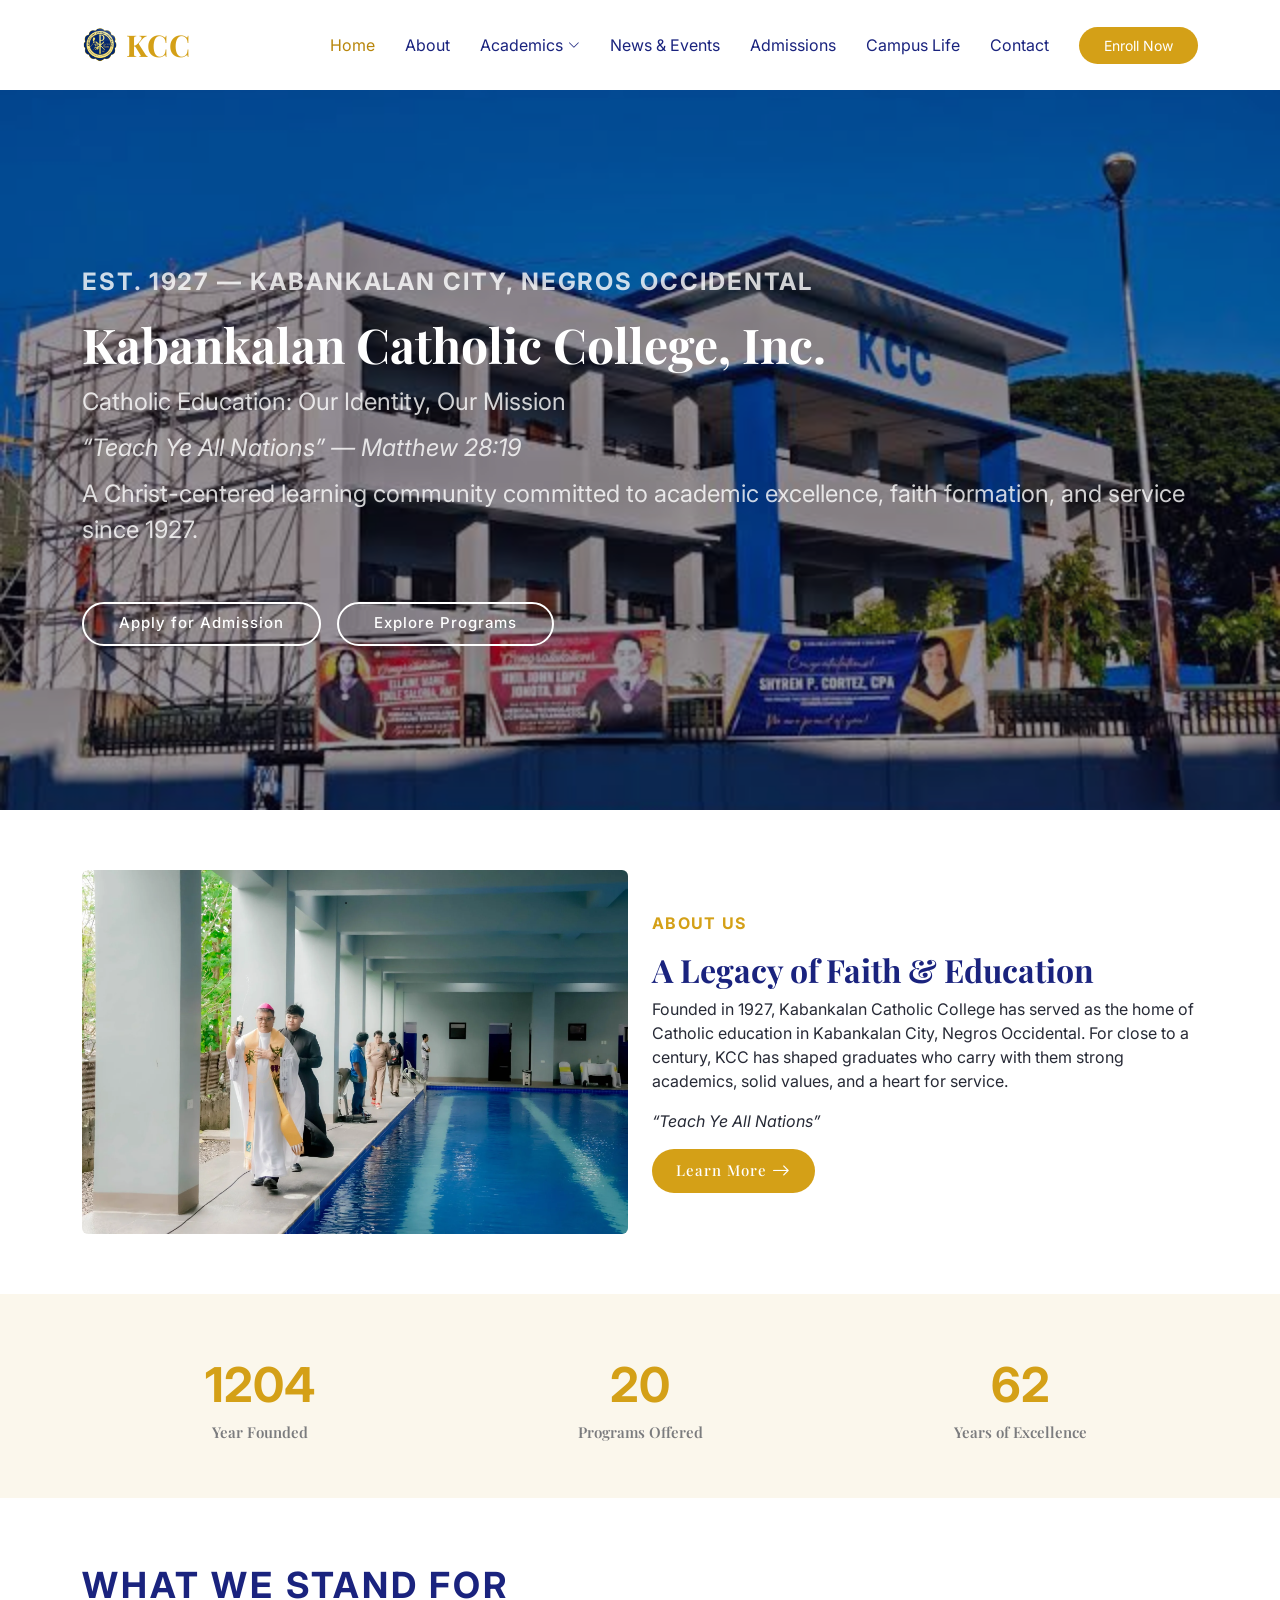
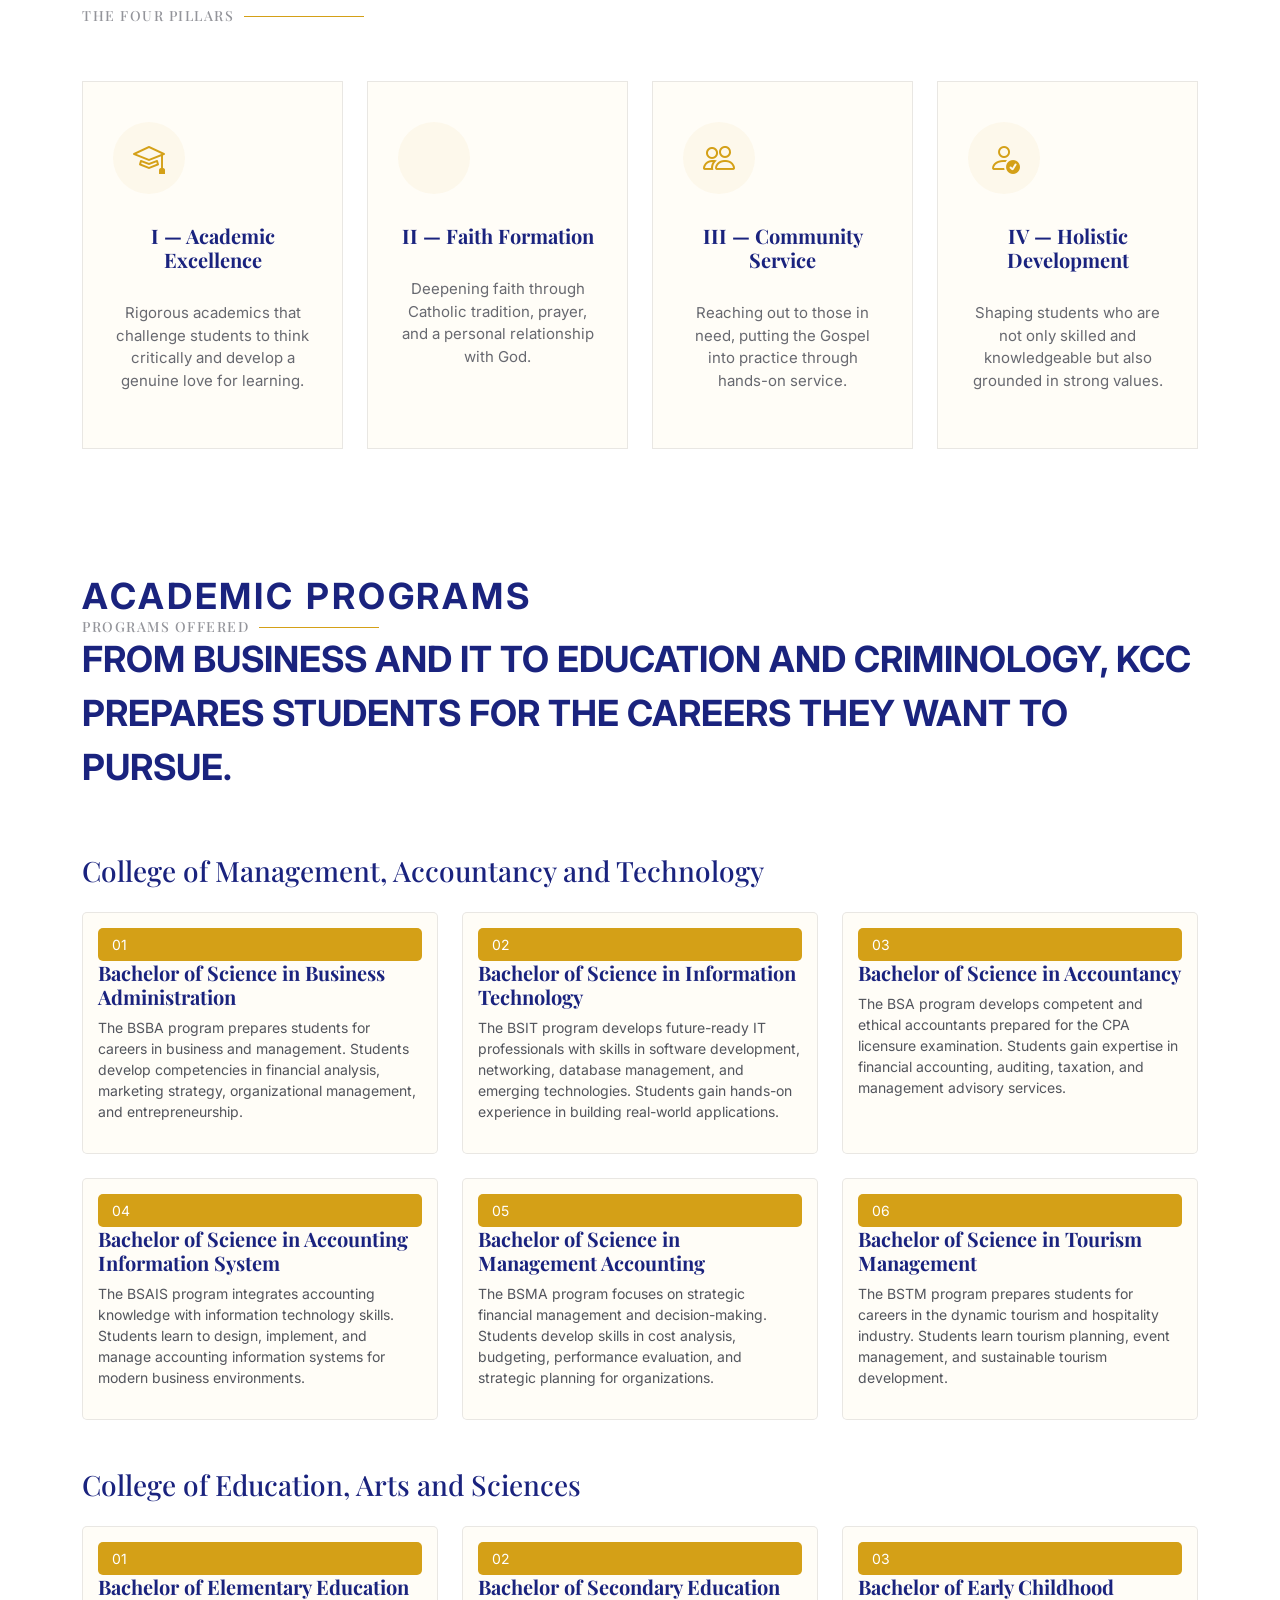
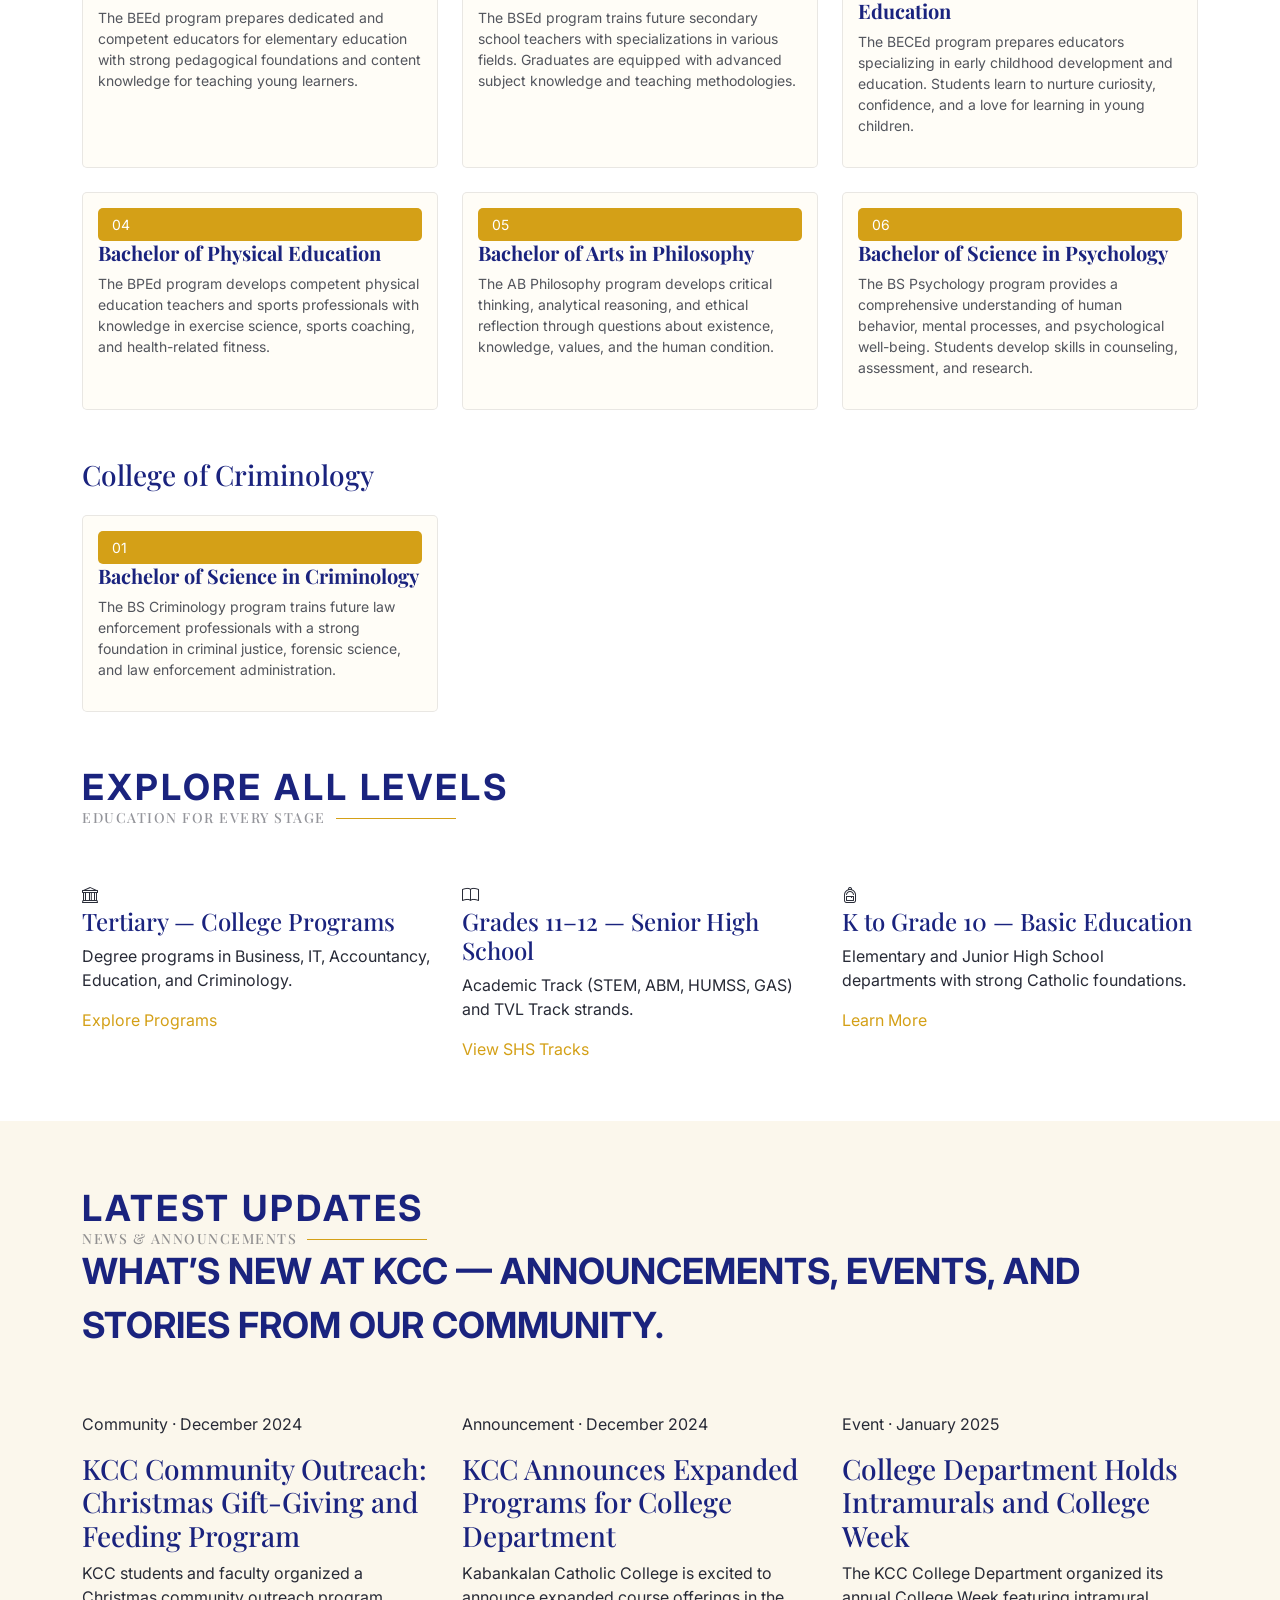
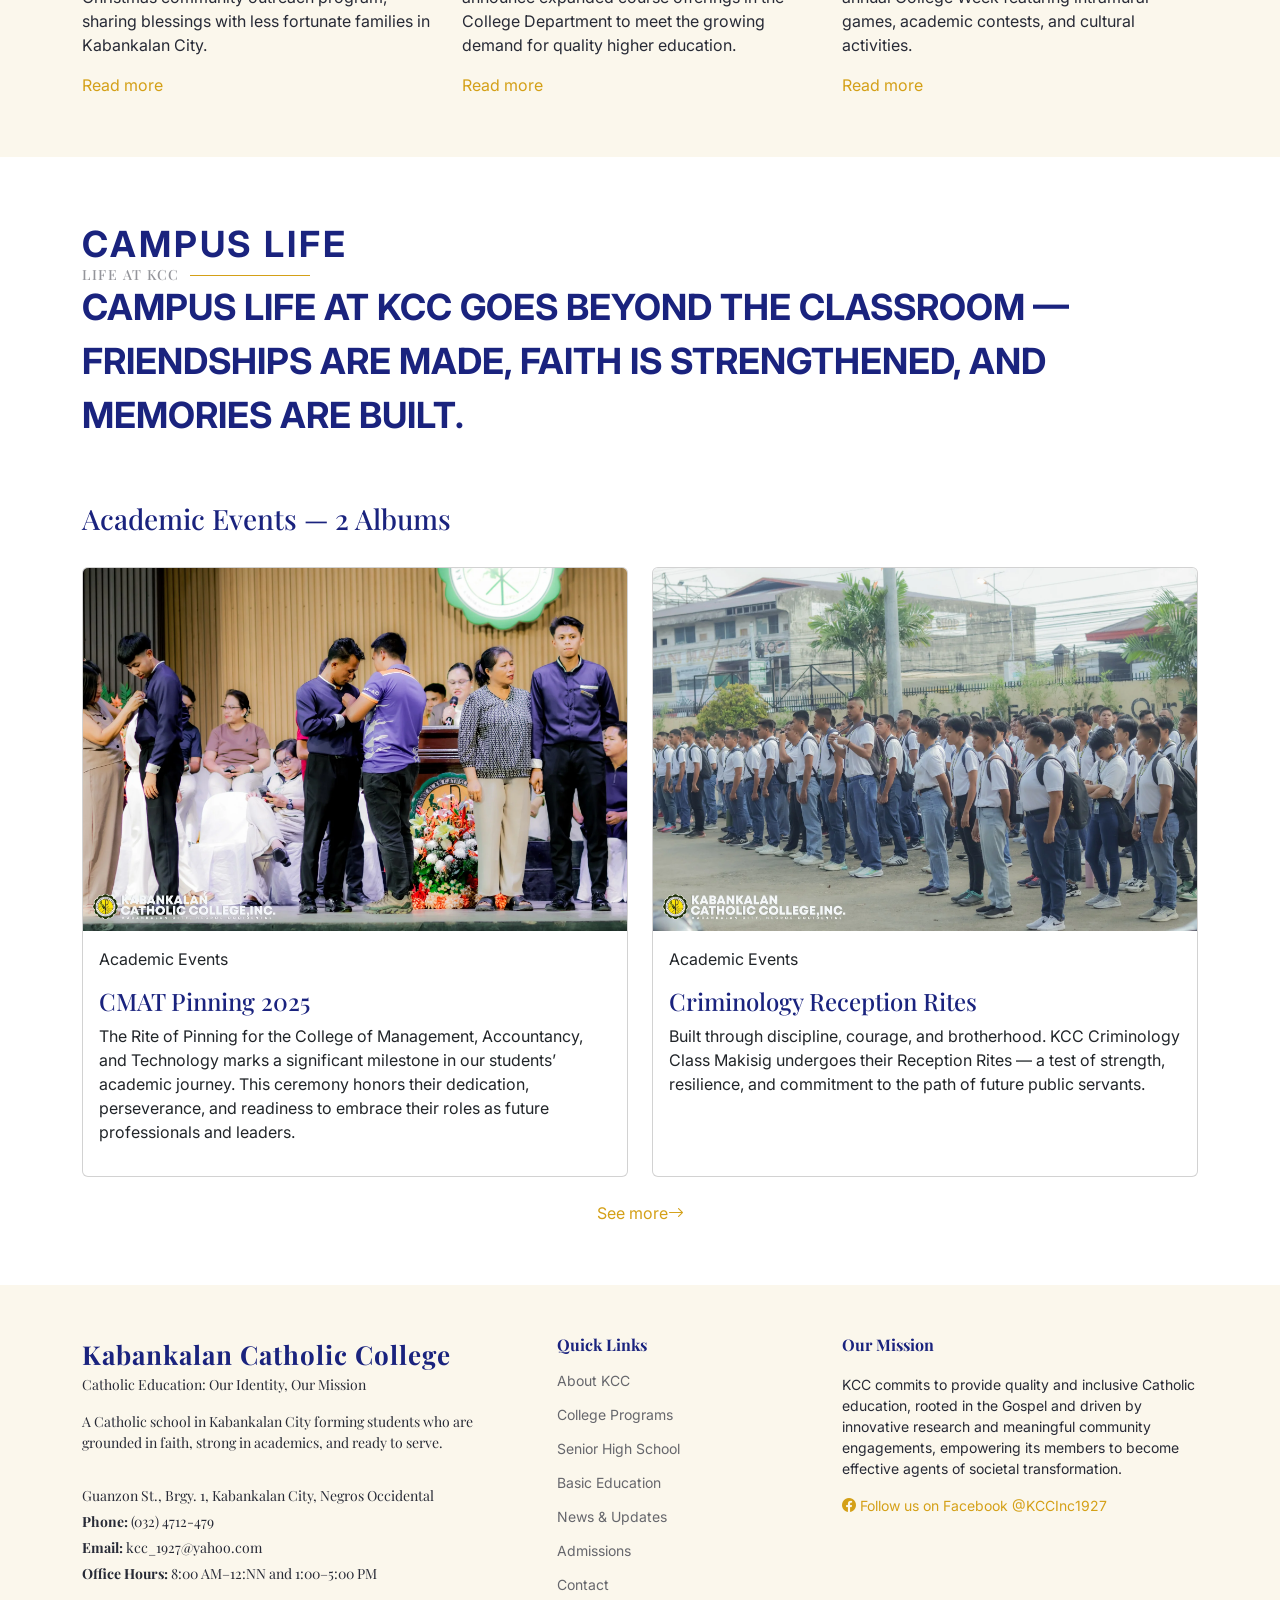
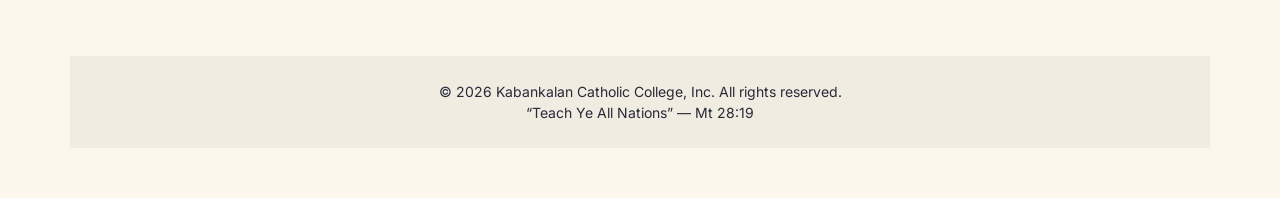
<file: index.html>
<!DOCTYPE html>
<html lang="en">

<head>
  <meta charset="utf-8">
  <meta content="width=device-width, initial-scale=1.0" name="viewport">
  <title>Kabankalan Catholic College, Inc. | Catholic Education: Our Identity, Our Mission</title>
  <meta name="description" content="Kabankalan Catholic College, Inc. is a Christ-centered Catholic educational institution in Kabankalan City, Negros Occidental, offering basic education, senior high school, and college programs.">

  <link href="assets/img/favicon.png" rel="icon">
  <link href="assets/img/apple-touch-icon.png" rel="apple-touch-icon">
  <link href="https://fonts.googleapis.com" rel="preconnect">
  <link href="https://fonts.gstatic.com" rel="preconnect" crossorigin>
  <link href="https://fonts.googleapis.com/css2?family=Inter:wght@400;500;600;700&family=Playfair+Display:wght@600;700&display=swap" rel="stylesheet">
  <link href="assets/vendor/bootstrap/css/bootstrap.min.css" rel="stylesheet">
  <link href="assets/vendor/bootstrap-icons/bootstrap-icons.css" rel="stylesheet">
  <link href="assets/vendor/aos/aos.css" rel="stylesheet">
  <link href="assets/vendor/glightbox/css/glightbox.min.css" rel="stylesheet">
  <link href="assets/vendor/swiper/swiper-bundle.min.css" rel="stylesheet">
  <link href="assets/css/main.css" rel="stylesheet">
</head>

<body class="index-page">
  <header id="header" class="header d-flex align-items-center sticky-top">
    <div class="container-fluid container-xl position-relative d-flex align-items-center">
      <a href="index.html" class="logo d-flex align-items-center me-auto">
        <img src="assets/img/kcc-logo.png" alt="Kabankalan Catholic College logo">
        <h1 class="sitename">KCC</h1>
      </a>

      <nav id="navmenu" class="navmenu">
        <ul>
          <li><a href="index.html#home" class="active">Home</a></li>
          <li><a href="about.html">About</a></li>
          <li class="dropdown"><a href="courses.html"><span>Academics</span> <i class="bi bi-chevron-down toggle-dropdown"></i></a>
            <ul>
              <li><a href="courses.html">College Programs</a></li>
              <li><a href="courses.html#senior-high">Senior High School</a></li>
              <li><a href="courses.html#basic-education">Basic Education</a></li>
            </ul>
          </li>
          <li><a href="events.html">News &amp; Events</a></li>
          <li><a href="pricing.html">Admissions</a></li>
          <li><a href="trainers.html">Campus Life</a></li>
          <li><a href="contact.html">Contact</a></li>
        </ul>
        <i class="mobile-nav-toggle d-xl-none bi bi-list"></i>
      </nav>

      <a class="btn-getstarted" href="https://kcc.wela.ph" target="_blank" rel="noopener">Enroll Now</a>
    </div>
  </header>

  <main class="main">
    <section id="home" class="hero section dark-background">
      <img src="assets/img/kcc.jpg" alt="Kabankalan Catholic College" data-aos="fade-in">
      <div class="container">
        <p class="hero-kicker mb-3" data-aos="fade-up" data-aos-delay="50">Est. 1927 — Kabankalan City, Negros Occidental</p>
        <h2 data-aos="fade-up" data-aos-delay="100">Kabankalan Catholic College, Inc.</h2>
        <p data-aos="fade-up" data-aos-delay="150">Catholic Education: Our Identity, Our Mission</p>
        <p class="fst-italic" data-aos="fade-up" data-aos-delay="200">“Teach Ye All Nations” — Matthew 28:19</p>
        <p data-aos="fade-up" data-aos-delay="250">A Christ-centered learning community committed to academic excellence, faith formation, and service since 1927.</p>
        <div class="d-flex flex-wrap gap-3 mt-4" data-aos="fade-up" data-aos-delay="300">
          <a href="https://kcc.wela.ph" target="_blank" rel="noopener" class="btn-get-started">Apply for Admission</a>
          <a href="#programs" class="btn-get-started">Explore Programs</a>
        </div>
      </div>
    </section>

    <section id="about" class="about section">
      <div class="container">
        <div class="row gy-4 align-items-center">
          <div class="col-lg-6" data-aos="fade-up">
            <img src="assets/img/about/33.webp" class="img-fluid rounded" alt="Kabankalan Catholic College community">
          </div>
          <div class="col-lg-6 content" data-aos="fade-up" data-aos-delay="100">
            <p class="section-kicker">About Us</p>
            <h3>A Legacy of Faith &amp; Education</h3>
            <p>Founded in 1927, Kabankalan Catholic College has served as the home of Catholic education in Kabankalan City, Negros Occidental. For close to a century, KCC has shaped graduates who carry with them strong academics, solid values, and a heart for service.</p>
            <p class="fst-italic">“Teach Ye All Nations”</p>
            <a href="about.html" class="read-more"><span>Learn More</span><i class="bi bi-arrow-right"></i></a>
          </div>
        </div>
      </div>
    </section>

    <section id="counts" class="section counts light-background">
      <div class="container" data-aos="fade-up">
        <div class="row gy-4">
          <div class="col-lg-4 col-md-6"><div class="stats-item text-center"><span data-purecounter-start="0" data-purecounter-end="1927" class="purecounter"></span><p>Year Founded</p></div></div>
          <div class="col-lg-4 col-md-6"><div class="stats-item text-center"><span data-purecounter-start="0" data-purecounter-end="32" class="purecounter"></span><p>Programs Offered</p></div></div>
          <div class="col-lg-4 col-md-6"><div class="stats-item text-center"><span data-purecounter-start="0" data-purecounter-end="99" class="purecounter"></span><p>Years of Excellence</p></div></div>
        </div>
      </div>
    </section>

    <section id="pillars" class="section why-us">
      <div class="container">
        <div class="section-title" data-aos="fade-up">
          <p class="section-kicker">What We Stand For</p>
          <h2>The Four Pillars</h2>
        </div>
        <div class="row gy-4">
          <div class="col-lg-3 col-md-6" data-aos="fade-up"><div class="icon-box d-flex flex-column h-100"><i class="bi bi-mortarboard"></i><h4>I — Academic Excellence</h4><p>Rigorous academics that challenge students to think critically and develop a genuine love for learning.</p></div></div>
          <div class="col-lg-3 col-md-6" data-aos="fade-up" data-aos-delay="100"><div class="icon-box d-flex flex-column h-100"><i class="bi bi-cross"></i><h4>II — Faith Formation</h4><p>Deepening faith through Catholic tradition, prayer, and a personal relationship with God.</p></div></div>
          <div class="col-lg-3 col-md-6" data-aos="fade-up" data-aos-delay="200"><div class="icon-box d-flex flex-column h-100"><i class="bi bi-people"></i><h4>III — Community Service</h4><p>Reaching out to those in need, putting the Gospel into practice through hands-on service.</p></div></div>
          <div class="col-lg-3 col-md-6" data-aos="fade-up" data-aos-delay="300"><div class="icon-box d-flex flex-column h-100"><i class="bi bi-person-check"></i><h4>IV — Holistic Development</h4><p>Shaping students who are not only skilled and knowledgeable but also grounded in strong values.</p></div></div>
        </div>
      </div>
    </section>

    <section id="programs" class="courses section">
      <div class="container section-title" data-aos="fade-up">
        <p class="section-kicker">Academic Programs</p>
        <h2>Programs Offered</h2>
        <p>From business and IT to education and criminology, KCC prepares students for the careers they want to pursue.</p>
      </div>
      <div class="container">
        <h3 class="mb-4" data-aos="fade-up">College of Management, Accountancy and Technology</h3>
        <div class="row gy-4">
          <div class="col-lg-4 col-md-6" data-aos="zoom-in"><div class="course-item h-100"><div class="course-content"><p class="category">01</p><h3>Bachelor of Science in Business Administration</h3><p class="description">The BSBA program prepares students for careers in business and management. Students develop competencies in financial analysis, marketing strategy, organizational management, and entrepreneurship.</p></div></div></div>
          <div class="col-lg-4 col-md-6" data-aos="zoom-in" data-aos-delay="100"><div class="course-item h-100"><div class="course-content"><p class="category">02</p><h3>Bachelor of Science in Information Technology</h3><p class="description">The BSIT program develops future-ready IT professionals with skills in software development, networking, database management, and emerging technologies. Students gain hands-on experience in building real-world applications.</p></div></div></div>
          <div class="col-lg-4 col-md-6" data-aos="zoom-in" data-aos-delay="200"><div class="course-item h-100"><div class="course-content"><p class="category">03</p><h3>Bachelor of Science in Accountancy</h3><p class="description">The BSA program develops competent and ethical accountants prepared for the CPA licensure examination. Students gain expertise in financial accounting, auditing, taxation, and management advisory services.</p></div></div></div>
          <div class="col-lg-4 col-md-6" data-aos="zoom-in"><div class="course-item h-100"><div class="course-content"><p class="category">04</p><h3>Bachelor of Science in Accounting Information System</h3><p class="description">The BSAIS program integrates accounting knowledge with information technology skills. Students learn to design, implement, and manage accounting information systems for modern business environments.</p></div></div></div>
          <div class="col-lg-4 col-md-6" data-aos="zoom-in" data-aos-delay="100"><div class="course-item h-100"><div class="course-content"><p class="category">05</p><h3>Bachelor of Science in Management Accounting</h3><p class="description">The BSMA program focuses on strategic financial management and decision-making. Students develop skills in cost analysis, budgeting, performance evaluation, and strategic planning for organizations.</p></div></div></div>
          <div class="col-lg-4 col-md-6" data-aos="zoom-in" data-aos-delay="200"><div class="course-item h-100"><div class="course-content"><p class="category">06</p><h3>Bachelor of Science in Tourism Management</h3><p class="description">The BSTM program prepares students for careers in the dynamic tourism and hospitality industry. Students learn tourism planning, event management, and sustainable tourism development.</p></div></div></div>
        </div>

        <h3 class="mt-5 mb-4" data-aos="fade-up">College of Education, Arts and Sciences</h3>
        <div class="row gy-4">
          <div class="col-lg-4 col-md-6" data-aos="zoom-in"><div class="course-item h-100"><div class="course-content"><p class="category">01</p><h3>Bachelor of Elementary Education</h3><p class="description">The BEEd program prepares dedicated and competent educators for elementary education with strong pedagogical foundations and content knowledge for teaching young learners.</p></div></div></div>
          <div class="col-lg-4 col-md-6" data-aos="zoom-in" data-aos-delay="100"><div class="course-item h-100"><div class="course-content"><p class="category">02</p><h3>Bachelor of Secondary Education</h3><p class="description">The BSEd program trains future secondary school teachers with specializations in various fields. Graduates are equipped with advanced subject knowledge and teaching methodologies.</p></div></div></div>
          <div class="col-lg-4 col-md-6" data-aos="zoom-in" data-aos-delay="200"><div class="course-item h-100"><div class="course-content"><p class="category">03</p><h3>Bachelor of Early Childhood Education</h3><p class="description">The BECEd program prepares educators specializing in early childhood development and education. Students learn to nurture curiosity, confidence, and a love for learning in young children.</p></div></div></div>
          <div class="col-lg-4 col-md-6" data-aos="zoom-in"><div class="course-item h-100"><div class="course-content"><p class="category">04</p><h3>Bachelor of Physical Education</h3><p class="description">The BPEd program develops competent physical education teachers and sports professionals with knowledge in exercise science, sports coaching, and health-related fitness.</p></div></div></div>
          <div class="col-lg-4 col-md-6" data-aos="zoom-in" data-aos-delay="100"><div class="course-item h-100"><div class="course-content"><p class="category">05</p><h3>Bachelor of Arts in Philosophy</h3><p class="description">The AB Philosophy program develops critical thinking, analytical reasoning, and ethical reflection through questions about existence, knowledge, values, and the human condition.</p></div></div></div>
          <div class="col-lg-4 col-md-6" data-aos="zoom-in" data-aos-delay="200"><div class="course-item h-100"><div class="course-content"><p class="category">06</p><h3>Bachelor of Science in Psychology</h3><p class="description">The BS Psychology program provides a comprehensive understanding of human behavior, mental processes, and psychological well-being. Students develop skills in counseling, assessment, and research.</p></div></div></div>
        </div>

        <h3 class="mt-5 mb-4" data-aos="fade-up">College of Criminology</h3>
        <div class="row"><div class="col-lg-4 col-md-6" data-aos="zoom-in"><div class="course-item h-100"><div class="course-content"><p class="category">01</p><h3>Bachelor of Science in Criminology</h3><p class="description">The BS Criminology program trains future law enforcement professionals with a strong foundation in criminal justice, forensic science, and law enforcement administration.</p></div></div></div></div>

        <div class="section-title mt-5" data-aos="fade-up"><p class="section-kicker">Explore All Levels</p><h2>Education for Every Stage</h2></div>
        <div class="row gy-4">
          <div class="col-lg-4" data-aos="fade-up"><div class="icon-box h-100"><i class="bi bi-bank"></i><h4>Tertiary — College Programs</h4><p>Degree programs in Business, IT, Accountancy, Education, and Criminology.</p><a href="courses.html">Explore Programs</a></div></div>
          <div class="col-lg-4" data-aos="fade-up" data-aos-delay="100"><div class="icon-box h-100"><i class="bi bi-book"></i><h4>Grades 11–12 — Senior High School</h4><p>Academic Track (STEM, ABM, HUMSS, GAS) and TVL Track strands.</p><a href="courses.html#senior-high">View SHS Tracks</a></div></div>
          <div class="col-lg-4" data-aos="fade-up" data-aos-delay="200"><div class="icon-box h-100"><i class="bi bi-backpack"></i><h4>K to Grade 10 — Basic Education</h4><p>Elementary and Junior High School departments with strong Catholic foundations.</p><a href="courses.html#basic-education">Learn More</a></div></div>
        </div>
      </div>
    </section>

    <section id="news" class="section light-background">
      <div class="container section-title" data-aos="fade-up"><p class="section-kicker">Latest Updates</p><h2>News &amp; Announcements</h2><p>What’s new at KCC — announcements, events, and stories from our community.</p></div>
      <div class="container">
        <div class="row gy-4">
          <div class="col-lg-4" data-aos="fade-up"><div class="course-item h-100"><div class="course-content"><p class="category">Community · December 2024</p><h3>KCC Community Outreach: Christmas Gift-Giving and Feeding Program</h3><p class="description">KCC students and faculty organized a Christmas community outreach program, sharing blessings with less fortunate families in Kabankalan City.</p><a href="events.html">Read more</a></div></div></div>
          <div class="col-lg-4" data-aos="fade-up" data-aos-delay="100"><div class="course-item h-100"><div class="course-content"><p class="category">Announcement · December 2024</p><h3>KCC Announces Expanded Programs for College Department</h3><p class="description">Kabankalan Catholic College is excited to announce expanded course offerings in the College Department to meet the growing demand for quality higher education.</p><a href="courses.html">Read more</a></div></div></div>
          <div class="col-lg-4" data-aos="fade-up" data-aos-delay="200"><div class="course-item h-100"><div class="course-content"><p class="category">Event · January 2025</p><h3>College Department Holds Intramurals and College Week</h3><p class="description">The KCC College Department organized its annual College Week featuring intramural games, academic contests, and cultural activities.</p><a href="events.html">Read more</a></div></div></div>
        </div>
      </div>
    </section>

    <section id="campus-life" class="section">
      <div class="container section-title" data-aos="fade-up"><p class="section-kicker">Campus Life</p><h2>Life at KCC</h2><p>Campus life at KCC goes beyond the classroom — friendships are made, faith is strengthened, and memories are built.</p></div>
      <div class="container">
        <h3 data-aos="fade-up">Academic Events — 2 Albums</h3>
        <div class="row gy-4 mt-2">
          <div class="col-lg-6" data-aos="fade-up"><div class="card h-100"><img src="assets/img/event/cmat/campus-1.webp" class="card-img-top" alt="CMAT Pinning 2025"><div class="card-body"><p class="category">Academic Events</p><h4>CMAT Pinning 2025</h4><p>The Rite of Pinning for the College of Management, Accountancy, and Technology marks a significant milestone in our students’ academic journey. This ceremony honors their dedication, perseverance, and readiness to embrace their roles as future professionals and leaders.</p></div></div></div>
          <div class="col-lg-6" data-aos="fade-up" data-aos-delay="100"><div class="card h-100"><img src="assets/img/event/criminology/campus-6.webp" class="card-img-top" alt="KCC Criminology Reception Rites"><div class="card-body"><p class="category">Academic Events</p><h4>Criminology Reception Rites</h4><p>Built through discipline, courage, and brotherhood. KCC Criminology Class Makisig undergoes their Reception Rites — a test of strength, resilience, and commitment to the path of future public servants.</p></div></div></div>
        </div>
        <div class="text-center mt-4"><a href="events.html" class="read-more"><span>See more</span><i class="bi bi-arrow-right"></i></a></div>
      </div>
    </section>
  </main>

  <footer id="footer" class="footer position-relative light-background">
    <div class="container footer-top">
      <div class="row gy-4">
        <div class="col-lg-5 footer-about">
          <a href="index.html" class="logo d-flex align-items-center"><span class="sitename">Kabankalan Catholic College</span></a>
          <p>Catholic Education: Our Identity, Our Mission</p>
          <p>A Catholic school in Kabankalan City forming students who are grounded in faith, strong in academics, and ready to serve.</p>
          <div class="footer-contact pt-3"><p>Guanzon St., Brgy. 1, Kabankalan City, Negros Occidental</p><p><strong>Phone:</strong> (032) 4712-479</p><p><strong>Email:</strong> kcc_1927@yahoo.com</p><p><strong>Office Hours:</strong> 8:00 AM–12:NN and 1:00–5:00 PM</p></div>
        </div>
        <div class="col-lg-3 footer-links"><h4>Quick Links</h4><ul><li><a href="about.html">About KCC</a></li><li><a href="courses.html">College Programs</a></li><li><a href="courses.html#senior-high">Senior High School</a></li><li><a href="courses.html#basic-education">Basic Education</a></li><li><a href="events.html">News &amp; Updates</a></li><li><a href="pricing.html">Admissions</a></li><li><a href="contact.html">Contact</a></li></ul></div>
        <div class="col-lg-4"><h4>Our Mission</h4><p>KCC commits to provide quality and inclusive Catholic education, rooted in the Gospel and driven by innovative research and meaningful community engagements, empowering its members to become effective agents of societal transformation.</p><p><a href="https://www.facebook.com/KCCInc1927" target="_blank" rel="noopener"><i class="bi bi-facebook"></i> Follow us on Facebook @KCCInc1927</a></p></div>
      </div>
    </div>
    <div class="container copyright text-center mt-4"><p>© 2026 Kabankalan Catholic College, Inc. All rights reserved.</p><p>“Teach Ye All Nations” — Mt 28:19</p></div>
  </footer>

  <a href="#" id="scroll-top" class="scroll-top d-flex align-items-center justify-content-center"><i class="bi bi-arrow-up-short"></i></a>
  <script src="assets/vendor/bootstrap/js/bootstrap.bundle.min.js"></script>
  <script src="assets/vendor/aos/aos.js"></script>
  <script src="assets/vendor/glightbox/js/glightbox.min.js"></script>
  <script src="assets/vendor/purecounter/purecounter_vanilla.js"></script>
  <script src="assets/vendor/swiper/swiper-bundle.min.js"></script>
  <script src="assets/js/main.js"></script>
</body>
</html>
</file>
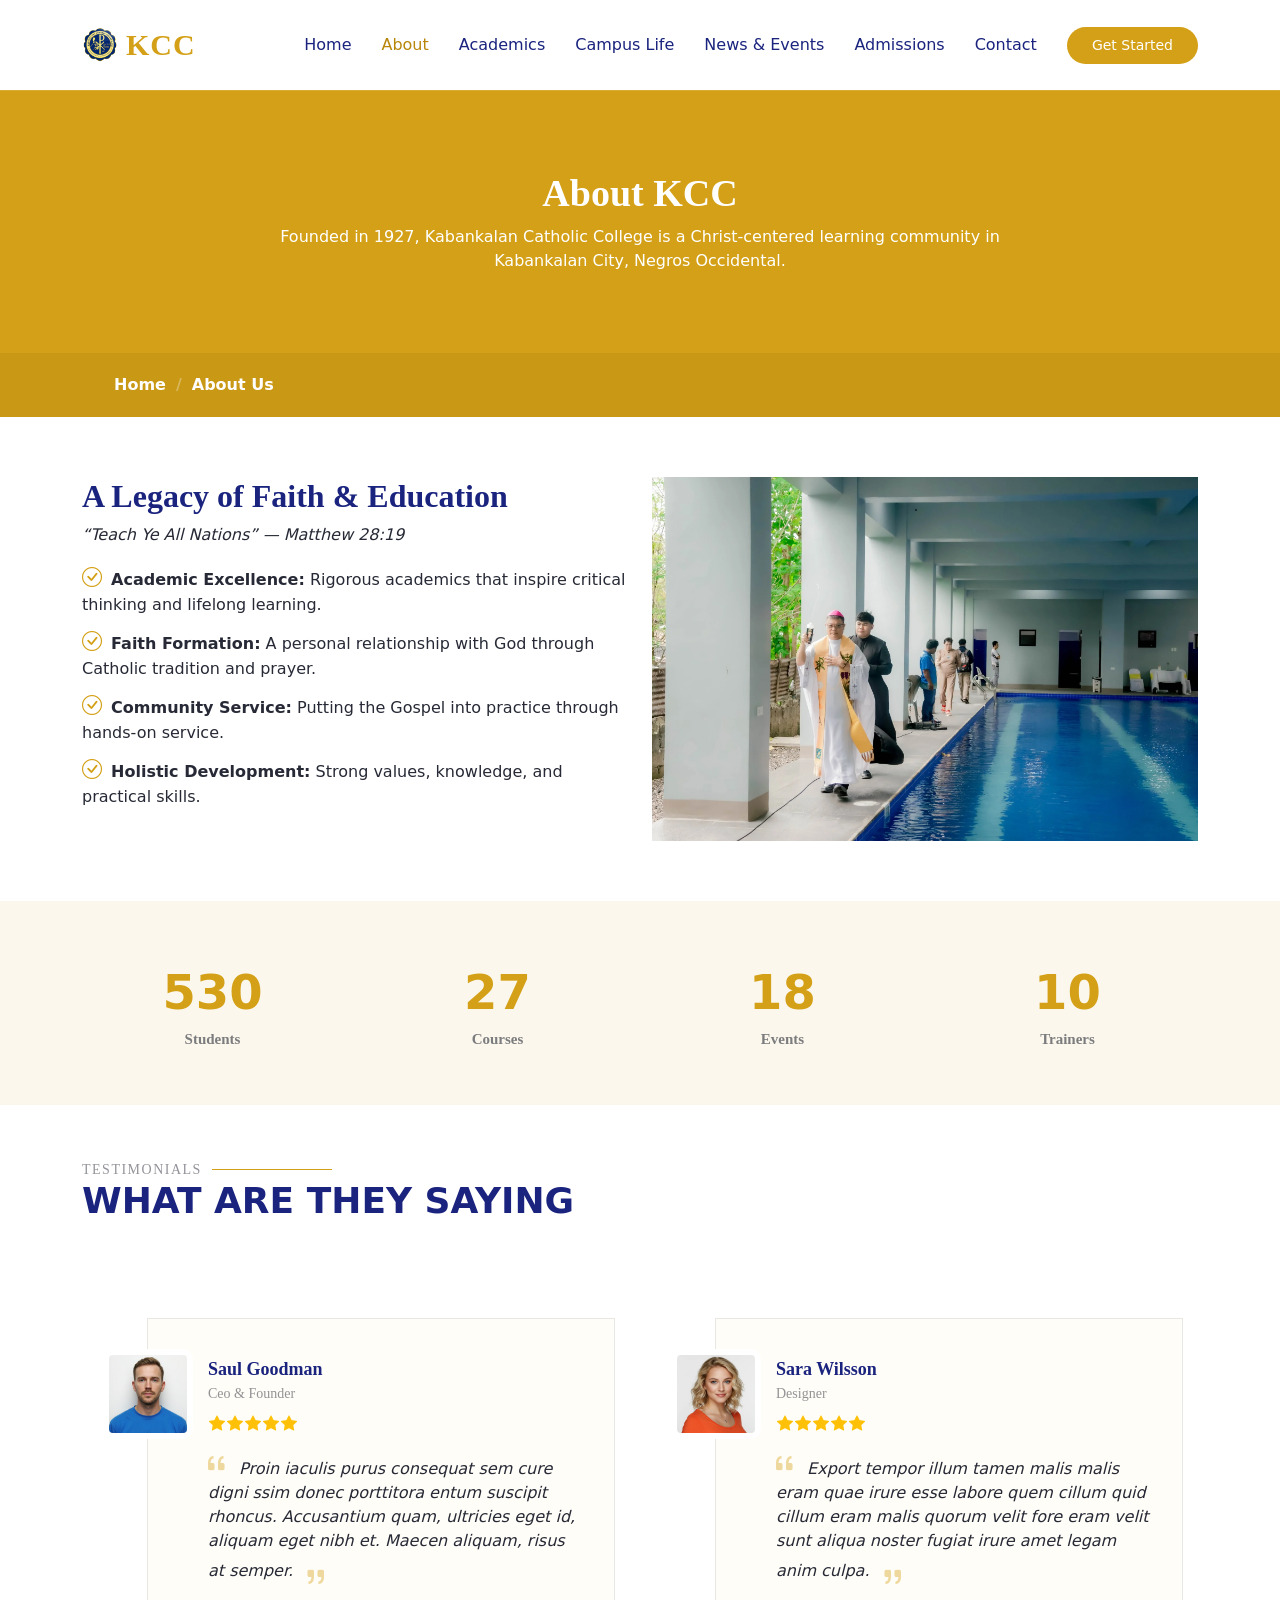
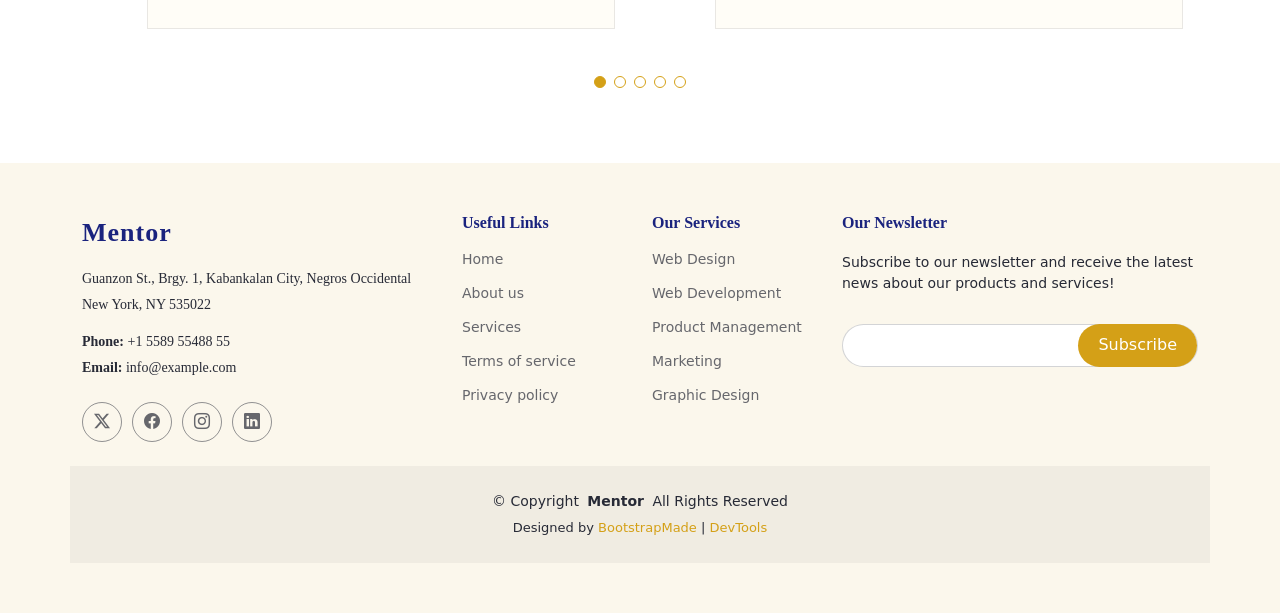
<file: about.html>
<!DOCTYPE html>
<html lang="en">

<head>
  <meta charset="utf-8">
  <meta content="width=device-width, initial-scale=1.0" name="viewport">
  <title>About KCC | Kabankalan Catholic College, Inc.</title>
  <meta name="description" content="">
  <meta name="keywords" content="">

  <!-- Favicons -->
  <link href="assets/img/favicon.png" rel="icon">
  <link href="assets/img/apple-touch-icon.png" rel="apple-touch-icon">

  <!-- Fonts -->
  <link href="https://fonts.googleapis.com" rel="preconnect">
  <link href="https://fonts.gstatic.com" rel="preconnect" crossorigin>
  <link href="https://fonts.googleapis.com/css2?family=Open+Sans:ital,wght@0,300;0,400;0,500;0,600;0,700;0,800;1,300;1,400;1,500;1,600;1,700;1,800&family=Poppins:ital,wght@0,100;0,200;0,300;0,400;0,500;0,600;0,700;0,800;0,900;1,100;1,200;1,300;1,400;1,500;1,600;1,700;1,800;1,900&family=Raleway:ital,wght@0,100;0,200;0,300;0,400;0,500;0,600;0,700;0,800;0,900;1,100;1,200;1,300;1,400;1,500;1,600;1,700;1,800;1,900&display=swap" rel="stylesheet">

  <!-- Vendor CSS Files -->
  <link href="assets/vendor/bootstrap/css/bootstrap.min.css" rel="stylesheet">
  <link href="assets/vendor/bootstrap-icons/bootstrap-icons.css" rel="stylesheet">
  <link href="assets/vendor/aos/aos.css" rel="stylesheet">
  <link href="assets/vendor/glightbox/css/glightbox.min.css" rel="stylesheet">
  <link href="assets/vendor/swiper/swiper-bundle.min.css" rel="stylesheet">

  <!-- Main CSS File -->
  <link href="assets/css/main.css" rel="stylesheet">

  <!-- =======================================================
  * Template Name: Mentor
  * Template URL: https://bootstrapmade.com/mentor-free-education-bootstrap-theme/
  * Updated: Jul 07 2025 with Bootstrap v5.3.7
  * Author: BootstrapMade.com
  * License: https://bootstrapmade.com/license/
  ======================================================== -->
</head>

<body class="about-page">

  <header id="header" class="header d-flex align-items-center sticky-top">
    <div class="container-fluid container-xl position-relative d-flex align-items-center">

      <a href="index.html" class="logo d-flex align-items-center me-auto">
        <!-- Uncomment the line below if you also wish to use an image logo -->
        <!-- <img src="assets/img/logo.webp" alt=""> -->
        <img src="assets/img/kcc-logo.png" alt="KCC logo">
        <h1 class="sitename">KCC</h1>
      </a>

      <nav id="navmenu" class="navmenu">
        <ul>
          <li><a href="index.html">Home<br></a></li>
          <li><a href="about.html" class="active">About</a></li>
          <li><a href="courses.html">Academics</a></li>
          <li><a href="trainers.html">Campus Life</a></li>
          <li><a href="events.html">News &amp; Events</a></li>
          <li><a href="pricing.html">Admissions</a></li>
          <li><a href="contact.html">Contact</a></li>
        </ul>
        <i class="mobile-nav-toggle d-xl-none bi bi-list"></i>
      </nav>

      <a class="btn-getstarted" href="courses.html">Get Started</a>

    </div>
  </header>

  <main class="main">

    <!-- Page Title -->
    <div class="page-title" data-aos="fade">
      <div class="heading">
        <div class="container">
          <div class="row d-flex justify-content-center text-center">
            <div class="col-lg-8">
              <h1>About KCC</h1>
              <p class="mb-0">Founded in 1927, Kabankalan Catholic College is a Christ-centered learning community in Kabankalan City, Negros Occidental.</p>
            </div>
          </div>
        </div>
      </div>
      <nav class="breadcrumbs">
        <div class="container">
          <ol>
            <li><a href="index.html">Home</a></li>
            <li class="current">About Us<br></li>
          </ol>
        </div>
      </nav>
    </div><!-- End Page Title -->

    <!-- About Us Section -->
    <section id="about-us" class="section about-us">

      <div class="container">

        <div class="row gy-4">

          <div class="col-lg-6 order-1 order-lg-2" data-aos="fade-up" data-aos-delay="100">
            <img src="assets/img/about/33.webp" class="img-fluid" alt="">
          </div>

          <div class="col-lg-6 order-2 order-lg-1 content" data-aos="fade-up" data-aos-delay="200">
            <h3>A Legacy of Faith &amp; Education</h3>
            <p class="fst-italic">
              “Teach Ye All Nations” — Matthew 28:19
            </p>
            <ul>
              <li><i class="bi bi-check-circle"></i> <span><strong>Academic Excellence:</strong> Rigorous academics that inspire critical thinking and lifelong learning.</span></li>
              <li><i class="bi bi-check-circle"></i> <span><strong>Faith Formation:</strong> A personal relationship with God through Catholic tradition and prayer.</span></li>
              <li><i class="bi bi-check-circle"></i> <span><strong>Community Service:</strong> Putting the Gospel into practice through hands-on service.</span></li>
              <li><i class="bi bi-check-circle"></i> <span><strong>Holistic Development:</strong> Strong values, knowledge, and practical skills.</span></li>
            </ul>
          </div>

        </div>

      </div>

    </section><!-- /About Us Section -->

    <!-- Counts Section -->
    <section id="counts" class="section counts light-background">

      <div class="container" data-aos="fade-up" data-aos-delay="100">

        <div class="row gy-4">

          <div class="col-lg-3 col-md-6">
            <div class="stats-item text-center w-100 h-100">
              <span data-purecounter-start="0" data-purecounter-end="1232" data-purecounter-duration="1" class="purecounter"></span>
              <p>Students</p>
            </div>
          </div><!-- End Stats Item -->

          <div class="col-lg-3 col-md-6">
            <div class="stats-item text-center w-100 h-100">
              <span data-purecounter-start="0" data-purecounter-end="64" data-purecounter-duration="1" class="purecounter"></span>
              <p>Courses</p>
            </div>
          </div><!-- End Stats Item -->

          <div class="col-lg-3 col-md-6">
            <div class="stats-item text-center w-100 h-100">
              <span data-purecounter-start="0" data-purecounter-end="42" data-purecounter-duration="1" class="purecounter"></span>
              <p>Events</p>
            </div>
          </div><!-- End Stats Item -->

          <div class="col-lg-3 col-md-6">
            <div class="stats-item text-center w-100 h-100">
              <span data-purecounter-start="0" data-purecounter-end="24" data-purecounter-duration="1" class="purecounter"></span>
              <p>Trainers</p>
            </div>
          </div><!-- End Stats Item -->

        </div>

      </div>

    </section><!-- /Counts Section -->

    <!-- Testimonials Section -->
    <section id="testimonials" class="testimonials section">

      <!-- Section Title -->
      <div class="container section-title" data-aos="fade-up">
        <h2>Testimonials</h2>
        <p>What are they saying</p>
      </div><!-- End Section Title -->

      <div class="container" data-aos="fade-up" data-aos-delay="100">

        <div class="swiper init-swiper">
          <script type="application/json" class="swiper-config">
            {
              "loop": true,
              "speed": 600,
              "autoplay": {
                "delay": 5000
              },
              "slidesPerView": "auto",
              "pagination": {
                "el": ".swiper-pagination",
                "type": "bullets",
                "clickable": true
              },
              "breakpoints": {
                "320": {
                  "slidesPerView": 1,
                  "spaceBetween": 40
                },
                "1200": {
                  "slidesPerView": 2,
                  "spaceBetween": 20
                }
              }
            }
          </script>
          <div class="swiper-wrapper">

            <div class="swiper-slide">
              <div class="testimonial-wrap">
                <div class="testimonial-item">
                  <img src="assets/img/person/person-m-9.webp" class="testimonial-img" alt="">
                  <h3>Saul Goodman</h3>
                  <h4>Ceo &amp; Founder</h4>
                  <div class="stars">
                    <i class="bi bi-star-fill"></i><i class="bi bi-star-fill"></i><i class="bi bi-star-fill"></i><i class="bi bi-star-fill"></i><i class="bi bi-star-fill"></i>
                  </div>
                  <p>
                    <i class="bi bi-quote quote-icon-left"></i>
                    <span>Proin iaculis purus consequat sem cure digni ssim donec porttitora entum suscipit rhoncus. Accusantium quam, ultricies eget id, aliquam eget nibh et. Maecen aliquam, risus at semper.</span>
                    <i class="bi bi-quote quote-icon-right"></i>
                  </p>
                </div>
              </div>
            </div><!-- End testimonial item -->

            <div class="swiper-slide">
              <div class="testimonial-wrap">
                <div class="testimonial-item">
                  <img src="assets/img/person/person-f-5.webp" class="testimonial-img" alt="">
                  <h3>Sara Wilsson</h3>
                  <h4>Designer</h4>
                  <div class="stars">
                    <i class="bi bi-star-fill"></i><i class="bi bi-star-fill"></i><i class="bi bi-star-fill"></i><i class="bi bi-star-fill"></i><i class="bi bi-star-fill"></i>
                  </div>
                  <p>
                    <i class="bi bi-quote quote-icon-left"></i>
                    <span>Export tempor illum tamen malis malis eram quae irure esse labore quem cillum quid cillum eram malis quorum velit fore eram velit sunt aliqua noster fugiat irure amet legam anim culpa.</span>
                    <i class="bi bi-quote quote-icon-right"></i>
                  </p>
                </div>
              </div>
            </div><!-- End testimonial item -->

            <div class="swiper-slide">
              <div class="testimonial-wrap">
                <div class="testimonial-item">
                  <img src="assets/img/person/person-f-12.webp" class="testimonial-img" alt="">
                  <h3>Jena Karlis</h3>
                  <h4>Store Owner</h4>
                  <div class="stars">
                    <i class="bi bi-star-fill"></i><i class="bi bi-star-fill"></i><i class="bi bi-star-fill"></i><i class="bi bi-star-fill"></i><i class="bi bi-star-fill"></i>
                  </div>
                  <p>
                    <i class="bi bi-quote quote-icon-left"></i>
                    <span>Enim nisi quem export duis labore cillum quae magna enim sint quorum nulla quem veniam duis minim tempor labore quem eram duis noster aute amet eram fore quis sint minim.</span>
                    <i class="bi bi-quote quote-icon-right"></i>
                  </p>
                </div>
              </div>
            </div><!-- End testimonial item -->

            <div class="swiper-slide">
              <div class="testimonial-wrap">
                <div class="testimonial-item">
                  <img src="assets/img/person/person-m-12.webp" class="testimonial-img" alt="">
                  <h3>Matt Brandon</h3>
                  <h4>Freelancer</h4>
                  <div class="stars">
                    <i class="bi bi-star-fill"></i><i class="bi bi-star-fill"></i><i class="bi bi-star-fill"></i><i class="bi bi-star-fill"></i><i class="bi bi-star-fill"></i>
                  </div>
                  <p>
                    <i class="bi bi-quote quote-icon-left"></i>
                    <span>Fugiat enim eram quae cillum dolore dolor amet nulla culpa multos export minim fugiat minim velit minim dolor enim duis veniam ipsum anim magna sunt elit fore quem dolore labore illum veniam.</span>
                    <i class="bi bi-quote quote-icon-right"></i>
                  </p>
                </div>
              </div>
            </div><!-- End testimonial item -->

            <div class="swiper-slide">
              <div class="testimonial-wrap">
                <div class="testimonial-item">
                  <img src="assets/img/person/person-m-13.webp" class="testimonial-img" alt="">
                  <h3>John Larson</h3>
                  <h4>Entrepreneur</h4>
                  <div class="stars">
                    <i class="bi bi-star-fill"></i><i class="bi bi-star-fill"></i><i class="bi bi-star-fill"></i><i class="bi bi-star-fill"></i><i class="bi bi-star-fill"></i>
                  </div>
                  <p>
                    <i class="bi bi-quote quote-icon-left"></i>
                    <span>Quis quorum aliqua sint quem legam fore sunt eram irure aliqua veniam tempor noster veniam enim culpa labore duis sunt culpa nulla illum cillum fugiat legam esse veniam culpa fore nisi cillum quid.</span>
                    <i class="bi bi-quote quote-icon-right"></i>
                  </p>
                </div>
              </div>
            </div><!-- End testimonial item -->

          </div>
          <div class="swiper-pagination"></div>
        </div>

      </div>

    </section><!-- /Testimonials Section -->

  </main>

  <footer id="footer" class="footer position-relative light-background">

    <div class="container footer-top">
      <div class="row gy-4">
        <div class="col-lg-4 col-md-6 footer-about">
          <a href="index.html" class="logo d-flex align-items-center">
            <span class="sitename">Mentor</span>
          </a>
          <div class="footer-contact pt-3">
            <p>Guanzon St., Brgy. 1, Kabankalan City, Negros Occidental</p>
            <p>New York, NY 535022</p>
            <p class="mt-3"><strong>Phone:</strong> <span>+1 5589 55488 55</span></p>
            <p><strong>Email:</strong> <span>info@example.com</span></p>
          </div>
          <div class="social-links d-flex mt-4">
            <a href=""><i class="bi bi-twitter-x"></i></a>
            <a href=""><i class="bi bi-facebook"></i></a>
            <a href=""><i class="bi bi-instagram"></i></a>
            <a href=""><i class="bi bi-linkedin"></i></a>
          </div>
        </div>

        <div class="col-lg-2 col-md-3 footer-links">
          <h4>Useful Links</h4>
          <ul>
            <li><a href="#">Home</a></li>
            <li><a href="#">About us</a></li>
            <li><a href="#">Services</a></li>
            <li><a href="#">Terms of service</a></li>
            <li><a href="#">Privacy policy</a></li>
          </ul>
        </div>

        <div class="col-lg-2 col-md-3 footer-links">
          <h4>Our Services</h4>
          <ul>
            <li><a href="#">Web Design</a></li>
            <li><a href="#">Web Development</a></li>
            <li><a href="#">Product Management</a></li>
            <li><a href="#">Marketing</a></li>
            <li><a href="#">Graphic Design</a></li>
          </ul>
        </div>

        <div class="col-lg-4 col-md-12 footer-newsletter">
          <h4>Our Newsletter</h4>
          <p>Subscribe to our newsletter and receive the latest news about our products and services!</p>
          <form action="#" method="post" class="email-form">
            <div class="newsletter-form"><input type="email" name="email"><input type="submit" value="Subscribe"></div>
            <div class="loading">Loading</div>
            <div class="error-message"></div>
            <div class="sent-message">Your subscription request has been sent. Thank you!</div>
          </form>
        </div>

      </div>
    </div>

    <div class="container copyright text-center mt-4">
      <p>© <span>Copyright</span> <strong class="px-1 sitename">Mentor</strong> <span>All Rights Reserved</span></p>
      <div class="credits">
        <!-- All the links in the footer should remain intact. -->
        <!-- You can delete the links only if you've purchased the pro version. -->
        <!-- Licensing information: https://bootstrapmade.com/license/ -->
        Designed by <a href="https://bootstrapmade.com/">BootstrapMade</a> | <a href="https://bootstrapmade.com/tools/">DevTools</a>
      </div>
    </div>

  </footer>

  <!-- Scroll Top -->
  <a href="#" id="scroll-top" class="scroll-top d-flex align-items-center justify-content-center"><i class="bi bi-arrow-up-short"></i></a>

  <!-- Preloader -->
  <div id="preloader"></div>

  <!-- Vendor JS Files -->
  <script src="assets/vendor/bootstrap/js/bootstrap.bundle.min.js"></script>
  <script src="assets/vendor/aos/aos.js"></script>
  <script src="assets/vendor/glightbox/js/glightbox.min.js"></script>
  <script src="assets/vendor/purecounter/purecounter_vanilla.js"></script>
  <script src="assets/vendor/swiper/swiper-bundle.min.js"></script>

  <!-- Main JS File -->
  <script src="assets/js/main.js"></script>

</body>

</html>
</file>
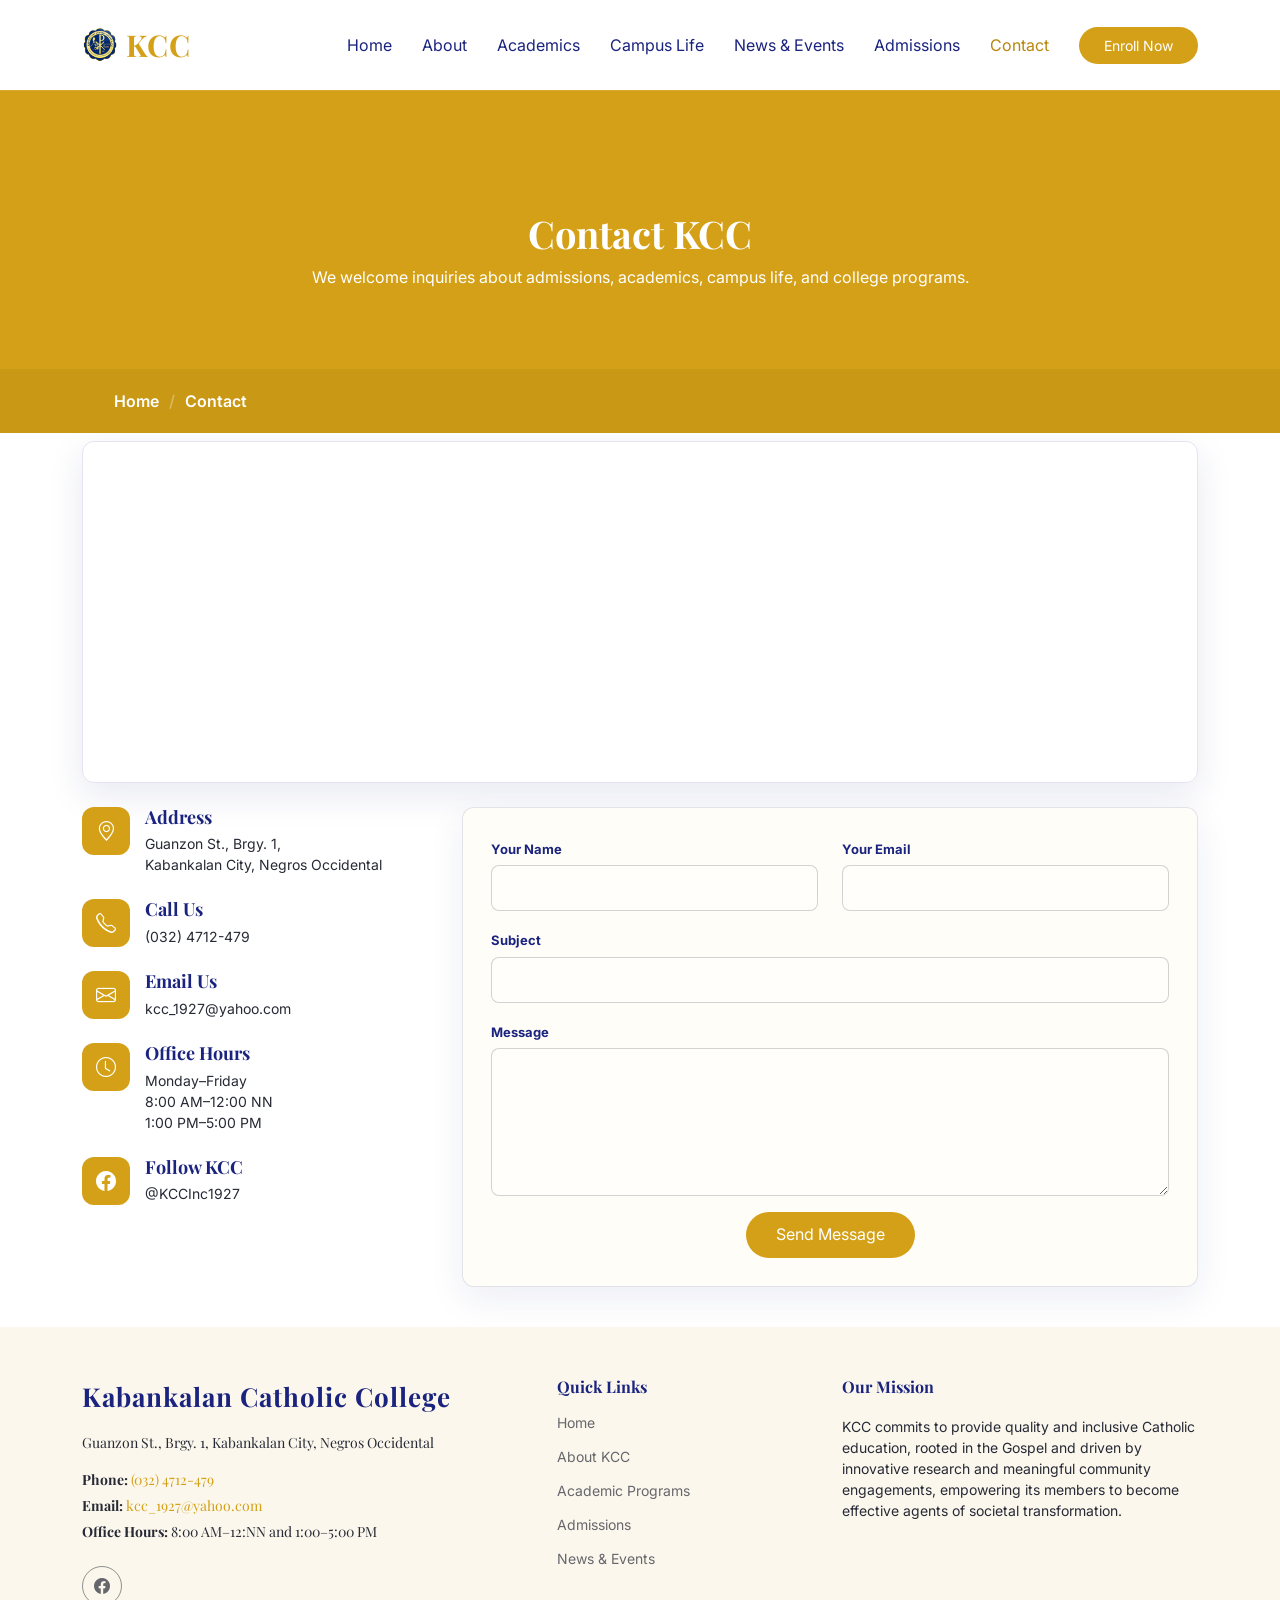
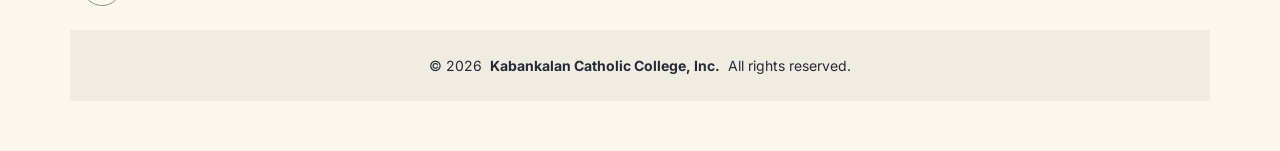
<file: contact.html>
<!DOCTYPE html>
<html lang="en">

<head>
  <meta charset="utf-8">
  <meta content="width=device-width, initial-scale=1.0" name="viewport">
  <title>Contact KCC | Kabankalan Catholic College, Inc.</title>
  <meta name="description" content="Contact Kabankalan Catholic College, Inc. by phone or email, or visit us at Guanzon St., Brgy. 1, Kabankalan City, Negros Occidental.">
  <meta name="keywords" content="Kabankalan Catholic College, KCC contact, KCC admissions">

  <link href="assets/img/favicon.png" rel="icon">
  <link href="assets/img/apple-touch-icon.png" rel="apple-touch-icon">
  <link href="https://fonts.googleapis.com" rel="preconnect">
  <link href="https://fonts.gstatic.com" rel="preconnect" crossorigin>
  <link href="https://fonts.googleapis.com/css2?family=Inter:wght@400;500;600;700&family=Playfair+Display:wght@600;700&display=swap" rel="stylesheet">
  <link href="assets/vendor/bootstrap/css/bootstrap.min.css" rel="stylesheet">
  <link href="assets/vendor/bootstrap-icons/bootstrap-icons.css" rel="stylesheet">
  <link href="assets/vendor/aos/aos.css" rel="stylesheet">
  <link href="assets/vendor/glightbox/css/glightbox.min.css" rel="stylesheet">
  <link href="assets/vendor/swiper/swiper-bundle.min.css" rel="stylesheet">
  <link href="assets/css/main.css" rel="stylesheet">
</head>

<body class="contact-page">
  <header id="header" class="header d-flex align-items-center sticky-top">
    <div class="container-fluid container-xl position-relative d-flex align-items-center">
      <a href="index.html" class="logo d-flex align-items-center me-auto" aria-label="Kabankalan Catholic College home">
        <img src="assets/img/kcc-logo.png" alt="Kabankalan Catholic College logo">
        <h1 class="sitename">KCC</h1>
      </a>

      <nav id="navmenu" class="navmenu" aria-label="Main navigation">
        <ul>
          <li><a href="index.html">Home</a></li>
          <li><a href="about.html">About</a></li>
          <li><a href="courses.html">Academics</a></li>
          <li><a href="trainers.html">Campus Life</a></li>
          <li><a href="events.html">News &amp; Events</a></li>
          <li><a href="pricing.html">Admissions</a></li>
          <li><a href="contact.html" class="active">Contact</a></li>
        </ul>
        <i class="mobile-nav-toggle d-xl-none bi bi-list" aria-label="Toggle navigation"></i>
      </nav>

      <a class="btn-getstarted" href="https://kcc.wela.ph" target="_blank" rel="noopener">Enroll Now</a>
    </div>
  </header>

  <main class="main">
    <div class="page-title" data-aos="fade">
      <div class="heading">
        <div class="container">
          <div class="row d-flex justify-content-center text-center">
            <div class="col-lg-8">
              <p class="section-kicker">Get in Touch</p>
              <h1>Contact KCC</h1>
              <p class="mb-0">We welcome inquiries about admissions, academics, campus life, and college programs.</p>
            </div>
          </div>
        </div>
      </div>
      <nav class="breadcrumbs" aria-label="Breadcrumb">
        <div class="container">
          <ol>
            <li><a href="index.html">Home</a></li>
            <li class="current">Contact</li>
          </ol>
        </div>
      </nav>
    </div>

    <section id="contact" class="contact section">
      <div class="container mb-4" data-aos="fade-up">
        <div class="map-wrap">
          <iframe
            title="Map showing Kabankalan Catholic College"
            src="https://www.google.com/maps?q=Kabankalan+Catholic+College+Kabankalan+City+Negros+Occidental&amp;output=embed"
            allowfullscreen
            loading="lazy"
            referrerpolicy="no-referrer-when-downgrade"></iframe>
        </div>
      </div>

      <div class="container" data-aos="fade-up" data-aos-delay="100">
        <div class="row gy-4">
          <div class="col-lg-4">
            <div class="info-item d-flex" data-aos="fade-up" data-aos-delay="200">
              <i class="bi bi-geo-alt flex-shrink-0" aria-hidden="true"></i>
              <div>
                <h3>Address</h3>
                <p>Guanzon St., Brgy. 1,<br>Kabankalan City, Negros Occidental</p>
              </div>
            </div>

            <div class="info-item d-flex" data-aos="fade-up" data-aos-delay="300">
              <i class="bi bi-telephone flex-shrink-0" aria-hidden="true"></i>
              <div>
                <h3>Call Us</h3>
                <p><a href="tel:+63324712479">(032) 4712-479</a></p>
              </div>
            </div>

            <div class="info-item d-flex" data-aos="fade-up" data-aos-delay="400">
              <i class="bi bi-envelope flex-shrink-0" aria-hidden="true"></i>
              <div>
                <h3>Email Us</h3>
                <p><a href="mailto:kcc_1927@yahoo.com">kcc_1927@yahoo.com</a></p>
              </div>
            </div>

            <div class="info-item d-flex" data-aos="fade-up" data-aos-delay="500">
              <i class="bi bi-clock flex-shrink-0" aria-hidden="true"></i>
              <div>
                <h3>Office Hours</h3>
                <p>Monday–Friday<br>8:00 AM–12:00 NN<br>1:00 PM–5:00 PM</p>
              </div>
            </div>

            <div class="info-item d-flex" data-aos="fade-up" data-aos-delay="600">
              <i class="bi bi-facebook flex-shrink-0" aria-hidden="true"></i>
              <div>
                <h3>Follow KCC</h3>
                <p><a href="https://www.facebook.com/KCCInc1927" target="_blank" rel="noopener">@KCCInc1927</a></p>
              </div>
            </div>
          </div>

          <div class="col-lg-8">
            <form action="#" method="post" class="email-form" data-aos="fade-up" data-aos-delay="200">
              <div class="row gy-3">
                <div class="col-md-6">
                  <label for="contact-name" class="form-label">Your Name</label>
                  <input id="contact-name" type="text" name="name" class="form-control" autocomplete="name" required>
                </div>

                <div class="col-md-6">
                  <label for="contact-email" class="form-label">Your Email</label>
                  <input id="contact-email" type="email" name="email" class="form-control" autocomplete="email" required>
                </div>

                <div class="col-md-12">
                  <label for="contact-subject" class="form-label">Subject</label>
                  <input id="contact-subject" type="text" name="subject" class="form-control" required>
                </div>

                <div class="col-md-12">
                  <label for="contact-message" class="form-label">Message</label>
                  <textarea id="contact-message" class="form-control" name="message" rows="6" required></textarea>
                </div>

                <div class="col-md-12 text-center">
                  <div class="loading" aria-live="polite">Loading</div>
                  <div class="error-message" role="alert"></div>
                  <div class="sent-message" role="status">Your message has been sent. Thank you!</div>
                  <button type="submit">Send Message</button>
                </div>
              </div>
            </form>
          </div>
        </div>
      </div>
    </section>
  </main>

  <footer id="footer" class="footer position-relative light-background">
    <div class="container footer-top">
      <div class="row gy-4">
        <div class="col-lg-5 footer-about">
          <a href="index.html" class="logo d-flex align-items-center">
            <span class="sitename">Kabankalan Catholic College</span>
          </a>
          <div class="footer-contact pt-3">
            <p>Guanzon St., Brgy. 1, Kabankalan City, Negros Occidental</p>
            <p class="mt-3"><strong>Phone:</strong> <a href="tel:+63324712479">(032) 4712-479</a></p>
            <p><strong>Email:</strong> <a href="mailto:kcc_1927@yahoo.com">kcc_1927@yahoo.com</a></p>
            <p><strong>Office Hours:</strong> 8:00 AM–12:NN and 1:00–5:00 PM</p>
          </div>
          <div class="social-links d-flex mt-4">
            <a href="https://www.facebook.com/KCCInc1927" target="_blank" rel="noopener" aria-label="KCC on Facebook"><i class="bi bi-facebook"></i></a>
          </div>
        </div>

        <div class="col-lg-3 footer-links">
          <h4>Quick Links</h4>
          <ul>
            <li><a href="index.html">Home</a></li>
            <li><a href="about.html">About KCC</a></li>
            <li><a href="courses.html">Academic Programs</a></li>
            <li><a href="pricing.html">Admissions</a></li>
            <li><a href="events.html">News &amp; Events</a></li>
          </ul>
        </div>

        <div class="col-lg-4">
          <h4>Our Mission</h4>
          <p>KCC commits to provide quality and inclusive Catholic education, rooted in the Gospel and driven by innovative research and meaningful community engagements, empowering its members to become effective agents of societal transformation.</p>
        </div>
      </div>
    </div>

    <div class="container copyright text-center mt-4">
      <p>© 2026 <strong class="px-1 sitename">Kabankalan Catholic College, Inc.</strong> All rights reserved.</p>
    </div>
  </footer>

  <a href="#" id="scroll-top" class="scroll-top d-flex align-items-center justify-content-center" aria-label="Scroll to top"><i class="bi bi-arrow-up-short"></i></a>

  <script src="assets/vendor/bootstrap/js/bootstrap.bundle.min.js"></script>
  <script src="assets/vendor/aos/aos.js"></script>
  <script src="assets/vendor/glightbox/js/glightbox.min.js"></script>
  <script src="assets/vendor/purecounter/purecounter_vanilla.js"></script>
  <script src="assets/vendor/swiper/swiper-bundle.min.js"></script>
  <script src="assets/js/main.js"></script>
</body>

</html>
</file>
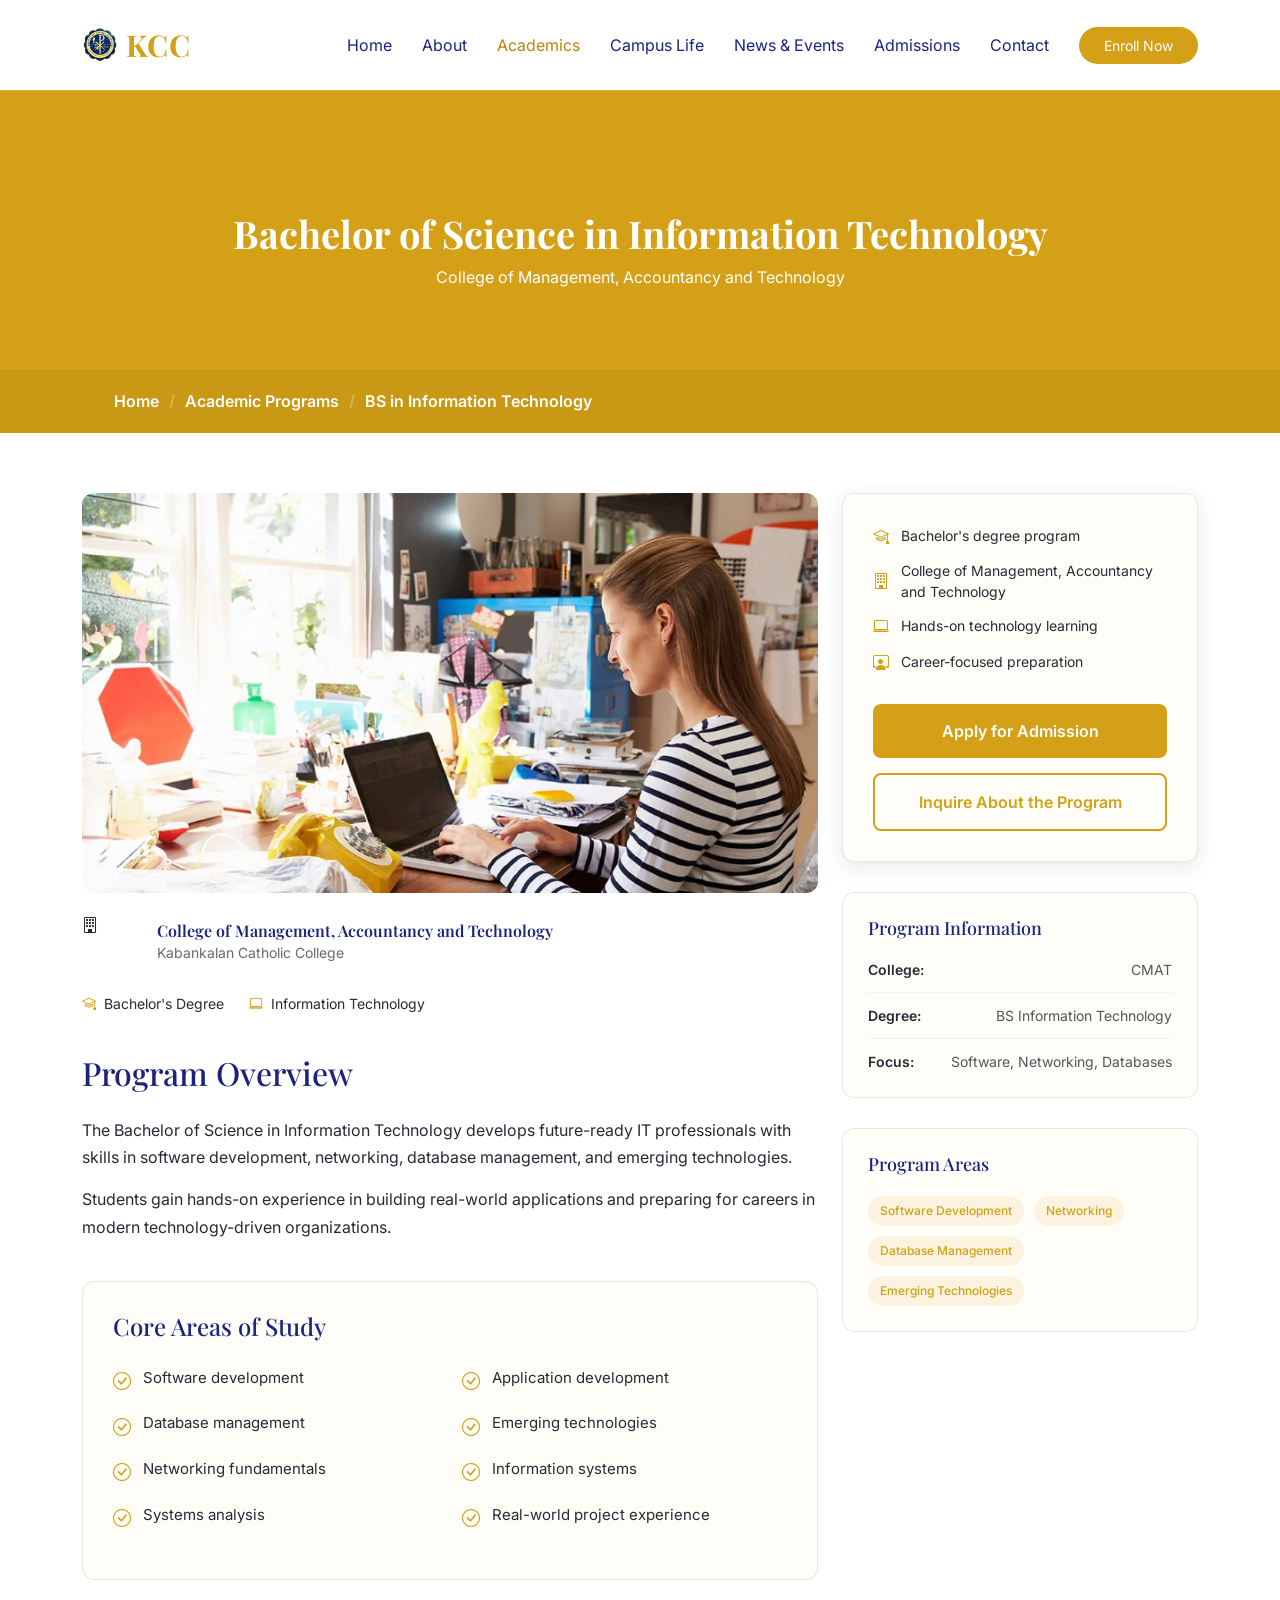
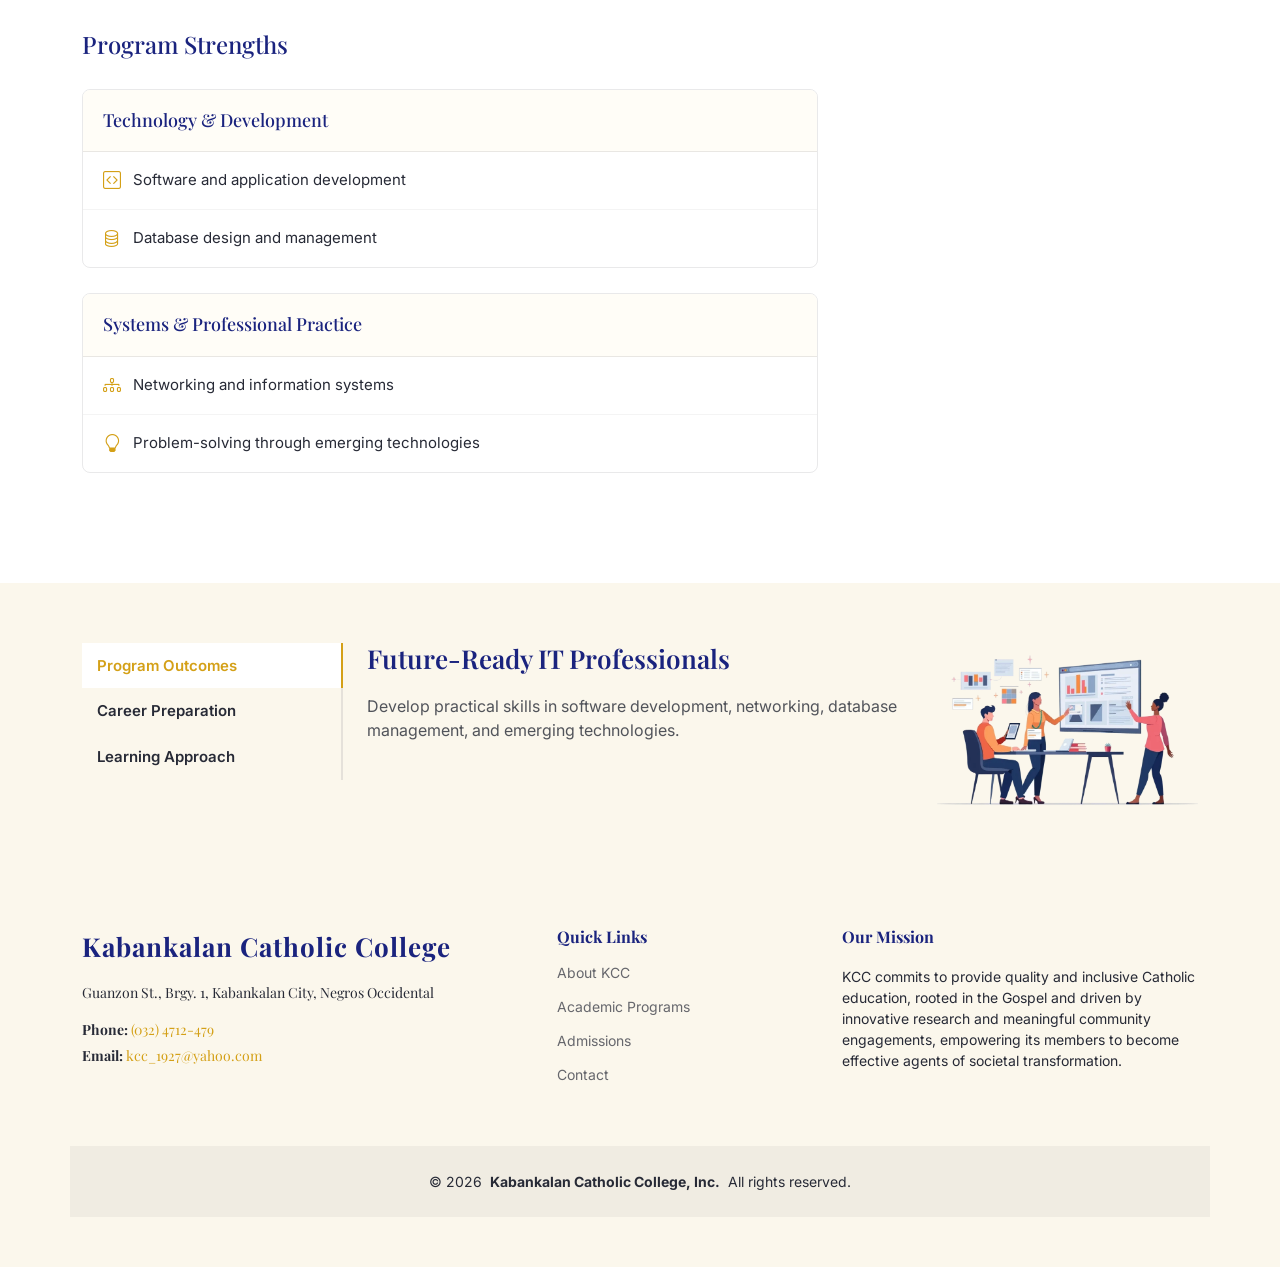
<file: course-details.html>
<!DOCTYPE html>
<html lang="en">

<head>
  <meta charset="utf-8">
  <meta content="width=device-width, initial-scale=1.0" name="viewport">
  <title>Bachelor of Science in Information Technology | Kabankalan Catholic College</title>
  <meta name="description" content="BSIT program details at Kabankalan Catholic College, Inc.">

  <link href="assets/img/favicon.png" rel="icon">
  <link href="assets/img/apple-touch-icon.png" rel="apple-touch-icon">
  <link href="https://fonts.googleapis.com" rel="preconnect">
  <link href="https://fonts.gstatic.com" rel="preconnect" crossorigin>
  <link href="https://fonts.googleapis.com/css2?family=Inter:wght@400;500;600;700&family=Playfair+Display:wght@600;700&display=swap" rel="stylesheet">
  <link href="assets/vendor/bootstrap/css/bootstrap.min.css" rel="stylesheet">
  <link href="assets/vendor/bootstrap-icons/bootstrap-icons.css" rel="stylesheet">
  <link href="assets/vendor/aos/aos.css" rel="stylesheet">
  <link href="assets/vendor/glightbox/css/glightbox.min.css" rel="stylesheet">
  <link href="assets/vendor/swiper/swiper-bundle.min.css" rel="stylesheet">
  <link href="assets/css/main.css" rel="stylesheet">
</head>

<body class="course-details-page">
  <header id="header" class="header d-flex align-items-center sticky-top">
    <div class="container-fluid container-xl position-relative d-flex align-items-center">
      <a href="index.html" class="logo d-flex align-items-center me-auto" aria-label="Kabankalan Catholic College home">
        <img src="assets/img/kcc-logo.png" alt="Kabankalan Catholic College logo">
        <h1 class="sitename">KCC</h1>
      </a>

      <nav id="navmenu" class="navmenu" aria-label="Main navigation">
        <ul>
          <li><a href="index.html">Home</a></li>
          <li><a href="about.html">About</a></li>
          <li><a href="courses.html" class="active">Academics</a></li>
          <li><a href="trainers.html">Campus Life</a></li>
          <li><a href="events.html">News &amp; Events</a></li>
          <li><a href="pricing.html">Admissions</a></li>
          <li><a href="contact.html">Contact</a></li>
        </ul>
        <i class="mobile-nav-toggle d-xl-none bi bi-list" aria-label="Toggle navigation"></i>
      </nav>

      <a class="btn-getstarted" href="https://kcc.wela.ph" target="_blank" rel="noopener">Enroll Now</a>
    </div>
  </header>

  <main class="main">
    <div class="page-title" data-aos="fade">
      <div class="heading">
        <div class="container">
          <div class="row d-flex justify-content-center text-center">
            <div class="col-lg-9">
              <p class="section-kicker">College Program</p>
              <h1>Bachelor of Science in Information Technology</h1>
              <p class="mb-0">College of Management, Accountancy and Technology</p>
            </div>
          </div>
        </div>
      </div>
      <nav class="breadcrumbs" aria-label="Breadcrumb">
        <div class="container">
          <ol>
            <li><a href="index.html">Home</a></li>
            <li><a href="courses.html">Academic Programs</a></li>
            <li class="current">BS in Information Technology</li>
          </ol>
        </div>
      </nav>
    </div>

    <section id="course-details" class="course-details section">
      <div class="container" data-aos="fade-up">
        <div class="row gy-4">
          <div class="col-lg-8">
            <div class="course-header" data-aos="fade-up">
              <div class="course-image">
                <img src="assets/img/course/course-details-1.webp" alt="Information technology students" class="img-fluid">
              </div>
              <div class="course-meta">
                <div class="instructor">
                  <i class="bi bi-building instructor-avatar" aria-hidden="true"></i>
                  <div class="instructor-info">
                    <h6>College of Management, Accountancy and Technology</h6>
                    <span>Kabankalan Catholic College</span>
                  </div>
                </div>
                <div class="course-stats">
                  <div class="stat-item"><i class="bi bi-mortarboard"></i><span>Bachelor's Degree</span></div>
                  <div class="stat-item"><i class="bi bi-laptop"></i><span>Information Technology</span></div>
                </div>
              </div>
            </div>

            <div class="course-content" data-aos="fade-up" data-aos-delay="100">
              <h2>Program Overview</h2>
              <div class="course-description">
                <p>The Bachelor of Science in Information Technology develops future-ready IT professionals with skills in software development, networking, database management, and emerging technologies.</p>
                <p>Students gain hands-on experience in building real-world applications and preparing for careers in modern technology-driven organizations.</p>
              </div>

              <div class="what-you-learn">
                <h3>Core Areas of Study</h3>
                <div class="row">
                  <div class="col-md-6">
                    <ul class="learn-list">
                      <li><i class="bi bi-check-circle"></i>Software development</li>
                      <li><i class="bi bi-check-circle"></i>Database management</li>
                      <li><i class="bi bi-check-circle"></i>Networking fundamentals</li>
                      <li><i class="bi bi-check-circle"></i>Systems analysis</li>
                    </ul>
                  </div>
                  <div class="col-md-6">
                    <ul class="learn-list">
                      <li><i class="bi bi-check-circle"></i>Application development</li>
                      <li><i class="bi bi-check-circle"></i>Emerging technologies</li>
                      <li><i class="bi bi-check-circle"></i>Information systems</li>
                      <li><i class="bi bi-check-circle"></i>Real-world project experience</li>
                    </ul>
                  </div>
                </div>
              </div>
            </div>

            <div class="course-curriculum" data-aos="fade-up" data-aos-delay="200">
              <h3>Program Strengths</h3>
              <div class="curriculum-section">
                <div class="section-header">
                  <h4>Technology &amp; Development</h4>
                </div>
                <div class="lessons">
                  <div class="lesson-item"><div class="lesson-info"><i class="bi bi-code-square"></i><span>Software and application development</span></div></div>
                  <div class="lesson-item"><div class="lesson-info"><i class="bi bi-database"></i><span>Database design and management</span></div></div>
                </div>
              </div>
              <div class="curriculum-section">
                <div class="section-header">
                  <h4>Systems &amp; Professional Practice</h4>
                </div>
                <div class="lessons">
                  <div class="lesson-item"><div class="lesson-info"><i class="bi bi-diagram-3"></i><span>Networking and information systems</span></div></div>
                  <div class="lesson-item"><div class="lesson-info"><i class="bi bi-lightbulb"></i><span>Problem-solving through emerging technologies</span></div></div>
                </div>
              </div>
            </div>
          </div>

          <aside class="col-lg-4">
            <div class="course-sidebar" data-aos="fade-up">
              <div class="pricing-card">
                <div class="course-features">
                  <div class="feature"><i class="bi bi-mortarboard"></i><span>Bachelor's degree program</span></div>
                  <div class="feature"><i class="bi bi-building"></i><span>College of Management, Accountancy and Technology</span></div>
                  <div class="feature"><i class="bi bi-laptop"></i><span>Hands-on technology learning</span></div>
                  <div class="feature"><i class="bi bi-person-workspace"></i><span>Career-focused preparation</span></div>
                </div>
                <a class="btn-enroll d-block text-center" href="https://kcc.wela.ph" target="_blank" rel="noopener">Apply for Admission</a>
                <a class="btn-preview d-block text-center" href="contact.html">Inquire About the Program</a>
              </div>

              <div class="course-info-card">
                <h4>Program Information</h4>
                <div class="info-item"><span class="label">College:</span><span class="value">CMAT</span></div>
                <div class="info-item"><span class="label">Degree:</span><span class="value">BS Information Technology</span></div>
                <div class="info-item"><span class="label">Focus:</span><span class="value">Software, Networking, Databases</span></div>
              </div>

              <div class="course-tags">
                <h4>Program Areas</h4>
                <div class="tags-list">
                  <span class="tag">Software Development</span>
                  <span class="tag">Networking</span>
                  <span class="tag">Database Management</span>
                  <span class="tag">Emerging Technologies</span>
                </div>
              </div>
            </div>
          </aside>
        </div>
      </div>
    </section>

    <section id="tabs" class="tabs section light-background">
      <div class="container" data-aos="fade-up">
        <div class="row">
          <div class="col-lg-3">
            <ul class="nav nav-tabs flex-column" role="tablist">
              <li class="nav-item"><a class="nav-link active show" data-bs-toggle="tab" href="#tab-1" role="tab">Program Outcomes</a></li>
              <li class="nav-item"><a class="nav-link" data-bs-toggle="tab" href="#tab-2" role="tab">Career Preparation</a></li>
              <li class="nav-item"><a class="nav-link" data-bs-toggle="tab" href="#tab-3" role="tab">Learning Approach</a></li>
            </ul>
          </div>
          <div class="col-lg-9 mt-4 mt-lg-0">
            <div class="tab-content">
              <div class="tab-pane active show" id="tab-1"><div class="row"><div class="col-lg-8 details order-2 order-lg-1"><h3>Future-Ready IT Professionals</h3><p>Develop practical skills in software development, networking, database management, and emerging technologies.</p></div><div class="col-lg-4 text-center order-1 order-lg-2"><img src="assets/img/illustration/illustration-13.webp" alt="Technology illustration" class="img-fluid"></div></div></div>
              <div class="tab-pane" id="tab-2"><div class="row"><div class="col-lg-8 details order-2 order-lg-1"><h3>Prepare for Technology Careers</h3><p>Build competencies for work in application development, information systems, networking, and technology-supported organizations.</p></div><div class="col-lg-4 text-center order-1 order-lg-2"><img src="assets/img/illustration/illustration-11.webp" alt="Career illustration" class="img-fluid"></div></div></div>
              <div class="tab-pane" id="tab-3"><div class="row"><div class="col-lg-8 details order-2 order-lg-1"><h3>Hands-On Learning</h3><p>Apply classroom knowledge to real-world applications and technology challenges through practical project experience.</p></div><div class="col-lg-4 text-center order-1 order-lg-2"><img src="assets/img/illustration/illustration-14.webp" alt="Learning illustration" class="img-fluid"></div></div></div>
            </div>
          </div>
        </div>
      </div>
    </section>
  </main>

  <footer id="footer" class="footer position-relative light-background">
    <div class="container footer-top">
      <div class="row gy-4">
        <div class="col-lg-5 footer-about">
          <a href="index.html" class="logo d-flex align-items-center"><span class="sitename">Kabankalan Catholic College</span></a>
          <div class="footer-contact pt-3">
            <p>Guanzon St., Brgy. 1, Kabankalan City, Negros Occidental</p>
            <p class="mt-3"><strong>Phone:</strong> <a href="tel:+63324712479">(032) 4712-479</a></p>
            <p><strong>Email:</strong> <a href="mailto:kcc_1927@yahoo.com">kcc_1927@yahoo.com</a></p>
          </div>
        </div>
        <div class="col-lg-3 footer-links">
          <h4>Quick Links</h4>
          <ul>
            <li><a href="about.html">About KCC</a></li>
            <li><a href="courses.html">Academic Programs</a></li>
            <li><a href="pricing.html">Admissions</a></li>
            <li><a href="contact.html">Contact</a></li>
          </ul>
        </div>
        <div class="col-lg-4">
          <h4>Our Mission</h4>
          <p>KCC commits to provide quality and inclusive Catholic education, rooted in the Gospel and driven by innovative research and meaningful community engagements, empowering its members to become effective agents of societal transformation.</p>
        </div>
      </div>
    </div>
    <div class="container copyright text-center mt-4"><p>© 2026 <strong class="px-1 sitename">Kabankalan Catholic College, Inc.</strong> All rights reserved.</p></div>
  </footer>

  <a href="#" id="scroll-top" class="scroll-top d-flex align-items-center justify-content-center" aria-label="Scroll to top"><i class="bi bi-arrow-up-short"></i></a>

  <script src="assets/vendor/bootstrap/js/bootstrap.bundle.min.js"></script>
  <script src="assets/vendor/aos/aos.js"></script>
  <script src="assets/vendor/glightbox/js/glightbox.min.js"></script>
  <script src="assets/vendor/purecounter/purecounter_vanilla.js"></script>
  <script src="assets/vendor/swiper/swiper-bundle.min.js"></script>
  <script src="assets/js/main.js"></script>
</body>
</html>
</file>
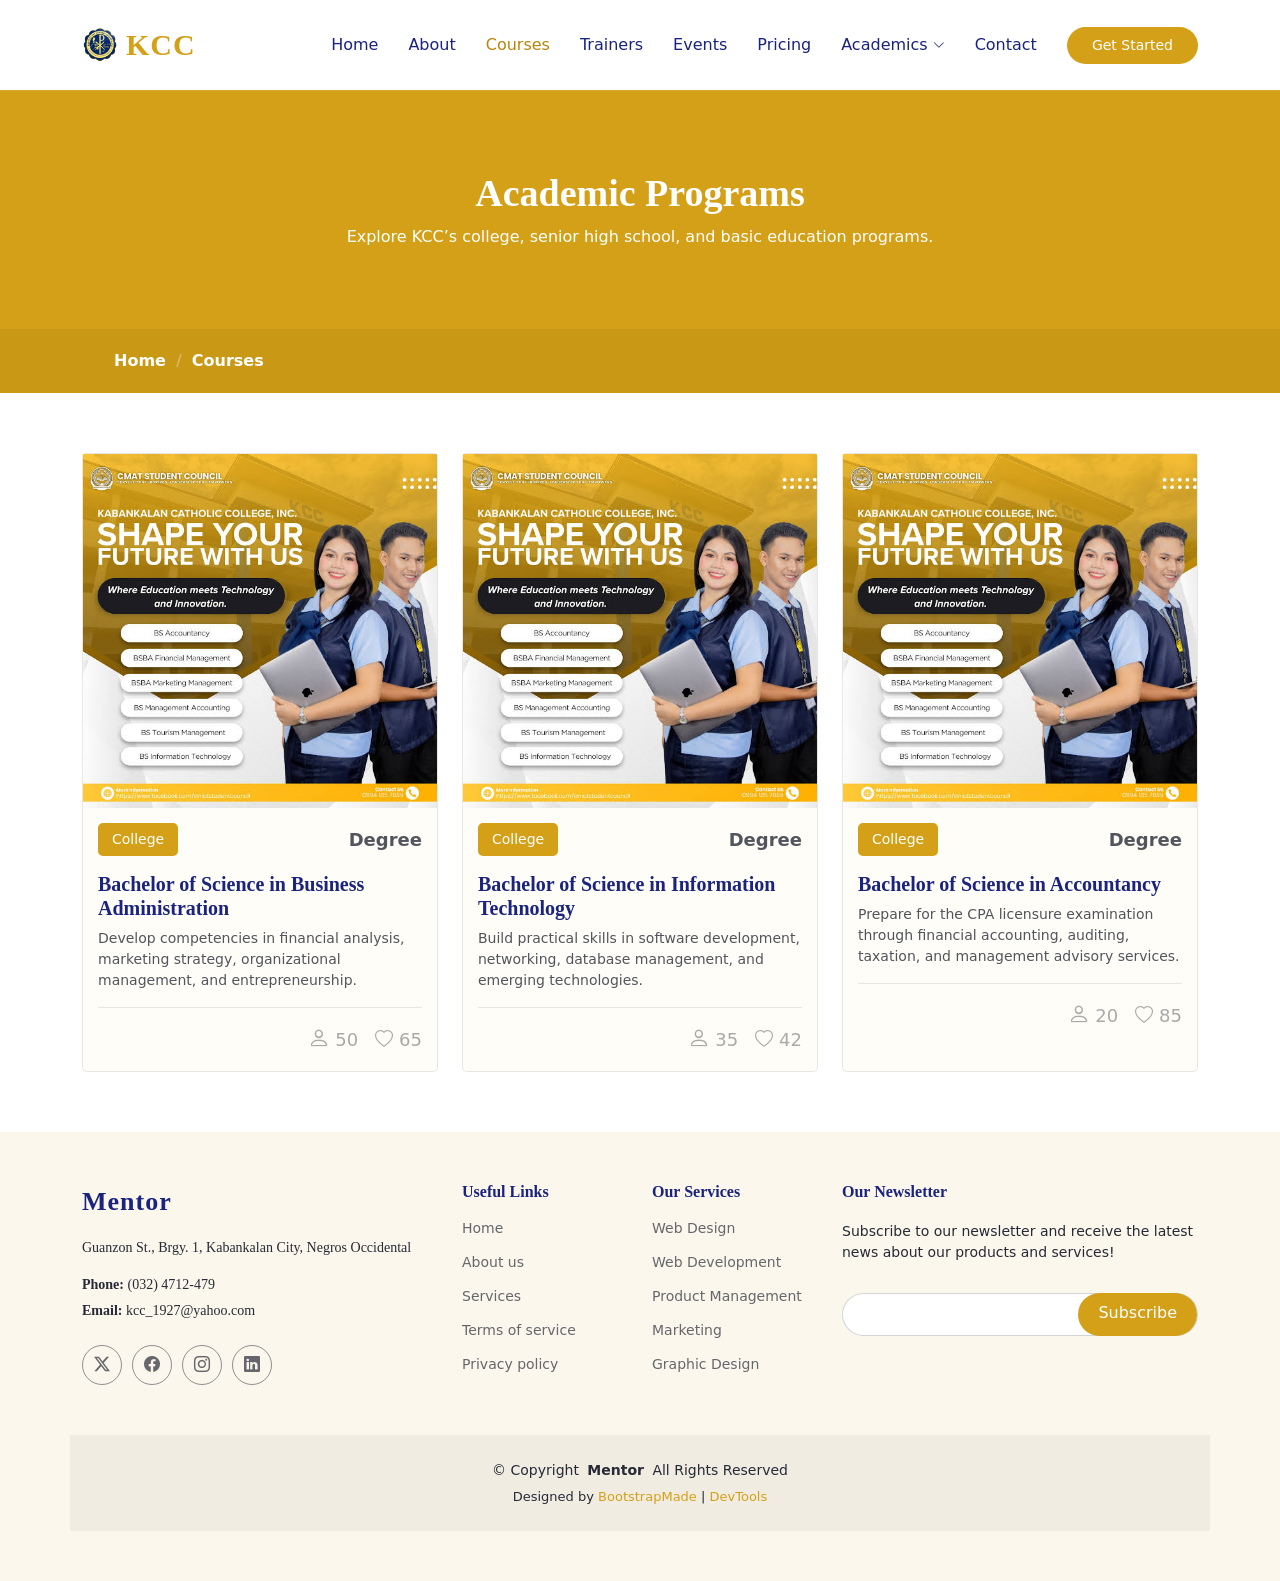
<file: courses.html>
<!DOCTYPE html>
<html lang="en">

<head>
  <meta charset="utf-8">
  <meta content="width=device-width, initial-scale=1.0" name="viewport">
  <title>Academic Programs | Kabankalan Catholic College, Inc.</title>
  <meta name="description" content="">
  <meta name="keywords" content="">

  <!-- Favicons -->
  <link href="assets/img/favicon.png" rel="icon">
  <link href="assets/img/apple-touch-icon.png" rel="apple-touch-icon">

  <!-- Fonts -->
  <link href="https://fonts.googleapis.com" rel="preconnect">
  <link href="https://fonts.gstatic.com" rel="preconnect" crossorigin>
  <link
    href="https://fonts.googleapis.com/css2?family=Open+Sans:ital,wght@0,300;0,400;0,500;0,600;0,700;0,800;1,300;1,400;1,500;1,600;1,700;1,800&family=Poppins:ital,wght@0,100;0,200;0,300;0,400;0,500;0,600;0,700;0,800;0,900;1,100;1,200;1,300;1,400;1,500;1,600;1,700;1,800;1,900&family=Raleway:ital,wght@0,100;0,200;0,300;0,400;0,500;0,600;0,700;0,800;0,900;1,100;1,200;1,300;1,400;1,500;1,600;1,700;1,800;1,900&display=swap"
    rel="stylesheet">

  <!-- Vendor CSS Files -->
  <link href="assets/vendor/bootstrap/css/bootstrap.min.css" rel="stylesheet">
  <link href="assets/vendor/bootstrap-icons/bootstrap-icons.css" rel="stylesheet">
  <link href="assets/vendor/aos/aos.css" rel="stylesheet">
  <link href="assets/vendor/glightbox/css/glightbox.min.css" rel="stylesheet">
  <link href="assets/vendor/swiper/swiper-bundle.min.css" rel="stylesheet">

  <!-- Main CSS File -->
  <link href="assets/css/main.css" rel="stylesheet">

  <!-- =======================================================
  * Template Name: Mentor
  * Template URL: https://bootstrapmade.com/mentor-free-education-bootstrap-theme/
  * Updated: Jul 07 2025 with Bootstrap v5.3.7
  * Author: BootstrapMade.com
  * License: https://bootstrapmade.com/license/
  ======================================================== -->
</head>

<body class="courses-page">

  <header id="header" class="header d-flex align-items-center sticky-top">
    <div class="container-fluid container-xl position-relative d-flex align-items-center">

      <a href="index.html" class="logo d-flex align-items-center me-auto">
        <!-- Uncomment the line below if you also wish to use an image logo -->
        <!-- <img src="assets/img/logo.webp" alt=""> -->
        <img src="assets/img/kcc-logo.png" alt="KCC logo">
        <h1 class="sitename">KCC</h1>
      </a>

      <nav id="navmenu" class="navmenu">
        <ul>
          <li><a href="index.html">Home<br></a></li>
          <li><a href="about.html">About</a></li>
          <li><a href="courses.html" class="active">Courses</a></li>
          <li><a href="trainers.html">Trainers</a></li>
          <li><a href="events.html">Events</a></li>
          <li><a href="pricing.html">Pricing</a></li>
          <li class="dropdown"><a href="#"><span>Academics</span> <i class="bi bi-chevron-down toggle-dropdown"></i></a>
            <ul>
              <li><a href="courses.html">College Programs</a></li>
              <li><a href="courses.html#senior-high">Senior High School</a></li>
              <li><a href="courses.html#basic-education">Basic Education</a></li>
            </ul>
          </li>
          <li><a href="contact.html">Contact</a></li>
        </ul>
        <i class="mobile-nav-toggle d-xl-none bi bi-list"></i>
      </nav>

      <a class="btn-getstarted" href="courses.html">Get Started</a>

    </div>
  </header>

  <main class="main">

    <!-- Page Title -->
    <div class="page-title" data-aos="fade">
      <div class="heading">
        <div class="container">
          <div class="row d-flex justify-content-center text-center">
            <div class="col-lg-8">
              <h1>Academic Programs</h1>
              <p class="mb-0">Explore KCC’s college, senior high school, and basic education programs.</p>
            </div>
          </div>
        </div>
      </div>
      <nav class="breadcrumbs">
        <div class="container">
          <ol>
            <li><a href="index.html">Home</a></li>
            <li class="current">Courses</li>
          </ol>
        </div>
      </nav>
    </div><!-- End Page Title -->

    <!-- Courses Section -->
    <section id="courses" class="courses section">

      <div class="container">

        <div class="row">

          <div class="col-lg-4 col-md-6 d-flex align-items-stretch" data-aos="zoom-in" data-aos-delay="100">
            <div class="course-item">
              <img src="assets/img/course/course1.jpg " class="img-fluid" alt="...">
              <div class="course-content">
                <div class="d-flex justify-content-between align-items-center mb-3">
                  <p class="category">College</p>
                  <p class="price">Degree</p>
                </div>

                <h3><a href="course-details.html">Bachelor of Science in Business Administration</a></h3>
                <p class="description">Develop competencies in financial analysis, marketing strategy, organizational management, and entrepreneurship.</p>
                <div class="trainer d-flex justify-content-between align-items-center">
                  <div class="trainer-profile d-flex align-items-center">
                    
                  </div>
                  <div class="trainer-rank d-flex align-items-center">
                    <i class="bi bi-person user-icon"></i>&nbsp;50
                    &nbsp;&nbsp;
                    <i class="bi bi-heart heart-icon"></i>&nbsp;65
                  </div>
                </div>
              </div>
            </div>
          </div> <!-- End Course Item-->

          <div class="col-lg-4 col-md-6 d-flex align-items-stretch mt-4 mt-md-0" data-aos="zoom-in"
            data-aos-delay="200">
            <div class="course-item">
              <img src="assets/img/course/course1.jpg" class="img-fluid" alt="...">
              <div class="course-content">
                <div class="d-flex justify-content-between align-items-center mb-3">
                  <p class="category">College</p>
                  <p class="price">Degree</p>
                </div>

                <h3><a href="course-details.html">Bachelor of Science in Information Technology</a></h3>
                <p class="description">Build practical skills in software development, networking, database management, and emerging technologies.</p>
                <div class="trainer d-flex justify-content-between align-items-center">
                  <div class="trainer-profile d-flex align-items-center">
                    
                  </div>
                  <div class="trainer-rank d-flex align-items-center">
                    <i class="bi bi-person user-icon"></i>&nbsp;35
                    &nbsp;&nbsp;
                    <i class="bi bi-heart heart-icon"></i>&nbsp;42
                  </div>
                </div>
              </div>
            </div>
          </div> <!-- End Course Item-->

          <div class="col-lg-4 col-md-6 d-flex align-items-stretch mt-4 mt-lg-0" data-aos="zoom-in"
            data-aos-delay="300">
            <div class="course-item">
              <img src="assets/img/course/course1.jpg" class="img-fluid" alt="...">
              <div class="course-content">
                <div class="d-flex justify-content-between align-items-center mb-3">
                  <p class="category">College</p>
                  <p class="price">Degree</p>
                </div>

                <h3><a href="course-details.html">Bachelor of Science in Accountancy</a></h3>
                <p class="description">Prepare for the CPA licensure examination through financial accounting, auditing, taxation, and management advisory services.</p>
                <div class="trainer d-flex justify-content-between align-items-center">
                  <div class="trainer-profile d-flex align-items-center">
                   
                  </div>
                  <div class="trainer-rank d-flex align-items-center">
                    <i class="bi bi-person user-icon"></i>&nbsp;20
                    &nbsp;&nbsp;
                    <i class="bi bi-heart heart-icon"></i>&nbsp;85
                  </div>
                </div>
              </div>
            </div>
          </div> <!-- End Course Item-->

        </div>

      </div>

    </section><!-- /Courses Section -->

  </main>

  <footer id="footer" class="footer position-relative light-background">

    <div class="container footer-top">
      <div class="row gy-4">
        <div class="col-lg-4 col-md-6 footer-about">
          <a href="index.html" class="logo d-flex align-items-center">
            <span class="sitename">Mentor</span>
          </a>
          <div class="footer-contact pt-3">
            <p>Guanzon St., Brgy. 1, Kabankalan City, Negros Occidental</p>
            <p class="mt-3"><strong>Phone:</strong> <span>(032) 4712-479</span></p>
            <p><strong>Email:</strong> <span>kcc_1927@yahoo.com</span></p>
          </div>
          <div class="social-links d-flex mt-4">
            <a href=""><i class="bi bi-twitter-x"></i></a>
            <a href=""><i class="bi bi-facebook"></i></a>
            <a href=""><i class="bi bi-instagram"></i></a>
            <a href=""><i class="bi bi-linkedin"></i></a>
          </div>
        </div>

        <div class="col-lg-2 col-md-3 footer-links">
          <h4>Useful Links</h4>
          <ul>
            <li><a href="#">Home</a></li>
            <li><a href="#">About us</a></li>
            <li><a href="#">Services</a></li>
            <li><a href="#">Terms of service</a></li>
            <li><a href="#">Privacy policy</a></li>
          </ul>
        </div>

        <div class="col-lg-2 col-md-3 footer-links">
          <h4>Our Services</h4>
          <ul>
            <li><a href="#">Web Design</a></li>
            <li><a href="#">Web Development</a></li>
            <li><a href="#">Product Management</a></li>
            <li><a href="#">Marketing</a></li>
            <li><a href="#">Graphic Design</a></li>
          </ul>
        </div>

        <div class="col-lg-4 col-md-12 footer-newsletter">
          <h4>Our Newsletter</h4>
          <p>Subscribe to our newsletter and receive the latest news about our products and services!</p>
          <form action="#" method="post" class="email-form">
            <div class="newsletter-form"><input type="email" name="email"><input type="submit" value="Subscribe"></div>
            <div class="loading">Loading</div>
            <div class="error-message"></div>
            <div class="sent-message">Your subscription request has been sent. Thank you!</div>
          </form>
        </div>

      </div>
    </div>

    <div class="container copyright text-center mt-4">
      <p>© <span>Copyright</span> <strong class="px-1 sitename">Mentor</strong> <span>All Rights Reserved</span></p>
      <div class="credits">
        <!-- All the links in the footer should remain intact. -->
        <!-- You can delete the links only if you've purchased the pro version. -->
        <!-- Licensing information: https://bootstrapmade.com/license/ -->
        Designed by <a href="https://bootstrapmade.com/">BootstrapMade</a> | <a
          href="https://bootstrapmade.com/tools/">DevTools</a>
      </div>
    </div>

  </footer>

  <!-- Scroll Top -->
  <a href="#" id="scroll-top" class="scroll-top d-flex align-items-center justify-content-center"><i
      class="bi bi-arrow-up-short"></i></a>

  <!-- Preloader -->
  <div id="preloader"></div>

  <!-- Vendor JS Files -->
  <script src="assets/vendor/bootstrap/js/bootstrap.bundle.min.js"></script>
  <script src="assets/vendor/aos/aos.js"></script>
  <script src="assets/vendor/glightbox/js/glightbox.min.js"></script>
  <script src="assets/vendor/purecounter/purecounter_vanilla.js"></script>
  <script src="assets/vendor/swiper/swiper-bundle.min.js"></script>

  <!-- Main JS File -->
  <script src="assets/js/main.js"></script>

</body>

</html>
</file>
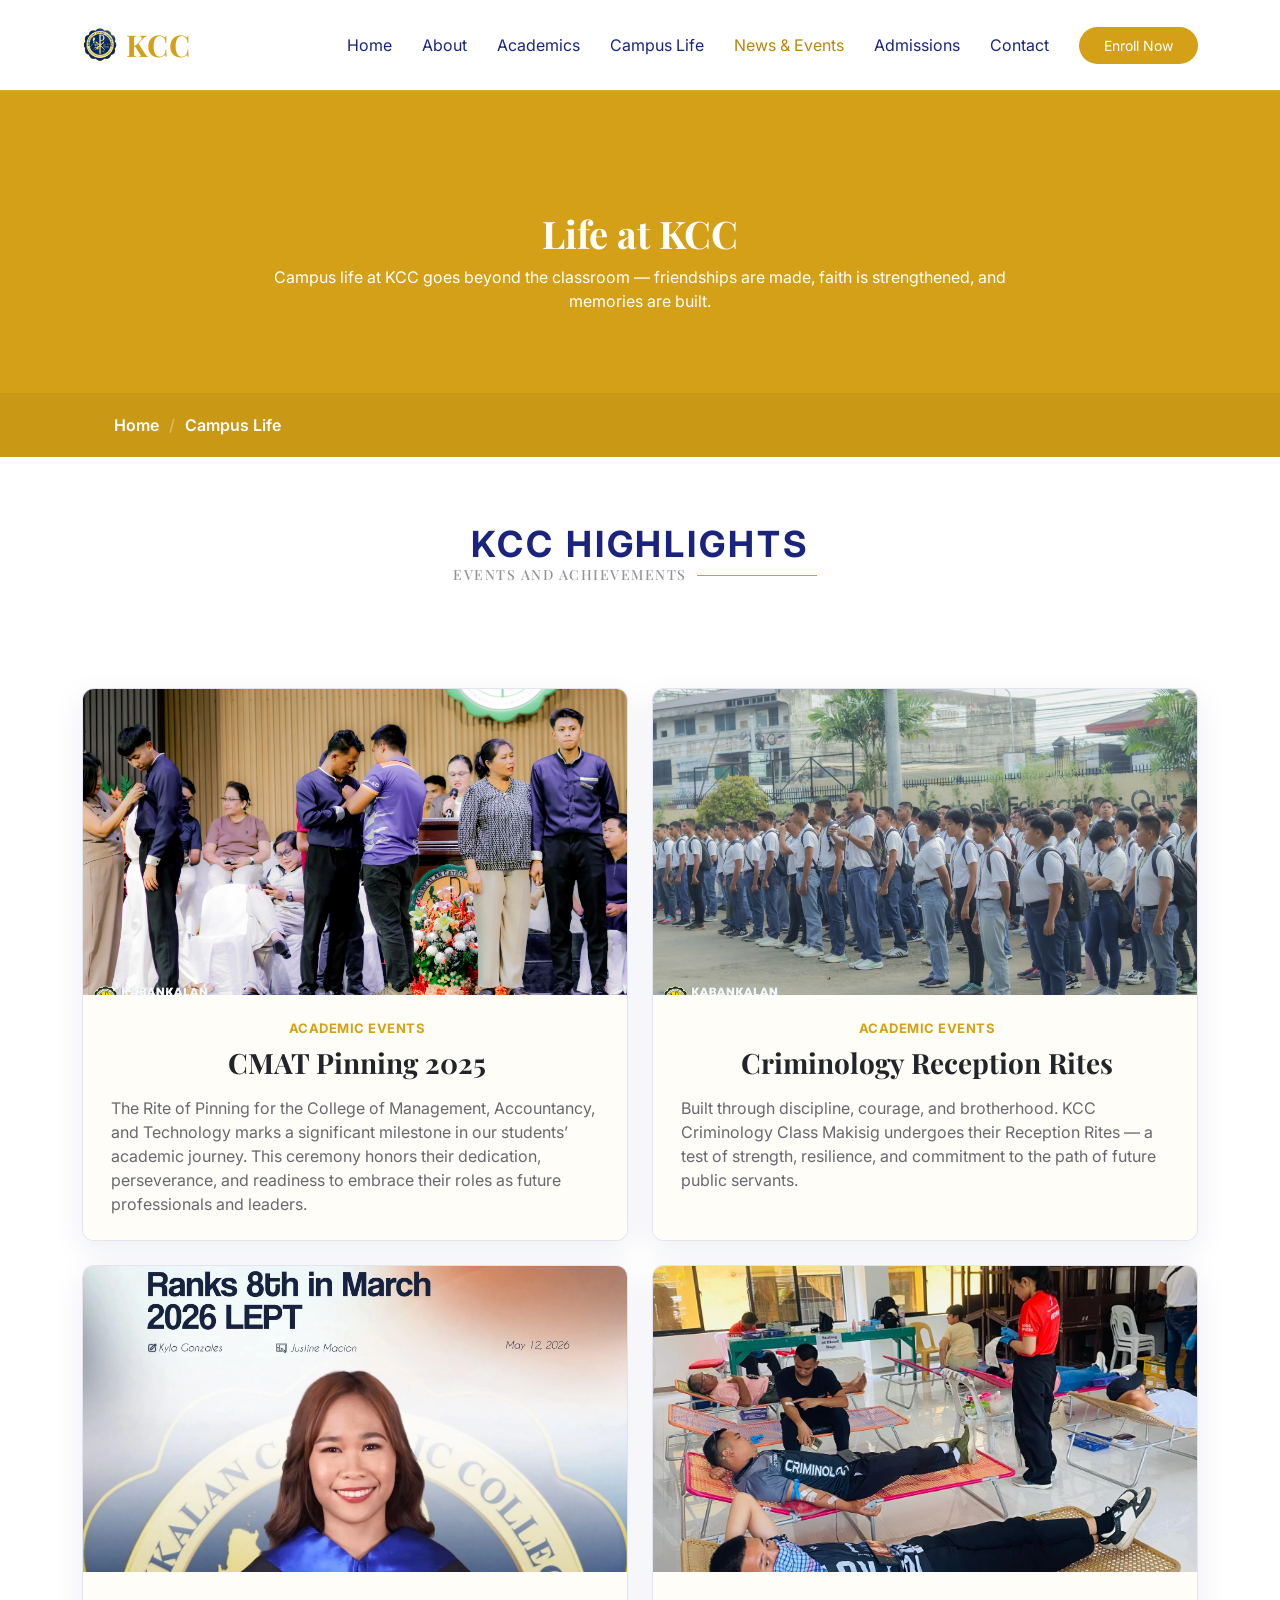
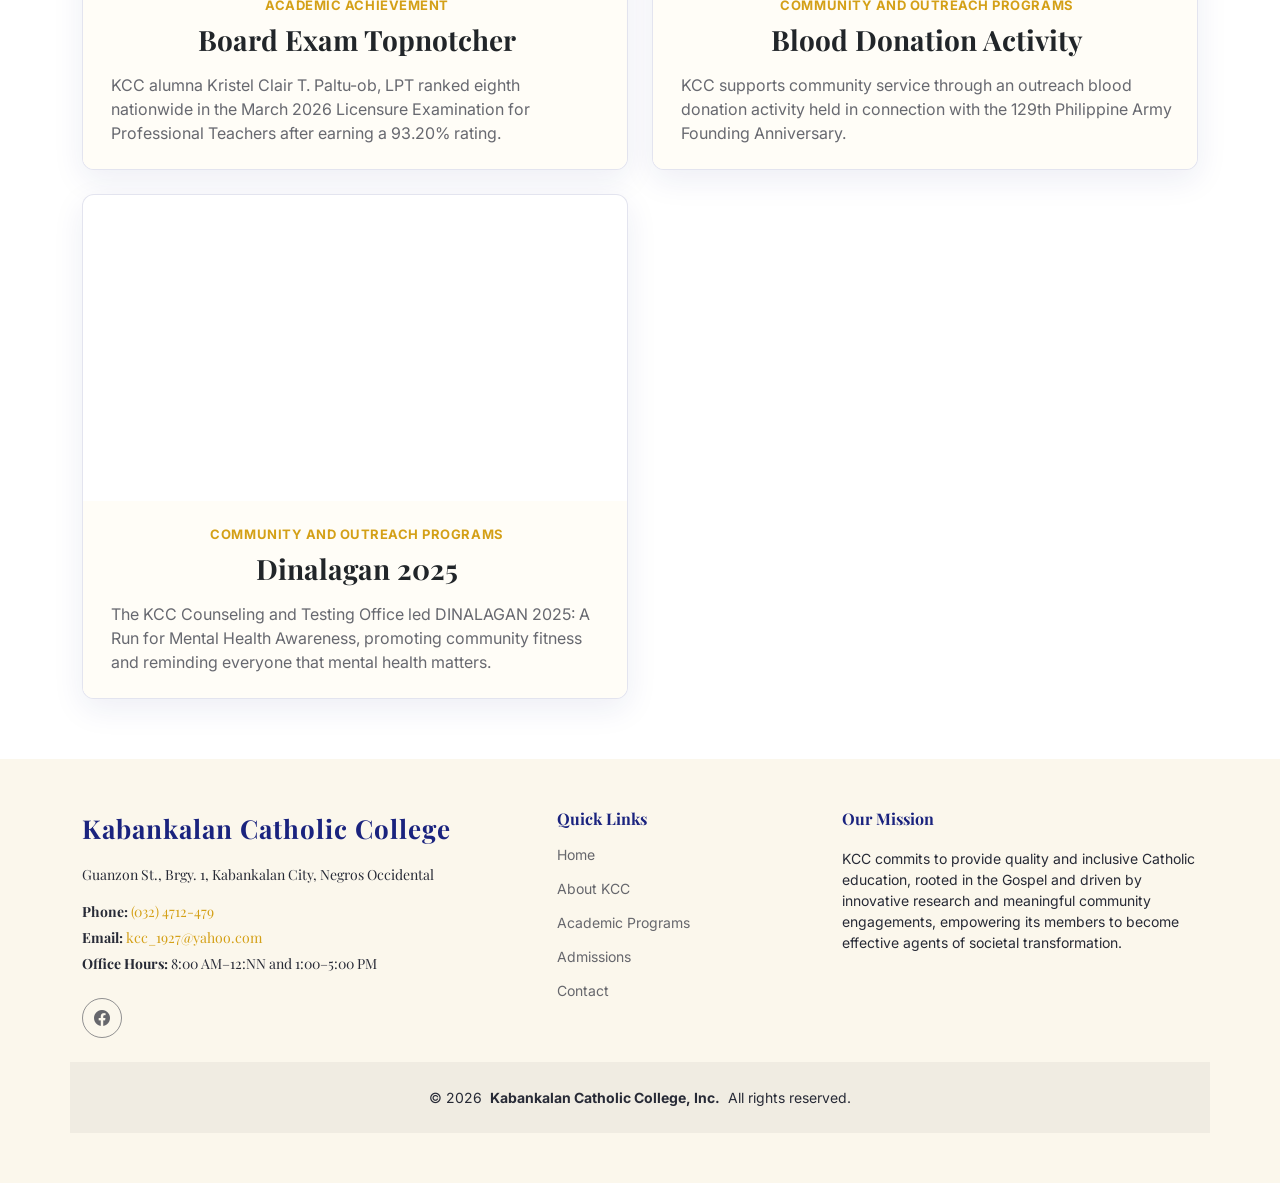
<file: events.html>
<!DOCTYPE html>
<html lang="en">

<head>
  <meta charset="utf-8">
  <meta content="width=device-width, initial-scale=1.0" name="viewport">
  <title>Campus Life &amp; Events | Kabankalan Catholic College, Inc.</title>
  <meta name="description" content="Discover academic events, community outreach, achievements, and campus life at Kabankalan Catholic College.">

  <link href="assets/img/favicon.png" rel="icon">
  <link href="assets/img/apple-touch-icon.png" rel="apple-touch-icon">
  <link href="https://fonts.googleapis.com" rel="preconnect">
  <link href="https://fonts.gstatic.com" rel="preconnect" crossorigin>
  <link href="https://fonts.googleapis.com/css2?family=Inter:wght@400;500;600;700&family=Playfair+Display:wght@600;700&display=swap" rel="stylesheet">
  <link href="assets/vendor/bootstrap/css/bootstrap.min.css" rel="stylesheet">
  <link href="assets/vendor/bootstrap-icons/bootstrap-icons.css" rel="stylesheet">
  <link href="assets/vendor/aos/aos.css" rel="stylesheet">
  <link href="assets/vendor/glightbox/css/glightbox.min.css" rel="stylesheet">
  <link href="assets/vendor/swiper/swiper-bundle.min.css" rel="stylesheet">
  <link href="assets/css/main.css" rel="stylesheet">
</head>

<body class="events-page">
  <header id="header" class="header d-flex align-items-center sticky-top">
    <div class="container-fluid container-xl position-relative d-flex align-items-center">
      <a href="index.html" class="logo d-flex align-items-center me-auto" aria-label="Kabankalan Catholic College home">
        <img src="assets/img/kcc-logo.png" alt="Kabankalan Catholic College logo">
        <h1 class="sitename">KCC</h1>
      </a>

      <nav id="navmenu" class="navmenu" aria-label="Main navigation">
        <ul>
          <li><a href="index.html">Home</a></li>
          <li><a href="about.html">About</a></li>
          <li><a href="courses.html">Academics</a></li>
          <li><a href="trainers.html">Campus Life</a></li>
          <li><a href="events.html" class="active">News &amp; Events</a></li>
          <li><a href="pricing.html">Admissions</a></li>
          <li><a href="contact.html">Contact</a></li>
        </ul>
        <i class="mobile-nav-toggle d-xl-none bi bi-list" aria-label="Toggle navigation"></i>
      </nav>

      <a class="btn-getstarted" href="https://kcc.wela.ph" target="_blank" rel="noopener">Enroll Now</a>
    </div>
  </header>

  <main class="main">
    <div class="page-title" data-aos="fade">
      <div class="heading">
        <div class="container">
          <div class="row d-flex justify-content-center text-center">
            <div class="col-lg-8">
              <p class="section-kicker">Campus Life</p>
              <h1>Life at KCC</h1>
              <p class="mb-0">Campus life at KCC goes beyond the classroom — friendships are made, faith is strengthened, and memories are built.</p>
            </div>
          </div>
        </div>
      </div>
      <nav class="breadcrumbs" aria-label="Breadcrumb">
        <div class="container">
          <ol>
            <li><a href="index.html">Home</a></li>
            <li class="current">Campus Life</li>
          </ol>
        </div>
      </nav>
    </div>

    <section id="events" class="events section">
      <div class="container" data-aos="fade-up">
        <div class="section-title text-center mb-5">
          <p class="section-kicker">KCC Highlights</p>
          <h2>Events and Achievements</h2>
        </div>

        <div class="row gy-4">
          <article class="col-lg-6 d-flex">
            <div class="card w-100">
              <div class="card-img">
                <img src="assets/img/event/cmat/campus-1.webp" alt="CMAT Pinning 2025" loading="lazy">
              </div>
              <div class="card-body">
                <p class="event-category">Academic Events</p>
                <h3 class="card-title">CMAT Pinning 2025</h3>
                <p class="card-text">The Rite of Pinning for the College of Management, Accountancy, and Technology marks a significant milestone in our students’ academic journey. This ceremony honors their dedication, perseverance, and readiness to embrace their roles as future professionals and leaders.</p>
              </div>
            </div>
          </article>

          <article class="col-lg-6 d-flex">
            <div class="card w-100">
              <div class="card-img">
                <img src="assets/img/event/criminology/campus-6.webp" alt="KCC Criminology Reception Rites" loading="lazy">
              </div>
              <div class="card-body">
                <p class="event-category">Academic Events</p>
                <h3 class="card-title">Criminology Reception Rites</h3>
                <p class="card-text">Built through discipline, courage, and brotherhood. KCC Criminology Class Makisig undergoes their Reception Rites — a test of strength, resilience, and commitment to the path of future public servants.</p>
              </div>
            </div>
          </article>

          <article class="col-lg-6 d-flex">
            <div class="card w-100">
              <div class="card-img">
                <img src="assets/img/event/topnotcher/campus-9.webp" alt="KCC alumna Kristel Clair Paltu-ob" loading="lazy">
              </div>
              <div class="card-body">
                <p class="event-category">Academic Achievement</p>
                <h3 class="card-title">Board Exam Topnotcher</h3>
                <p class="card-text">KCC alumna Kristel Clair T. Paltu-ob, LPT ranked eighth nationwide in the March 2026 Licensure Examination for Professional Teachers after earning a 93.20% rating.</p>
              </div>
            </div>
          </article>

          <article class="col-lg-6 d-flex">
            <div class="card w-100">
              <div class="card-img">
                <img src="assets/img/event/community/campus-10.webp" alt="KCC blood donation activity" loading="lazy">
              </div>
              <div class="card-body">
                <p class="event-category">Community and Outreach Programs</p>
                <h3 class="card-title">Blood Donation Activity</h3>
                <p class="card-text">KCC supports community service through an outreach blood donation activity held in connection with the 129th Philippine Army Founding Anniversary.</p>
              </div>
            </div>
          </article>

          <article class="col-lg-6 d-flex">
            <div class="card w-100">
              <div class="card-img">
                <img src="assets/img/event/community/campus-11.webp" alt="Dinalagan 2025 mental health awareness run" loading="lazy">
              </div>
              <div class="card-body">
                <p class="event-category">Community and Outreach Programs</p>
                <h3 class="card-title">Dinalagan 2025</h3>
                <p class="card-text">The KCC Counseling and Testing Office led DINALAGAN 2025: A Run for Mental Health Awareness, promoting community fitness and reminding everyone that mental health matters.</p>
              </div>
            </div>
          </article>
        </div>
      </div>
    </section>
  </main>

  <footer id="footer" class="footer position-relative light-background">
    <div class="container footer-top">
      <div class="row gy-4">
        <div class="col-lg-5 footer-about">
          <a href="index.html" class="logo d-flex align-items-center"><span class="sitename">Kabankalan Catholic College</span></a>
          <div class="footer-contact pt-3">
            <p>Guanzon St., Brgy. 1, Kabankalan City, Negros Occidental</p>
            <p class="mt-3"><strong>Phone:</strong> <a href="tel:+63324712479">(032) 4712-479</a></p>
            <p><strong>Email:</strong> <a href="mailto:kcc_1927@yahoo.com">kcc_1927@yahoo.com</a></p>
            <p><strong>Office Hours:</strong> 8:00 AM–12:NN and 1:00–5:00 PM</p>
          </div>
          <div class="social-links d-flex mt-4">
            <a href="https://www.facebook.com/KCCInc1927" target="_blank" rel="noopener" aria-label="KCC on Facebook"><i class="bi bi-facebook"></i></a>
          </div>
        </div>

        <div class="col-lg-3 footer-links">
          <h4>Quick Links</h4>
          <ul>
            <li><a href="index.html">Home</a></li>
            <li><a href="about.html">About KCC</a></li>
            <li><a href="courses.html">Academic Programs</a></li>
            <li><a href="pricing.html">Admissions</a></li>
            <li><a href="contact.html">Contact</a></li>
          </ul>
        </div>

        <div class="col-lg-4">
          <h4>Our Mission</h4>
          <p>KCC commits to provide quality and inclusive Catholic education, rooted in the Gospel and driven by innovative research and meaningful community engagements, empowering its members to become effective agents of societal transformation.</p>
        </div>
      </div>
    </div>

    <div class="container copyright text-center mt-4">
      <p>© 2026 <strong class="px-1 sitename">Kabankalan Catholic College, Inc.</strong> All rights reserved.</p>
    </div>
  </footer>

  <a href="#" id="scroll-top" class="scroll-top d-flex align-items-center justify-content-center" aria-label="Scroll to top"><i class="bi bi-arrow-up-short"></i></a>

  <script src="assets/vendor/bootstrap/js/bootstrap.bundle.min.js"></script>
  <script src="assets/vendor/aos/aos.js"></script>
  <script src="assets/vendor/glightbox/js/glightbox.min.js"></script>
  <script src="assets/vendor/purecounter/purecounter_vanilla.js"></script>
  <script src="assets/vendor/swiper/swiper-bundle.min.js"></script>
  <script src="assets/js/main.js"></script>
</body>

</html>
</file>
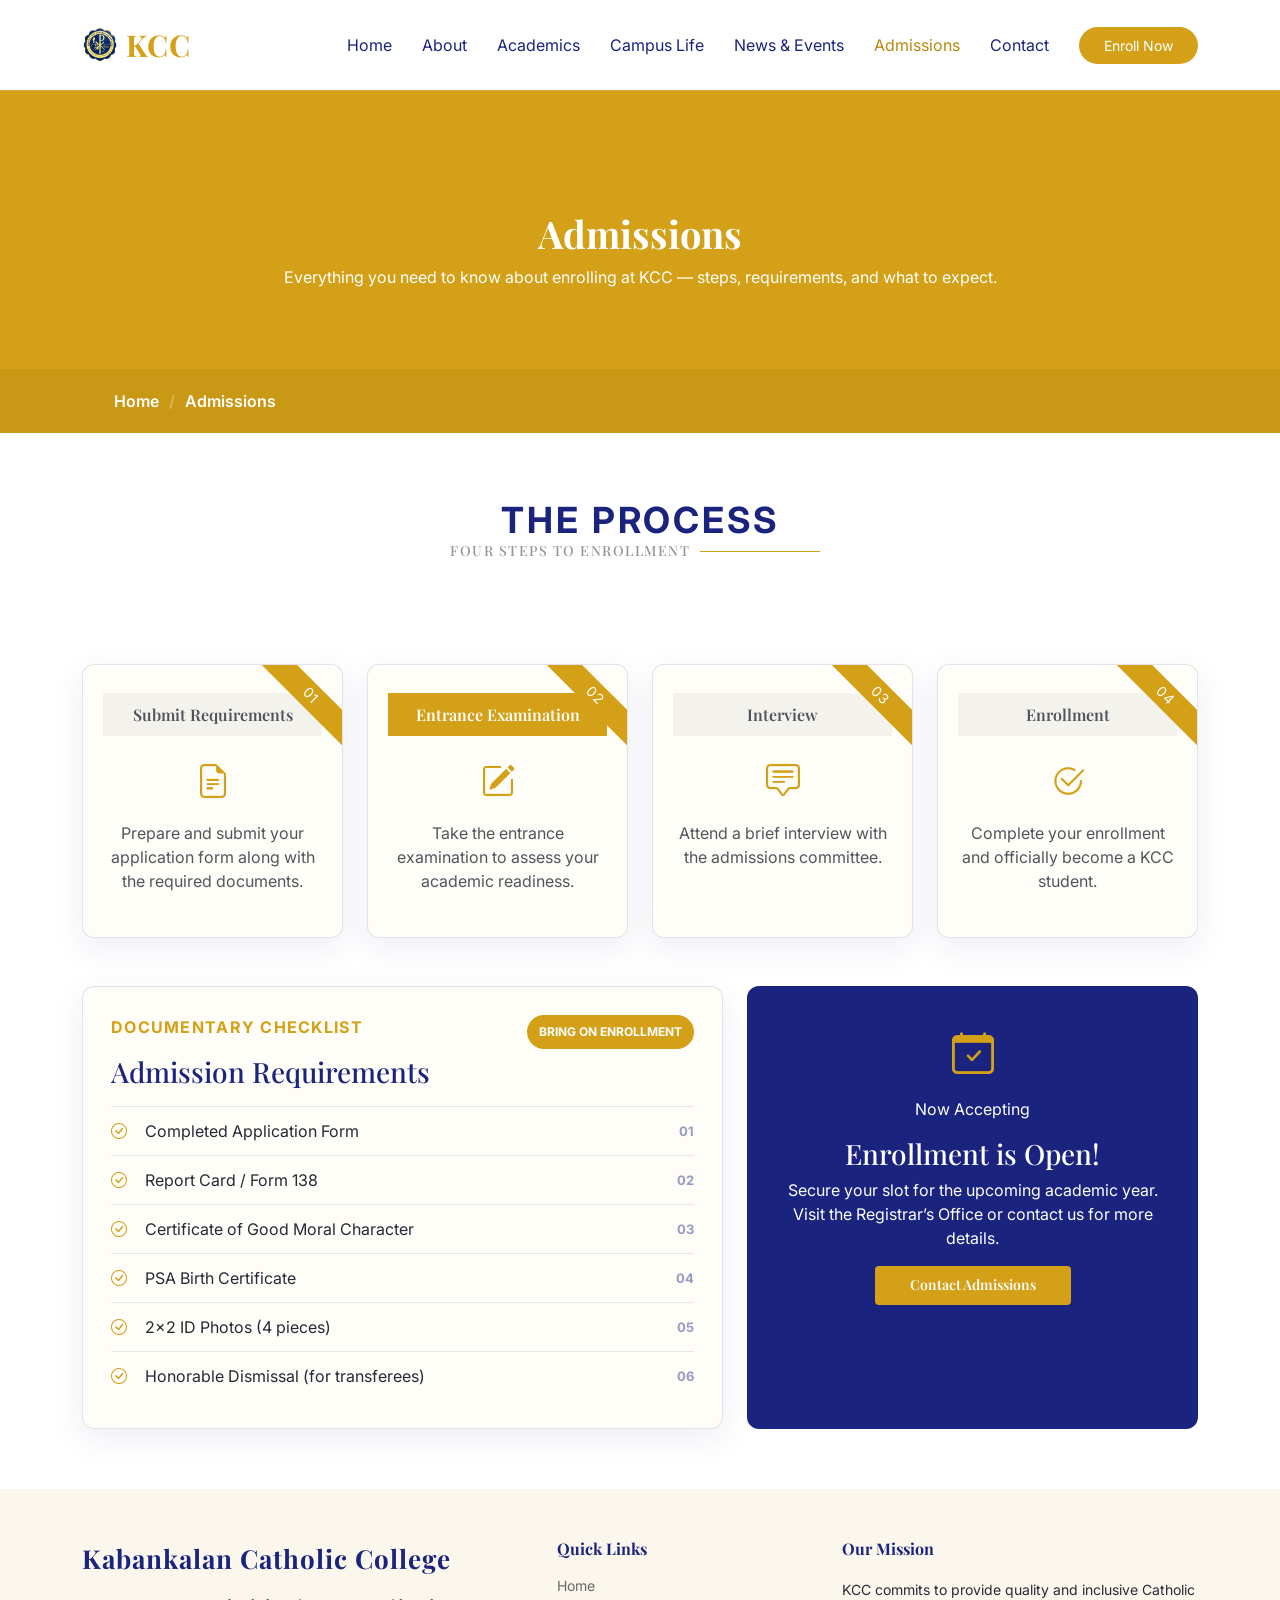
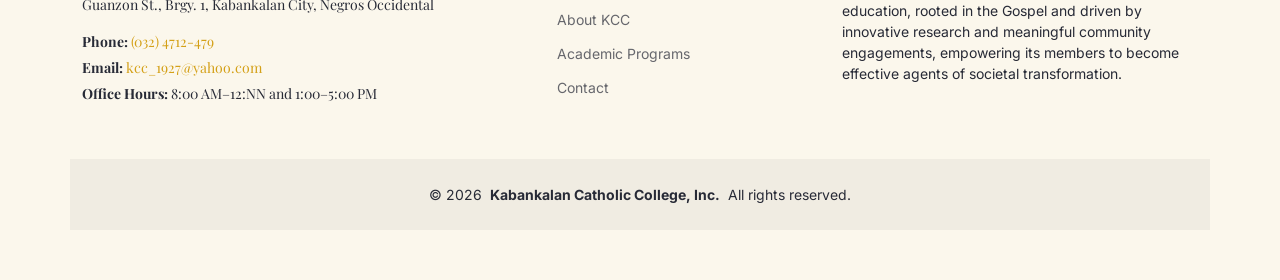
<file: pricing.html>
<!DOCTYPE html>
<html lang="en">

<head>
  <meta charset="utf-8">
  <meta content="width=device-width, initial-scale=1.0" name="viewport">
  <title>Admissions | Kabankalan Catholic College, Inc.</title>
  <meta name="description" content="Learn about the KCC admissions process, enrollment requirements, entrance examination, interview, and enrollment steps.">

  <link href="assets/img/favicon.png" rel="icon">
  <link href="assets/img/apple-touch-icon.png" rel="apple-touch-icon">
  <link href="https://fonts.googleapis.com" rel="preconnect">
  <link href="https://fonts.gstatic.com" rel="preconnect" crossorigin>
  <link href="https://fonts.googleapis.com/css2?family=Inter:wght@400;500;600;700&family=Playfair+Display:wght@600;700&display=swap" rel="stylesheet">
  <link href="assets/vendor/bootstrap/css/bootstrap.min.css" rel="stylesheet">
  <link href="assets/vendor/bootstrap-icons/bootstrap-icons.css" rel="stylesheet">
  <link href="assets/vendor/aos/aos.css" rel="stylesheet">
  <link href="assets/vendor/glightbox/css/glightbox.min.css" rel="stylesheet">
  <link href="assets/vendor/swiper/swiper-bundle.min.css" rel="stylesheet">
  <link href="assets/css/main.css" rel="stylesheet">
</head>

<body class="pricing-page">
  <header id="header" class="header d-flex align-items-center sticky-top">
    <div class="container-fluid container-xl position-relative d-flex align-items-center">
      <a href="index.html" class="logo d-flex align-items-center me-auto" aria-label="Kabankalan Catholic College home">
        <img src="assets/img/kcc-logo.png" alt="Kabankalan Catholic College logo">
        <h1 class="sitename">KCC</h1>
      </a>

      <nav id="navmenu" class="navmenu" aria-label="Main navigation">
        <ul>
          <li><a href="index.html">Home</a></li>
          <li><a href="about.html">About</a></li>
          <li><a href="courses.html">Academics</a></li>
          <li><a href="trainers.html">Campus Life</a></li>
          <li><a href="events.html">News &amp; Events</a></li>
          <li><a href="pricing.html" class="active">Admissions</a></li>
          <li><a href="contact.html">Contact</a></li>
        </ul>
        <i class="mobile-nav-toggle d-xl-none bi bi-list" aria-label="Toggle navigation"></i>
      </nav>

      <a class="btn-getstarted" href="https://kcc.wela.ph" target="_blank" rel="noopener">Enroll Now</a>
    </div>
  </header>

  <main class="main">
    <div class="page-title" data-aos="fade">
      <div class="heading">
        <div class="container">
          <div class="row d-flex justify-content-center text-center">
            <div class="col-lg-8">
              <p class="section-kicker">Kabankalan Catholic College</p>
              <h1>Admissions</h1>
              <p class="mb-0">Everything you need to know about enrolling at KCC — steps, requirements, and what to expect.</p>
            </div>
          </div>
        </div>
      </div>
      <nav class="breadcrumbs" aria-label="Breadcrumb">
        <div class="container">
          <ol>
            <li><a href="index.html">Home</a></li>
            <li class="current">Admissions</li>
          </ol>
        </div>
      </nav>
    </div>

    <section id="pricing" class="pricing section">
      <div class="container">
        <div class="section-title text-center mb-5" data-aos="fade-up">
          <p class="section-kicker">The Process</p>
          <h2>Four Steps to Enrollment</h2>
        </div>

        <div class="row gy-4">
          <div class="col-lg-3 col-md-6" data-aos="fade-up" data-aos-delay="100">
            <article class="pricing-item h-100">
              <span class="advanced">01</span>
              <h3>Submit Requirements</h3>
              <div class="admissions-icon"><i class="bi bi-file-earmark-text" aria-hidden="true"></i></div>
              <p>Prepare and submit your application form along with the required documents.</p>
            </article>
          </div>

          <div class="col-lg-3 col-md-6" data-aos="fade-up" data-aos-delay="200">
            <article class="pricing-item featured h-100">
              <span class="advanced">02</span>
              <h3>Entrance Examination</h3>
              <div class="admissions-icon"><i class="bi bi-pencil-square" aria-hidden="true"></i></div>
              <p>Take the entrance examination to assess your academic readiness.</p>
            </article>
          </div>

          <div class="col-lg-3 col-md-6" data-aos="fade-up" data-aos-delay="300">
            <article class="pricing-item h-100">
              <span class="advanced">03</span>
              <h3>Interview</h3>
              <div class="admissions-icon"><i class="bi bi-chat-square-text" aria-hidden="true"></i></div>
              <p>Attend a brief interview with the admissions committee.</p>
            </article>
          </div>

          <div class="col-lg-3 col-md-6" data-aos="fade-up" data-aos-delay="400">
            <article class="pricing-item h-100">
              <span class="advanced">04</span>
              <h3>Enrollment</h3>
              <div class="admissions-icon"><i class="bi bi-check2-circle" aria-hidden="true"></i></div>
              <p>Complete your enrollment and officially become a KCC student.</p>
            </article>
          </div>
        </div>

        <div class="row gy-4 mt-4">
          <div class="col-lg-7" data-aos="fade-up">
            <article class="requirements-card h-100">
              <div class="requirements-header">
                <div>
                  <p class="section-kicker">Documentary Checklist</p>
                  <h3>Admission Requirements</h3>
                </div>
                <span>Bring on enrollment</span>
              </div>
              <ol class="requirements-list">
                <li><i class="bi bi-check-circle"></i><span>Completed Application Form</span><b>01</b></li>
                <li><i class="bi bi-check-circle"></i><span>Report Card / Form 138</span><b>02</b></li>
                <li><i class="bi bi-check-circle"></i><span>Certificate of Good Moral Character</span><b>03</b></li>
                <li><i class="bi bi-check-circle"></i><span>PSA Birth Certificate</span><b>04</b></li>
                <li><i class="bi bi-check-circle"></i><span>2x2 ID Photos (4 pieces)</span><b>05</b></li>
                <li><i class="bi bi-check-circle"></i><span>Honorable Dismissal (for transferees)</span><b>06</b></li>
              </ol>
            </article>
          </div>

          <div class="col-lg-5" data-aos="fade-up" data-aos-delay="100">
            <aside class="open-enrollment-card h-100">
              <i class="bi bi-calendar-check admissions-icon-large" aria-hidden="true"></i>
              <p>Now Accepting</p>
              <h3>Enrollment is Open!</h3>
              <p>Secure your slot for the upcoming academic year. Visit the Registrar’s Office or contact us for more details.</p>
              <a href="contact.html" class="btn-buy">Contact Admissions</a>
            </aside>
          </div>
        </div>
      </div>
    </section>
  </main>

  <footer id="footer" class="footer position-relative light-background">
    <div class="container footer-top">
      <div class="row gy-4">
        <div class="col-lg-5 footer-about">
          <a href="index.html" class="logo d-flex align-items-center"><span class="sitename">Kabankalan Catholic College</span></a>
          <div class="footer-contact pt-3">
            <p>Guanzon St., Brgy. 1, Kabankalan City, Negros Occidental</p>
            <p class="mt-3"><strong>Phone:</strong> <a href="tel:+63324712479">(032) 4712-479</a></p>
            <p><strong>Email:</strong> <a href="mailto:kcc_1927@yahoo.com">kcc_1927@yahoo.com</a></p>
            <p><strong>Office Hours:</strong> 8:00 AM–12:NN and 1:00–5:00 PM</p>
          </div>
        </div>
        <div class="col-lg-3 footer-links">
          <h4>Quick Links</h4>
          <ul>
            <li><a href="index.html">Home</a></li>
            <li><a href="about.html">About KCC</a></li>
            <li><a href="courses.html">Academic Programs</a></li>
            <li><a href="contact.html">Contact</a></li>
          </ul>
        </div>
        <div class="col-lg-4">
          <h4>Our Mission</h4>
          <p>KCC commits to provide quality and inclusive Catholic education, rooted in the Gospel and driven by innovative research and meaningful community engagements, empowering its members to become effective agents of societal transformation.</p>
        </div>
      </div>
    </div>
    <div class="container copyright text-center mt-4">
      <p>© 2026 <strong class="px-1 sitename">Kabankalan Catholic College, Inc.</strong> All rights reserved.</p>
    </div>
  </footer>

  <a href="#" id="scroll-top" class="scroll-top d-flex align-items-center justify-content-center" aria-label="Scroll to top"><i class="bi bi-arrow-up-short"></i></a>

  <script src="assets/vendor/bootstrap/js/bootstrap.bundle.min.js"></script>
  <script src="assets/vendor/aos/aos.js"></script>
  <script src="assets/vendor/glightbox/js/glightbox.min.js"></script>
  <script src="assets/vendor/purecounter/purecounter_vanilla.js"></script>
  <script src="assets/vendor/swiper/swiper-bundle.min.js"></script>
  <script src="assets/js/main.js"></script>
</body>

</html>
</file>
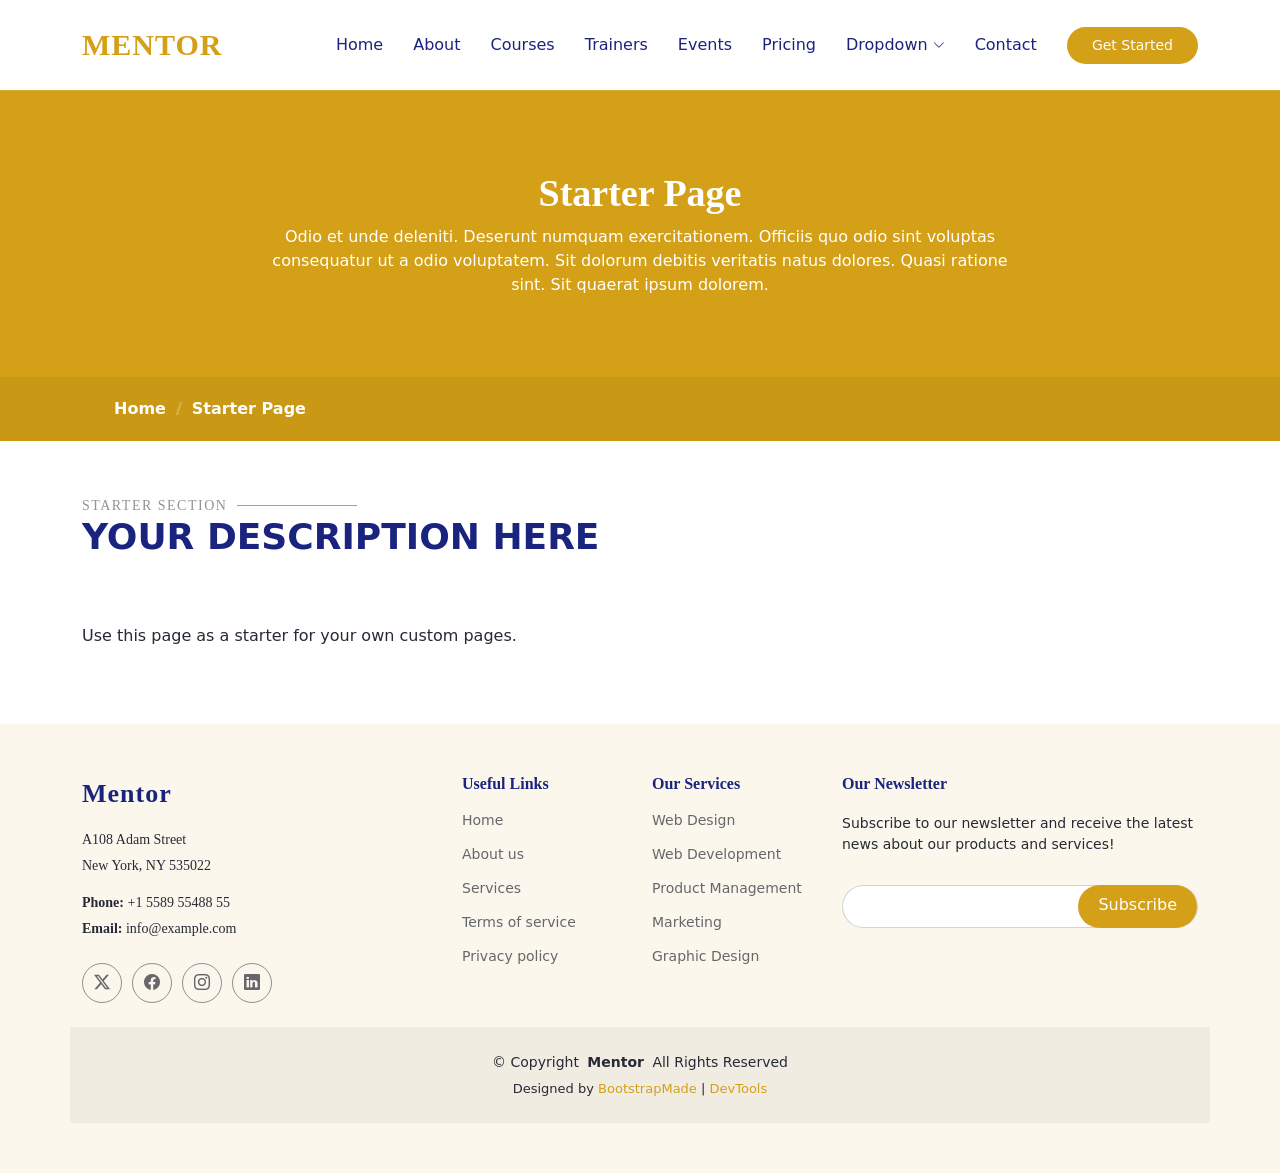
<file: starter-page.html>
<!DOCTYPE html>
<html lang="en">

<head>
  <meta charset="utf-8">
  <meta content="width=device-width, initial-scale=1.0" name="viewport">
  <title>Starter Page - Mentor Bootstrap Template</title>
  <meta name="description" content="">
  <meta name="keywords" content="">

  <!-- Favicons -->
  <link href="assets/img/favicon.png" rel="icon">
  <link href="assets/img/apple-touch-icon.png" rel="apple-touch-icon">

  <!-- Fonts -->
  <link href="https://fonts.googleapis.com" rel="preconnect">
  <link href="https://fonts.gstatic.com" rel="preconnect" crossorigin>
  <link href="https://fonts.googleapis.com/css2?family=Open+Sans:ital,wght@0,300;0,400;0,500;0,600;0,700;0,800;1,300;1,400;1,500;1,600;1,700;1,800&family=Poppins:ital,wght@0,100;0,200;0,300;0,400;0,500;0,600;0,700;0,800;0,900;1,100;1,200;1,300;1,400;1,500;1,600;1,700;1,800;1,900&family=Raleway:ital,wght@0,100;0,200;0,300;0,400;0,500;0,600;0,700;0,800;0,900;1,100;1,200;1,300;1,400;1,500;1,600;1,700;1,800;1,900&display=swap" rel="stylesheet">

  <!-- Vendor CSS Files -->
  <link href="assets/vendor/bootstrap/css/bootstrap.min.css" rel="stylesheet">
  <link href="assets/vendor/bootstrap-icons/bootstrap-icons.css" rel="stylesheet">
  <link href="assets/vendor/aos/aos.css" rel="stylesheet">
  <link href="assets/vendor/glightbox/css/glightbox.min.css" rel="stylesheet">
  <link href="assets/vendor/swiper/swiper-bundle.min.css" rel="stylesheet">

  <!-- Main CSS File -->
  <link href="assets/css/main.css" rel="stylesheet">

  <!-- =======================================================
  * Template Name: Mentor
  * Template URL: https://bootstrapmade.com/mentor-free-education-bootstrap-theme/
  * Updated: Jul 07 2025 with Bootstrap v5.3.7
  * Author: BootstrapMade.com
  * License: https://bootstrapmade.com/license/
  ======================================================== -->
</head>

<body class="starter-page-page">

  <header id="header" class="header d-flex align-items-center sticky-top">
    <div class="container-fluid container-xl position-relative d-flex align-items-center">

      <a href="index.html" class="logo d-flex align-items-center me-auto">
        <!-- Uncomment the line below if you also wish to use an image logo -->
        <!-- <img src="assets/img/logo.webp" alt=""> -->
        <h1 class="sitename">Mentor</h1>
      </a>

      <nav id="navmenu" class="navmenu">
        <ul>
          <li><a href="index.html">Home<br></a></li>
          <li><a href="about.html">About</a></li>
          <li><a href="courses.html">Courses</a></li>
          <li><a href="trainers.html">Trainers</a></li>
          <li><a href="events.html">Events</a></li>
          <li><a href="pricing.html">Pricing</a></li>
          <li class="dropdown"><a href="#"><span>Dropdown</span> <i class="bi bi-chevron-down toggle-dropdown"></i></a>
            <ul>
              <li><a href="#">Dropdown 1</a></li>
              <li class="dropdown"><a href="#"><span>Deep Dropdown</span> <i class="bi bi-chevron-down toggle-dropdown"></i></a>
                <ul>
                  <li><a href="#">Deep Dropdown 1</a></li>
                  <li><a href="#">Deep Dropdown 2</a></li>
                  <li><a href="#">Deep Dropdown 3</a></li>
                  <li><a href="#">Deep Dropdown 4</a></li>
                  <li><a href="#">Deep Dropdown 5</a></li>
                </ul>
              </li>
              <li><a href="#">Dropdown 2</a></li>
              <li><a href="#">Dropdown 3</a></li>
              <li><a href="#">Dropdown 4</a></li>
            </ul>
          </li>
          <li><a href="contact.html">Contact</a></li>
        </ul>
        <i class="mobile-nav-toggle d-xl-none bi bi-list"></i>
      </nav>

      <a class="btn-getstarted" href="courses.html">Get Started</a>

    </div>
  </header>

  <main class="main">

    <!-- Page Title -->
    <div class="page-title" data-aos="fade">
      <div class="heading">
        <div class="container">
          <div class="row d-flex justify-content-center text-center">
            <div class="col-lg-8">
              <h1>Starter Page</h1>
              <p class="mb-0">Odio et unde deleniti. Deserunt numquam exercitationem. Officiis quo odio sint voluptas consequatur ut a odio voluptatem. Sit dolorum debitis veritatis natus dolores. Quasi ratione sint. Sit quaerat ipsum dolorem.</p>
            </div>
          </div>
        </div>
      </div>
      <nav class="breadcrumbs">
        <div class="container">
          <ol>
            <li><a href="index.html">Home</a></li>
            <li class="current">Starter Page</li>
          </ol>
        </div>
      </nav>
    </div><!-- End Page Title -->

    <!-- Starter Section Section -->
    <section id="starter-section" class="starter-section section">

      <!-- Section Title -->
      <div class="container section-title" data-aos="fade-up">
        <h2>Starter Section</h2>
        <p>Your Description Here<br></p>
      </div><!-- End Section Title -->

      <div class="container" data-aos="fade-up">
        <p>Use this page as a starter for your own custom pages.</p>
      </div>

    </section><!-- /Starter Section Section -->

  </main>

  <footer id="footer" class="footer position-relative light-background">

    <div class="container footer-top">
      <div class="row gy-4">
        <div class="col-lg-4 col-md-6 footer-about">
          <a href="index.html" class="logo d-flex align-items-center">
            <span class="sitename">Mentor</span>
          </a>
          <div class="footer-contact pt-3">
            <p>A108 Adam Street</p>
            <p>New York, NY 535022</p>
            <p class="mt-3"><strong>Phone:</strong> <span>+1 5589 55488 55</span></p>
            <p><strong>Email:</strong> <span>info@example.com</span></p>
          </div>
          <div class="social-links d-flex mt-4">
            <a href=""><i class="bi bi-twitter-x"></i></a>
            <a href=""><i class="bi bi-facebook"></i></a>
            <a href=""><i class="bi bi-instagram"></i></a>
            <a href=""><i class="bi bi-linkedin"></i></a>
          </div>
        </div>

        <div class="col-lg-2 col-md-3 footer-links">
          <h4>Useful Links</h4>
          <ul>
            <li><a href="#">Home</a></li>
            <li><a href="#">About us</a></li>
            <li><a href="#">Services</a></li>
            <li><a href="#">Terms of service</a></li>
            <li><a href="#">Privacy policy</a></li>
          </ul>
        </div>

        <div class="col-lg-2 col-md-3 footer-links">
          <h4>Our Services</h4>
          <ul>
            <li><a href="#">Web Design</a></li>
            <li><a href="#">Web Development</a></li>
            <li><a href="#">Product Management</a></li>
            <li><a href="#">Marketing</a></li>
            <li><a href="#">Graphic Design</a></li>
          </ul>
        </div>

        <div class="col-lg-4 col-md-12 footer-newsletter">
          <h4>Our Newsletter</h4>
          <p>Subscribe to our newsletter and receive the latest news about our products and services!</p>
          <form action="#" method="post" class="email-form">
            <div class="newsletter-form"><input type="email" name="email"><input type="submit" value="Subscribe"></div>
            <div class="loading">Loading</div>
            <div class="error-message"></div>
            <div class="sent-message">Your subscription request has been sent. Thank you!</div>
          </form>
        </div>

      </div>
    </div>

    <div class="container copyright text-center mt-4">
      <p>© <span>Copyright</span> <strong class="px-1 sitename">Mentor</strong> <span>All Rights Reserved</span></p>
      <div class="credits">
        <!-- All the links in the footer should remain intact. -->
        <!-- You can delete the links only if you've purchased the pro version. -->
        <!-- Licensing information: https://bootstrapmade.com/license/ -->
        Designed by <a href="https://bootstrapmade.com/">BootstrapMade</a> | <a href="https://bootstrapmade.com/tools/">DevTools</a>
      </div>
    </div>

  </footer>

  <!-- Scroll Top -->
  <a href="#" id="scroll-top" class="scroll-top d-flex align-items-center justify-content-center"><i class="bi bi-arrow-up-short"></i></a>

  <!-- Preloader -->
  <div id="preloader"></div>

  <!-- Vendor JS Files -->
  <script src="assets/vendor/bootstrap/js/bootstrap.bundle.min.js"></script>
  <script src="assets/vendor/aos/aos.js"></script>
  <script src="assets/vendor/glightbox/js/glightbox.min.js"></script>
  <script src="assets/vendor/purecounter/purecounter_vanilla.js"></script>
  <script src="assets/vendor/swiper/swiper-bundle.min.js"></script>

  <!-- Main JS File -->
  <script src="assets/js/main.js"></script>

</body>

</html>
</file>
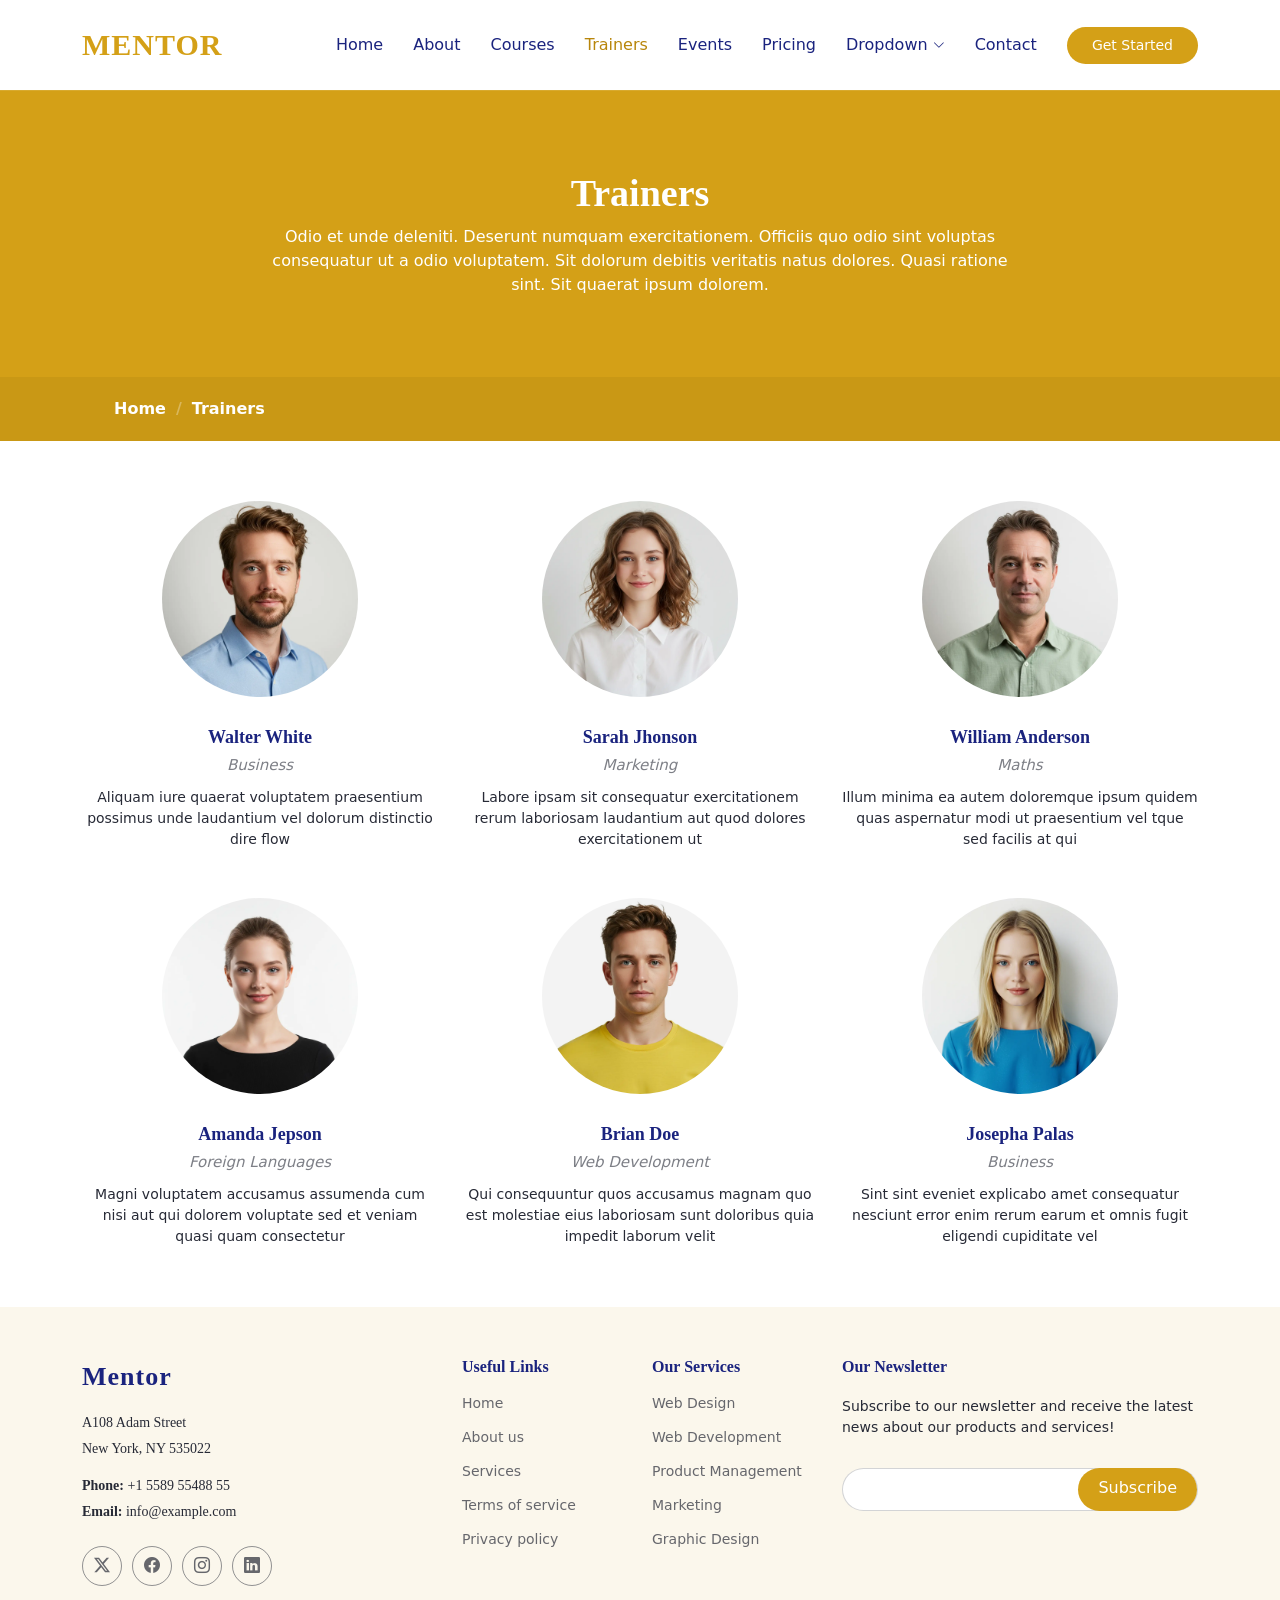
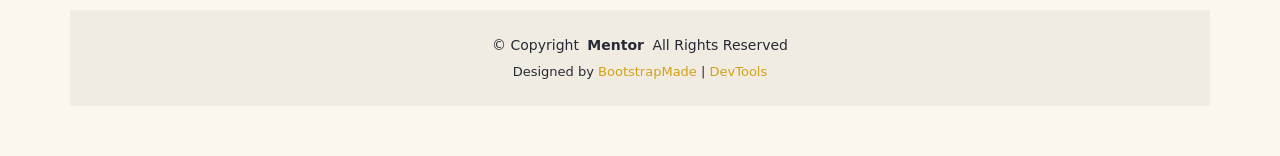
<file: trainers.html>
<!DOCTYPE html>
<html lang="en">

<head>
  <meta charset="utf-8">
  <meta content="width=device-width, initial-scale=1.0" name="viewport">
  <title>Trainers - Mentor Bootstrap Template</title>
  <meta name="description" content="">
  <meta name="keywords" content="">

  <!-- Favicons -->
  <link href="assets/img/favicon.png" rel="icon">
  <link href="assets/img/apple-touch-icon.png" rel="apple-touch-icon">

  <!-- Fonts -->
  <link href="https://fonts.googleapis.com" rel="preconnect">
  <link href="https://fonts.gstatic.com" rel="preconnect" crossorigin>
  <link href="https://fonts.googleapis.com/css2?family=Open+Sans:ital,wght@0,300;0,400;0,500;0,600;0,700;0,800;1,300;1,400;1,500;1,600;1,700;1,800&family=Poppins:ital,wght@0,100;0,200;0,300;0,400;0,500;0,600;0,700;0,800;0,900;1,100;1,200;1,300;1,400;1,500;1,600;1,700;1,800;1,900&family=Raleway:ital,wght@0,100;0,200;0,300;0,400;0,500;0,600;0,700;0,800;0,900;1,100;1,200;1,300;1,400;1,500;1,600;1,700;1,800;1,900&display=swap" rel="stylesheet">

  <!-- Vendor CSS Files -->
  <link href="assets/vendor/bootstrap/css/bootstrap.min.css" rel="stylesheet">
  <link href="assets/vendor/bootstrap-icons/bootstrap-icons.css" rel="stylesheet">
  <link href="assets/vendor/aos/aos.css" rel="stylesheet">
  <link href="assets/vendor/glightbox/css/glightbox.min.css" rel="stylesheet">
  <link href="assets/vendor/swiper/swiper-bundle.min.css" rel="stylesheet">

  <!-- Main CSS File -->
  <link href="assets/css/main.css" rel="stylesheet">

  <!-- =======================================================
  * Template Name: Mentor
  * Template URL: https://bootstrapmade.com/mentor-free-education-bootstrap-theme/
  * Updated: Jul 07 2025 with Bootstrap v5.3.7
  * Author: BootstrapMade.com
  * License: https://bootstrapmade.com/license/
  ======================================================== -->
</head>

<body class="trainers-page">

  <header id="header" class="header d-flex align-items-center sticky-top">
    <div class="container-fluid container-xl position-relative d-flex align-items-center">

      <a href="index.html" class="logo d-flex align-items-center me-auto">
        <!-- Uncomment the line below if you also wish to use an image logo -->
        <!-- <img src="assets/img/logo.webp" alt=""> -->
        <h1 class="sitename">Mentor</h1>
      </a>

      <nav id="navmenu" class="navmenu">
        <ul>
          <li><a href="index.html">Home<br></a></li>
          <li><a href="about.html">About</a></li>
          <li><a href="courses.html">Courses</a></li>
          <li><a href="trainers.html" class="active">Trainers</a></li>
          <li><a href="events.html">Events</a></li>
          <li><a href="pricing.html">Pricing</a></li>
          <li class="dropdown"><a href="#"><span>Dropdown</span> <i class="bi bi-chevron-down toggle-dropdown"></i></a>
            <ul>
              <li><a href="#">Dropdown 1</a></li>
              <li class="dropdown"><a href="#"><span>Deep Dropdown</span> <i class="bi bi-chevron-down toggle-dropdown"></i></a>
                <ul>
                  <li><a href="#">Deep Dropdown 1</a></li>
                  <li><a href="#">Deep Dropdown 2</a></li>
                  <li><a href="#">Deep Dropdown 3</a></li>
                  <li><a href="#">Deep Dropdown 4</a></li>
                  <li><a href="#">Deep Dropdown 5</a></li>
                </ul>
              </li>
              <li><a href="#">Dropdown 2</a></li>
              <li><a href="#">Dropdown 3</a></li>
              <li><a href="#">Dropdown 4</a></li>
            </ul>
          </li>
          <li><a href="contact.html">Contact</a></li>
        </ul>
        <i class="mobile-nav-toggle d-xl-none bi bi-list"></i>
      </nav>

      <a class="btn-getstarted" href="courses.html">Get Started</a>

    </div>
  </header>

  <main class="main">

    <!-- Page Title -->
    <div class="page-title" data-aos="fade">
      <div class="heading">
        <div class="container">
          <div class="row d-flex justify-content-center text-center">
            <div class="col-lg-8">
              <h1>Trainers</h1>
              <p class="mb-0">Odio et unde deleniti. Deserunt numquam exercitationem. Officiis quo odio sint voluptas consequatur ut a odio voluptatem. Sit dolorum debitis veritatis natus dolores. Quasi ratione sint. Sit quaerat ipsum dolorem.</p>
            </div>
          </div>
        </div>
      </div>
      <nav class="breadcrumbs">
        <div class="container">
          <ol>
            <li><a href="index.html">Home</a></li>
            <li class="current">Trainers</li>
          </ol>
        </div>
      </nav>
    </div><!-- End Page Title -->

    <!-- Trainers Section -->
    <section id="trainers" class="section trainers">

      <div class="container">

        <div class="row gy-5">

          <div class="col-lg-4 col-md-6 member" data-aos="fade-up" data-aos-delay="100">
            <div class="member-img">
              <img src="assets/img/person/person-m-7.webp" class="img-fluid" alt="">
              <div class="social">
                <a href="#"><i class="bi bi-twitter-x"></i></a>
                <a href="#"><i class="bi bi-facebook"></i></a>
                <a href="#"><i class="bi bi-instagram"></i></a>
                <a href="#"><i class="bi bi-linkedin"></i></a>
              </div>
            </div>
            <div class="member-info text-center">
              <h4>Walter White</h4>
              <span>Business</span>
              <p>Aliquam iure quaerat voluptatem praesentium possimus unde laudantium vel dolorum distinctio dire flow</p>
            </div>
          </div><!-- End Team Member -->

          <div class="col-lg-4 col-md-6 member" data-aos="fade-up" data-aos-delay="200">
            <div class="member-img">
              <img src="assets/img/person/person-f-8.webp" class="img-fluid" alt="">
              <div class="social">
                <a href="#"><i class="bi bi-twitter-x"></i></a>
                <a href="#"><i class="bi bi-facebook"></i></a>
                <a href="#"><i class="bi bi-instagram"></i></a>
                <a href="#"><i class="bi bi-linkedin"></i></a>
              </div>
            </div>
            <div class="member-info text-center">
              <h4>Sarah Jhonson</h4>
              <span>Marketing</span>
              <p>Labore ipsam sit consequatur exercitationem rerum laboriosam laudantium aut quod dolores exercitationem ut</p>
            </div>
          </div><!-- End Team Member -->

          <div class="col-lg-4 col-md-6 member" data-aos="fade-up" data-aos-delay="300">
            <div class="member-img">
              <img src="assets/img/person/person-m-6.webp" class="img-fluid" alt="">
              <div class="social">
                <a href="#"><i class="bi bi-twitter-x"></i></a>
                <a href="#"><i class="bi bi-facebook"></i></a>
                <a href="#"><i class="bi bi-instagram"></i></a>
                <a href="#"><i class="bi bi-linkedin"></i></a>
              </div>
            </div>
            <div class="member-info text-center">
              <h4>William Anderson</h4>
              <span>Maths</span>
              <p>Illum minima ea autem doloremque ipsum quidem quas aspernatur modi ut praesentium vel tque sed facilis at qui</p>
            </div>
          </div><!-- End Team Member -->

          <div class="col-lg-4 col-md-6 member" data-aos="fade-up" data-aos-delay="400">
            <div class="member-img">
              <img src="assets/img/person/person-f-4.webp" class="img-fluid" alt="">
              <div class="social">
                <a href="#"><i class="bi bi-twitter-x"></i></a>
                <a href="#"><i class="bi bi-facebook"></i></a>
                <a href="#"><i class="bi bi-instagram"></i></a>
                <a href="#"><i class="bi bi-linkedin"></i></a>
              </div>
            </div>
            <div class="member-info text-center">
              <h4>Amanda Jepson</h4>
              <span>Foreign Languages</span>
              <p>Magni voluptatem accusamus assumenda cum nisi aut qui dolorem voluptate sed et veniam quasi quam consectetur</p>
            </div>
          </div><!-- End Team Member -->

          <div class="col-lg-4 col-md-6 member" data-aos="fade-up" data-aos-delay="500">
            <div class="member-img">
              <img src="assets/img/person/person-m-12.webp" class="img-fluid" alt="">
              <div class="social">
                <a href="#"><i class="bi bi-twitter-x"></i></a>
                <a href="#"><i class="bi bi-facebook"></i></a>
                <a href="#"><i class="bi bi-instagram"></i></a>
                <a href="#"><i class="bi bi-linkedin"></i></a>
              </div>
            </div>
            <div class="member-info text-center">
              <h4>Brian Doe</h4>
              <span>Web Development<br></span>
              <p>Qui consequuntur quos accusamus magnam quo est molestiae eius laboriosam sunt doloribus quia impedit laborum velit</p>
            </div>
          </div><!-- End Team Member -->

          <div class="col-lg-4 col-md-6 member" data-aos="fade-up" data-aos-delay="600">
            <div class="member-img">
              <img src="assets/img/person/person-f-9.webp" class="img-fluid" alt="">
              <div class="social">
                <a href="#"><i class="bi bi-twitter-x"></i></a>
                <a href="#"><i class="bi bi-facebook"></i></a>
                <a href="#"><i class="bi bi-instagram"></i></a>
                <a href="#"><i class="bi bi-linkedin"></i></a>
              </div>
            </div>
            <div class="member-info text-center">
              <h4>Josepha Palas</h4>
              <span>Business</span>
              <p>Sint sint eveniet explicabo amet consequatur nesciunt error enim rerum earum et omnis fugit eligendi cupiditate vel</p>
            </div>
          </div><!-- End Team Member -->

        </div>

      </div>

    </section><!-- /Trainers Section -->

  </main>

  <footer id="footer" class="footer position-relative light-background">

    <div class="container footer-top">
      <div class="row gy-4">
        <div class="col-lg-4 col-md-6 footer-about">
          <a href="index.html" class="logo d-flex align-items-center">
            <span class="sitename">Mentor</span>
          </a>
          <div class="footer-contact pt-3">
            <p>A108 Adam Street</p>
            <p>New York, NY 535022</p>
            <p class="mt-3"><strong>Phone:</strong> <span>+1 5589 55488 55</span></p>
            <p><strong>Email:</strong> <span>info@example.com</span></p>
          </div>
          <div class="social-links d-flex mt-4">
            <a href=""><i class="bi bi-twitter-x"></i></a>
            <a href=""><i class="bi bi-facebook"></i></a>
            <a href=""><i class="bi bi-instagram"></i></a>
            <a href=""><i class="bi bi-linkedin"></i></a>
          </div>
        </div>

        <div class="col-lg-2 col-md-3 footer-links">
          <h4>Useful Links</h4>
          <ul>
            <li><a href="#">Home</a></li>
            <li><a href="#">About us</a></li>
            <li><a href="#">Services</a></li>
            <li><a href="#">Terms of service</a></li>
            <li><a href="#">Privacy policy</a></li>
          </ul>
        </div>

        <div class="col-lg-2 col-md-3 footer-links">
          <h4>Our Services</h4>
          <ul>
            <li><a href="#">Web Design</a></li>
            <li><a href="#">Web Development</a></li>
            <li><a href="#">Product Management</a></li>
            <li><a href="#">Marketing</a></li>
            <li><a href="#">Graphic Design</a></li>
          </ul>
        </div>

        <div class="col-lg-4 col-md-12 footer-newsletter">
          <h4>Our Newsletter</h4>
          <p>Subscribe to our newsletter and receive the latest news about our products and services!</p>
          <form action="#" method="post" class="email-form">
            <div class="newsletter-form"><input type="email" name="email"><input type="submit" value="Subscribe"></div>
            <div class="loading">Loading</div>
            <div class="error-message"></div>
            <div class="sent-message">Your subscription request has been sent. Thank you!</div>
          </form>
        </div>

      </div>
    </div>

    <div class="container copyright text-center mt-4">
      <p>© <span>Copyright</span> <strong class="px-1 sitename">Mentor</strong> <span>All Rights Reserved</span></p>
      <div class="credits">
        <!-- All the links in the footer should remain intact. -->
        <!-- You can delete the links only if you've purchased the pro version. -->
        <!-- Licensing information: https://bootstrapmade.com/license/ -->
        Designed by <a href="https://bootstrapmade.com/">BootstrapMade</a> | <a href="https://bootstrapmade.com/tools/">DevTools</a>
      </div>
    </div>

  </footer>

  <!-- Scroll Top -->
  <a href="#" id="scroll-top" class="scroll-top d-flex align-items-center justify-content-center"><i class="bi bi-arrow-up-short"></i></a>

  <!-- Preloader -->
  <div id="preloader"></div>

  <!-- Vendor JS Files -->
  <script src="assets/vendor/bootstrap/js/bootstrap.bundle.min.js"></script>
  <script src="assets/vendor/aos/aos.js"></script>
  <script src="assets/vendor/glightbox/js/glightbox.min.js"></script>
  <script src="assets/vendor/purecounter/purecounter_vanilla.js"></script>
  <script src="assets/vendor/swiper/swiper-bundle.min.js"></script>

  <!-- Main JS File -->
  <script src="assets/js/main.js"></script>

</body>

</html>
</file>
<file: assets/css/main.css>
/**
* Template Name: Mentor
* Template URL: https://bootstrapmade.com/mentor-free-education-bootstrap-theme/
* Updated: Jul 07 2025 with Bootstrap v5.3.7
* Author: BootstrapMade.com
* License: https://bootstrapmade.com/license/
*/

/*--------------------------------------------------------------
# Font & Color Variables
# Help: https://bootstrapmade.com/color-system/
--------------------------------------------------------------*/
/* Fonts */
:root {
  --default-font: "Inter", system-ui, -apple-system, "Segoe UI", sans-serif;
  --heading-font: "Playfair Display", Georgia, serif;
  --nav-font: "Inter", system-ui, -apple-system, "Segoe UI", sans-serif;
}

/* Global Colors - KCC-inspired navy, gold, and warm white palette */
:root {
  --background-color: #ffffff;
  --default-color: #272a36;
  --heading-color: #1a237e;
  --accent-color: #d4a017;
  --surface-color: #fffdf7;
  --contrast-color: #ffffff;
}

/* Nav Menu Colors */
:root {
  --nav-color: #1a237e;
  --nav-hover-color: #b8860b;
  --nav-mobile-background-color: #ffffff;
  --nav-dropdown-background-color: #ffffff;
  --nav-dropdown-color: #1a237e;
  --nav-dropdown-hover-color: #b8860b;
}

/* Color Presets - These classes override global colors when applied to any section or element, providing reuse of the sam color scheme. */

.light-background {
  --background-color: #fbf7ec;
  --surface-color: #ffffff;
}

.dark-background {
  --background-color: #06071a;
  --default-color: #ffffff;
  --heading-color: #ffffff;
  --surface-color: #1a2350;
  --contrast-color: #ffffff;
}

/* Smooth scroll */
:root {
  scroll-behavior: smooth;
}

/*--------------------------------------------------------------
# General Styling & Shared Classes
--------------------------------------------------------------*/
body {
  color: var(--default-color);
  background-color: var(--background-color);
  font-family: var(--default-font);
}

a {
  color: var(--accent-color);
  text-decoration: none;
  transition: 0.3s;
}

a:hover {
  color: color-mix(in srgb, var(--accent-color), transparent 25%);
  text-decoration: none;
}

h1,
h2,
h3,
h4,
h5,
h6 {
  color: var(--heading-color);
  font-family: var(--heading-font);
}

/* Email Form Messages
------------------------------*/
.email-form .error-message {
  display: none;
  background: #df1529;
  color: #ffffff;
  text-align: left;
  padding: 15px;
  margin-bottom: 24px;
  font-weight: 600;
}

.email-form .sent-message {
  display: none;
  color: #ffffff;
  background: #059652;
  text-align: center;
  padding: 15px;
  margin-bottom: 24px;
  font-weight: 600;
}

.email-form .loading {
  display: none;
  background: var(--surface-color);
  text-align: center;
  padding: 15px;
  margin-bottom: 24px;
}

.email-form .loading:before {
  content: "";
  display: inline-block;
  border-radius: 50%;
  width: 24px;
  height: 24px;
  margin: 0 10px -6px 0;
  border: 3px solid var(--accent-color);
  border-top-color: var(--surface-color);
  animation: email-form-loading 1s linear infinite;
}

@keyframes email-form-loading {
  0% {
    transform: rotate(0deg);
  }

  100% {
    transform: rotate(360deg);
  }
}

/* Pulsating Play Button
------------------------------*/
.pulsating-play-btn {
  width: 94px;
  height: 94px;
  background: radial-gradient(var(--accent-color) 50%, color-mix(in srgb, var(--accent-color), transparent 75%) 52%);
  border-radius: 50%;
  display: block;
  position: relative;
  overflow: hidden;
}

.pulsating-play-btn:before {
  content: "";
  position: absolute;
  width: 120px;
  height: 120px;
  animation-delay: 0s;
  animation: pulsate-play-btn 2s;
  animation-direction: forwards;
  animation-iteration-count: infinite;
  animation-timing-function: steps;
  opacity: 1;
  border-radius: 50%;
  border: 5px solid color-mix(in srgb, var(--accent-color), transparent 30%);
  top: -15%;
  left: -15%;
  background: rgba(198, 16, 0, 0);
}

.pulsating-play-btn:after {
  content: "";
  position: absolute;
  left: 50%;
  top: 50%;
  transform: translateX(-40%) translateY(-50%);
  width: 0;
  height: 0;
  border-top: 10px solid transparent;
  border-bottom: 10px solid transparent;
  border-left: 15px solid #fff;
  z-index: 100;
  transition: all 400ms cubic-bezier(0.55, 0.055, 0.675, 0.19);
}

.pulsating-play-btn:hover:before {
  content: "";
  position: absolute;
  left: 50%;
  top: 50%;
  transform: translateX(-40%) translateY(-50%);
  width: 0;
  height: 0;
  border: none;
  border-top: 10px solid transparent;
  border-bottom: 10px solid transparent;
  border-left: 15px solid #fff;
  z-index: 200;
  animation: none;
  border-radius: 0;
}

.pulsating-play-btn:hover:after {
  border-left: 15px solid var(--accent-color);
  transform: scale(20);
}

@keyframes pulsate-play-btn {
  0% {
    transform: scale(0.6, 0.6);
    opacity: 1;
  }

  100% {
    transform: scale(1, 1);
    opacity: 0;
  }
}

/*--------------------------------------------------------------
# Global Header
--------------------------------------------------------------*/
.header {
  color: var(--default-color);
  background-color: var(--background-color);
  padding: 15px 0;
  transition: all 0.5s;
  z-index: 997;
}

.header .logo {
  line-height: 1;
}

.header .logo img {
  max-height: 36px;
  margin-right: 8px;
}

.hero-kicker,
.section-kicker {
  color: var(--accent-color);
  font-weight: 700;
  letter-spacing: 0.08em;
  text-transform: uppercase;
}

.header .logo h1 {
  font-weight: 700;
  font-size: 30px;
  margin: 0;
  letter-spacing: 1px;
  text-transform: uppercase;
  color: var(--accent-color);
}

.header .btn-getstarted,
.header .btn-getstarted:focus {
  color: var(--contrast-color);
  background: var(--accent-color);
  font-size: 14px;
  padding: 8px 25px;
  margin: 0 0 0 30px;
  border-radius: 50px;
  transition: 0.3s;
}

.header .btn-getstarted:hover,
.header .btn-getstarted:focus:hover {
  color: var(--contrast-color);
  background: color-mix(in srgb, var(--accent-color), transparent 15%);
}

@media (max-width: 1200px) {
  .header .logo {
    order: 1;
  }

  .header .btn-getstarted {
    order: 2;
    margin: 0 15px 0 0;
    padding: 6px 15px;
  }

  .header .navmenu {
    order: 3;
  }
}

.scrolled .header {
  box-shadow: 0px 0 18px rgba(0, 0, 0, 0.1);
}

/*--------------------------------------------------------------
# Navigation Menu
--------------------------------------------------------------*/
/* Navmenu - Desktop */
@media (min-width: 1200px) {
  .navmenu {
    padding: 0;
  }

  .navmenu ul {
    margin: 0;
    padding: 0;
    display: flex;
    list-style: none;
    align-items: center;
  }

  .navmenu li {
    position: relative;
  }

  .navmenu a,
  .navmenu a:focus {
    color: var(--nav-color);
    padding: 18px 15px;
    font-size: 16px;
    font-family: var(--nav-font);
    font-weight: 400;
    display: flex;
    align-items: center;
    justify-content: space-between;
    white-space: nowrap;
    transition: 0.3s;
  }

  .navmenu a i,
  .navmenu a:focus i {
    font-size: 12px;
    line-height: 0;
    margin-left: 5px;
    transition: 0.3s;
  }

  .navmenu li:last-child a {
    padding-right: 0;
  }

  .navmenu li:hover>a,
  .navmenu .active,
  .navmenu .active:focus {
    color: var(--nav-hover-color);
  }

  .navmenu .dropdown ul {
    margin: 0;
    padding: 10px 0;
    background: var(--nav-dropdown-background-color);
    display: block;
    position: absolute;
    visibility: hidden;
    left: 14px;
    top: 130%;
    opacity: 0;
    transition: 0.3s;
    border-radius: 4px;
    z-index: 99;
    box-shadow: 0px 0px 30px rgba(0, 0, 0, 0.1);
  }

  .navmenu .dropdown ul li {
    min-width: 200px;
  }

  .navmenu .dropdown ul a {
    padding: 10px 20px;
    font-size: 15px;
    text-transform: none;
    color: var(--nav-dropdown-color);
  }

  .navmenu .dropdown ul a i {
    font-size: 12px;
  }

  .navmenu .dropdown ul a:hover,
  .navmenu .dropdown ul .active:hover,
  .navmenu .dropdown ul li:hover>a {
    color: var(--nav-dropdown-hover-color);
  }

  .navmenu .dropdown:hover>ul {
    opacity: 1;
    top: 100%;
    visibility: visible;
  }

  .navmenu .dropdown .dropdown ul {
    top: 0;
    left: -90%;
    visibility: hidden;
  }

  .navmenu .dropdown .dropdown:hover>ul {
    opacity: 1;
    top: 0;
    left: -100%;
    visibility: visible;
  }
}

/* Navmenu - Mobile */
@media (max-width: 1199px) {
  .mobile-nav-toggle {
    color: var(--nav-color);
    font-size: 28px;
    line-height: 0;
    margin-right: 10px;
    cursor: pointer;
    transition: color 0.3s;
  }

  .navmenu {
    padding: 0;
    z-index: 9997;
  }

  .navmenu ul {
    display: none;
    list-style: none;
    position: absolute;
    inset: 60px 20px 20px 20px;
    padding: 10px 0;
    margin: 0;
    border-radius: 6px;
    background-color: var(--nav-mobile-background-color);
    border: 1px solid color-mix(in srgb, var(--default-color), transparent 90%);
    box-shadow: none;
    overflow-y: auto;
    transition: 0.3s;
    z-index: 9998;
  }

  .navmenu a,
  .navmenu a:focus {
    color: var(--nav-dropdown-color);
    padding: 10px 20px;
    font-family: var(--nav-font);
    font-size: 17px;
    font-weight: 500;
    display: flex;
    align-items: center;
    justify-content: space-between;
    white-space: nowrap;
    transition: 0.3s;
  }

  .navmenu a i,
  .navmenu a:focus i {
    font-size: 12px;
    line-height: 0;
    margin-left: 5px;
    width: 30px;
    height: 30px;
    display: flex;
    align-items: center;
    justify-content: center;
    border-radius: 50%;
    transition: 0.3s;
    background-color: color-mix(in srgb, var(--accent-color), transparent 90%);
  }

  .navmenu a i:hover,
  .navmenu a:focus i:hover {
    background-color: var(--accent-color);
    color: var(--contrast-color);
  }

  .navmenu a:hover,
  .navmenu .active,
  .navmenu .active:focus {
    color: var(--nav-dropdown-hover-color);
  }

  .navmenu .active i,
  .navmenu .active:focus i {
    background-color: var(--accent-color);
    color: var(--contrast-color);
    transform: rotate(180deg);
  }

  .navmenu .dropdown ul {
    position: static;
    display: none;
    z-index: 99;
    padding: 10px 0;
    margin: 10px 20px;
    background-color: var(--nav-dropdown-background-color);
    transition: all 0.5s ease-in-out;
  }

  .navmenu .dropdown ul ul {
    background-color: rgba(33, 37, 41, 0.1);
  }

  .navmenu .dropdown>.dropdown-active {
    display: block;
    background-color: rgba(33, 37, 41, 0.03);
  }

  .mobile-nav-active {
    overflow: hidden;
  }

  .mobile-nav-active .mobile-nav-toggle {
    color: #fff;
    position: absolute;
    font-size: 32px;
    top: 15px;
    right: 15px;
    margin-right: 0;
    z-index: 9999;
  }

  .mobile-nav-active .navmenu {
    position: fixed;
    overflow: hidden;
    inset: 0;
    background: rgba(33, 37, 41, 0.8);
    transition: 0.3s;
  }

  .mobile-nav-active .navmenu>ul {
    display: block;
  }
}

/*--------------------------------------------------------------
# Global Footer
--------------------------------------------------------------*/
.footer {
  color: var(--default-color);
  background-color: var(--background-color);
  font-size: 14px;
  padding-bottom: 50px;
  position: relative;
}

.footer .footer-top {
  padding-top: 50px;
}

.footer .footer-about .logo {
  margin-bottom: 0;
}

.footer .footer-about .logo img {
  max-height: 40px;
  margin-right: 6px;
}

.footer .footer-about .logo span {
  font-size: 26px;
  font-weight: 700;
  letter-spacing: 1px;
  font-family: var(--heading-font);
  color: var(--heading-color);
}

.footer .footer-about p {
  font-size: 14px;
  font-family: var(--heading-font);
}

.footer .social-links a {
  display: flex;
  align-items: center;
  justify-content: center;
  width: 40px;
  height: 40px;
  border-radius: 50%;
  border: 1px solid color-mix(in srgb, var(--default-color), transparent 50%);
  font-size: 16px;
  color: color-mix(in srgb, var(--default-color), transparent 30%);
  margin-right: 10px;
  transition: 0.3s;
}

.footer .social-links a:hover {
  color: var(--accent-color);
  border-color: var(--accent-color);
}

.footer h4 {
  font-size: 16px;
  font-weight: bold;
  position: relative;
  padding-bottom: 12px;
}

.footer .footer-links {
  margin-bottom: 30px;
}

.footer .footer-links ul {
  list-style: none;
  padding: 0;
  margin: 0;
}

.footer .footer-links ul i {
  padding-right: 2px;
  font-size: 12px;
  line-height: 0;
}

.footer .footer-links ul li {
  padding: 10px 0;
  display: flex;
  align-items: center;
}

.footer .footer-links ul li:first-child {
  padding-top: 0;
}

.footer .footer-links ul a {
  color: color-mix(in srgb, var(--default-color), transparent 30%);
  display: inline-block;
  line-height: 1;
}

.footer .footer-links ul a:hover {
  color: var(--accent-color);
}

.footer .footer-contact p {
  margin-bottom: 5px;
}

.footer .footer-newsletter .newsletter-form {
  margin-top: 30px;
  margin-bottom: 15px;
  padding: 6px 8px;
  position: relative;
  border-radius: 50px;
  border: 1px solid color-mix(in srgb, var(--default-color), transparent 80%);
  display: flex;
  background-color: var(--surface-color);
  transition: 0.3s;
}

.footer .footer-newsletter .newsletter-form:focus-within {
  border-color: var(--accent-color);
}

.footer .footer-newsletter .newsletter-form input[type=email] {
  border: 0;
  padding: 4px 8px;
  width: 100%;
  background-color: var(--surface-color);
  color: var(--default-color);
}

.footer .footer-newsletter .newsletter-form input[type=email]:focus-visible {
  outline: none;
}

.footer .footer-newsletter .newsletter-form input[type=submit] {
  border: 0;
  font-size: 16px;
  padding: 0 20px 2px 20px;
  margin: -7px -8px -7px 0;
  background: var(--accent-color);
  color: var(--contrast-color);
  transition: 0.3s;
  border-radius: 50px;
}

.footer .footer-newsletter .newsletter-form input[type=submit]:hover {
  background: color-mix(in srgb, var(--accent-color), transparent 20%);
}

.footer .copyright {
  padding-top: 25px;
  padding-bottom: 25px;
  background-color: color-mix(in srgb, var(--default-color), transparent 95%);
}

.footer .copyright p {
  margin-bottom: 0;
}

.footer .credits {
  margin-top: 6px;
  font-size: 13px;
}

/*--------------------------------------------------------------
# Preloader
--------------------------------------------------------------*/
#preloader {
  position: fixed;
  inset: 0;
  z-index: 999999;
  overflow: hidden;
  background: var(--background-color);
  transition: all 0.6s ease-out;
}

#preloader:before {
  content: "";
  position: fixed;
  top: calc(50% - 30px);
  left: calc(50% - 30px);
  border: 6px solid #ffffff;
  border-color: var(--accent-color) transparent var(--accent-color) transparent;
  border-radius: 50%;
  width: 60px;
  height: 60px;
  animation: animate-preloader 1.5s linear infinite;
}

@keyframes animate-preloader {
  0% {
    transform: rotate(0deg);
  }

  100% {
    transform: rotate(360deg);
  }
}

/*--------------------------------------------------------------
# Scroll Top Button
--------------------------------------------------------------*/
.scroll-top {
  position: fixed;
  visibility: hidden;
  opacity: 0;
  right: 15px;
  bottom: -15px;
  z-index: 99999;
  background-color: var(--accent-color);
  width: 44px;
  height: 44px;
  border-radius: 50px;
  transition: all 0.4s;
}

.scroll-top i {
  font-size: 24px;
  color: var(--contrast-color);
  line-height: 0;
}

.scroll-top:hover {
  background-color: color-mix(in srgb, var(--accent-color), transparent 20%);
  color: var(--contrast-color);
}

.scroll-top.active {
  visibility: visible;
  opacity: 1;
  bottom: 15px;
}

/*--------------------------------------------------------------
# Disable aos animation delay on mobile devices
--------------------------------------------------------------*/
@media screen and (max-width: 768px) {
  [data-aos-delay] {
    transition-delay: 0 !important;
  }
}

/*--------------------------------------------------------------
# Global Page Titles & Breadcrumbs
--------------------------------------------------------------*/
.page-title {
  --default-color: var(--contrast-color);
  --background-color: var(--accent-color);
  --heading-color: var(--contrast-color);
  color: var(--default-color);
  background-color: var(--background-color);
  position: relative;
}

.page-title .heading {
  padding: 80px 0;
  border-top: 1px solid color-mix(in srgb, var(--default-color), transparent 90%);
}

.page-title .heading h1 {
  font-size: 38px;
  font-weight: 700;
}

.page-title nav {
  background-color: color-mix(in srgb, var(--accent-color) 90%, black 5%);
  padding: 20px 0;
}

.page-title nav a {
  color: var(--default-color);
}

.page-title nav ol {
  display: flex;
  flex-wrap: wrap;
  list-style: none;
  margin: 0;
  font-size: 16px;
  font-weight: 600;
}

.page-title nav ol li+li {
  padding-left: 10px;
}

.page-title nav ol li+li::before {
  content: "/";
  display: inline-block;
  padding-right: 10px;
  color: color-mix(in srgb, var(--default-color), transparent 70%);
}

/*--------------------------------------------------------------
# Global Sections
--------------------------------------------------------------*/
section,
.section {
  color: var(--default-color);
  background-color: var(--background-color);
  padding: 60px 0;
  scroll-margin-top: 900px;
  overflow: clip;
}

@media (max-width: 1199px) {

  section,
  .section {
    scroll-margin-top: 66px;
  }
}

/*--------------------------------------------------------------
# Global Section Titles
--------------------------------------------------------------*/
.section-title {
  padding-bottom: 60px;
  position: relative;
}

.section-title h2 {
  font-size: 14px;
  font-weight: 500;
  padding: 0;
  line-height: 1px;
  margin: 0;
  letter-spacing: 1.5px;
  text-transform: uppercase;
  color: color-mix(in srgb, var(--default-color), transparent 50%);
  position: relative;
}

.section-title h2::after {
  content: "";
  width: 120px;
  height: 1px;
  display: inline-block;
  background: var(--accent-color);
  margin: 4px 10px;
}

.section-title p {
  color: var(--heading-color);
  margin: 0;
  font-size: 36px;
  font-weight: 700;
  font-family: var(--nav-font);
  text-transform: uppercase;
}

/*--------------------------------------------------------------
# Hero Section
--------------------------------------------------------------*/
.hero {
  width: 100%;
  min-height: 80vh;
  position: relative;
  padding: 80px 0;
  display: flex;
  align-items: center;
  justify-content: center;
  color: var(--default-color);
}

.hero img {
  position: absolute;
  inset: 0;
  display: block;
  width: 100%;
  height: 100%;
  object-fit: cover;
  z-index: 1;
}

.hero:before {
  content: "";
  background: color-mix(in srgb, var(--background-color), transparent 60%);
  position: absolute;
  inset: 0;
  z-index: 2;
}

.hero .container {
  position: relative;
  z-index: 3;
}

.hero h2 {
  margin: 0;
  font-size: 48px;
  font-weight: 700;
}

.hero p {
  color: color-mix(in srgb, var(--default-color), transparent 20%);
  margin: 10px 0 0 0;
  font-size: 24px;
}

.hero .btn-get-started {
  font-weight: 500;
  font-size: 15px;
  letter-spacing: 1px;
  display: inline-block;
  padding: 8px 35px 10px 35px;
  border-radius: 50px;
  transition: 0.4s;
  margin-top: 30px;
  border: 2px solid var(--default-color);
  color: var(--default-color);
}

.hero .btn-get-started:hover {
  background: var(--accent-color);
  border: 2px solid var(--accent-color);
}

@media (max-width: 768px) {
  .hero h2 {
    font-size: 32px;
  }

  .hero p {
    font-size: 18px;
  }
}

/*--------------------------------------------------------------
# About Section
--------------------------------------------------------------*/
.about .content h3 {
  font-size: 2rem;
  font-weight: 700;
}

.about .content ul {
  list-style: none;
  padding: 0;
}

.about .content ul li {
  padding-bottom: 10px;
}

.about .content ul i {
  font-size: 1.25rem;
  margin-right: 4px;
  color: var(--accent-color);
}

.about .content p:last-child {
  margin-bottom: 0;
}

.about .content .read-more {
  background: var(--accent-color);
  color: var(--contrast-color);
  font-family: var(--heading-font);
  font-weight: 500;
  font-size: 15px;
  letter-spacing: 1px;
  padding: 10px 24px 12px 24px;
  border-radius: 50px;
  transition: 0.3s;
  display: inline-flex;
  align-items: center;
  justify-content: center;
}

.about .content .read-more i {
  font-size: 18px;
  margin-left: 5px;
  line-height: 0;
  transition: 0.3s;
}

.about .content .read-more:hover {
  background: color-mix(in srgb, var(--accent-color), transparent 20%);
  padding-right: 19px;
}

.about .content .read-more:hover i {
  margin-left: 10px;
}

/*--------------------------------------------------------------
# Counts Section
--------------------------------------------------------------*/
.counts {
  padding: 25px 0;
}

.counts .stats-item {
  padding: 30px;
  width: 100%;
}

.counts .stats-item span {
  font-size: 48px;
  display: block;
  color: var(--accent-color);
  font-weight: 700;
}

.counts .stats-item p {
  color: color-mix(in srgb, var(--default-color), transparent 40%);
  padding: 0;
  margin: 0;
  font-family: var(--heading-font);
  font-size: 15px;
  font-weight: 600;
}

/*--------------------------------------------------------------
# Why Us Section
--------------------------------------------------------------*/
.why-us .why-box {
  color: var(--contrast-color);
  background: var(--accent-color);
  padding: 30px;
}

.why-us .why-box h3 {
  color: var(--contrast-color);
  font-weight: 700;
  font-size: 34px;
  margin-bottom: 30px;
}

.why-us .why-box p {
  margin-bottom: 30px;
}

.why-us .why-box .more-btn {
  display: inline-block;
  background: color-mix(in srgb, var(--contrast-color), transparent 85%);
  padding: 8px 40px 10px 40px;
  color: var(--contrast-color);
  transition: all ease-in-out 0.4s;
  border-radius: 50px;
}

.why-us .why-box .more-btn i {
  font-size: 14px;
}

.why-us .why-box .more-btn:hover {
  color: var(--accent-color);
  background: var(--surface-color);
}

.why-us .icon-box {
  background-color: var(--surface-color);
  text-align: center;
  padding: 40px 30px;
  width: 100%;
  height: 100%;
  border: 1px solid color-mix(in srgb, var(--default-color), transparent 90%);
}

.why-us .icon-box i {
  color: var(--accent-color);
  font-size: 32px;
  margin-bottom: 30px;
  background: color-mix(in srgb, var(--accent-color), transparent 95%);
  border-radius: 50px;
  display: flex;
  align-items: center;
  justify-content: center;
  width: 72px;
  height: 72px;
  transition: 0.3s;
}

.why-us .icon-box h4 {
  font-size: 20px;
  font-weight: 700;
  margin: 0 0 30px 0;
}

.why-us .icon-box p {
  font-size: 15px;
  color: color-mix(in srgb, var(--default-color), transparent 30%);
}

.why-us .icon-box:hover i {
  color: var(--contrast-color);
  background: var(--accent-color);
}

/*--------------------------------------------------------------
# Features Section
--------------------------------------------------------------*/
.features {
  padding: 10px 0;
}

.features .features-item {
  background-color: var(--surface-color);
  display: flex;
  align-items: center;
  padding: 20px;
  transition: 0.3s;
  border: 1px solid color-mix(in srgb, var(--default-color), transparent 90%);
  position: relative;
}

.features .features-item i {
  font-size: 32px;
  padding-right: 10px;
  line-height: 0;
}

.features .features-item h3 {
  font-weight: 700;
  margin: 0;
  padding: 0;
  line-height: 1;
  font-size: 16px;
}

.features .features-item h3 a {
  color: var(--heading-color);
  transition: 0.3s;
}

.features .features-item:hover {
  border-color: var(--accent-color);
}

.features .features-item:hover h3 a {
  color: var(--accent-color);
}

/*--------------------------------------------------------------
# Courses Section
--------------------------------------------------------------*/
.courses .course-item {
  background-color: var(--surface-color);
  border: 1px solid color-mix(in srgb, var(--default-color), transparent 90%);
  border-radius: 5px;
}

.courses .course-content {
  padding: 15px;
}

.courses .course-content h3 {
  font-weight: 700;
  font-size: 20px;
}

.courses .course-content h3 a {
  color: var(--heading-color);
  transition: 0.3s;
}

.courses .course-content h3 a:hover {
  color: var(--accent-color);
}

.courses .course-content .category {
  background: var(--accent-color);
  color: var(--contrast-color);
  font-size: 14px;
  padding: 6px 14px;
  margin: 0;
  border-radius: 5px;
}

.courses .course-content .price {
  margin: 0;
  font-weight: 700;
  font-size: 18px;
  color: color-mix(in srgb, var(--default-color), transparent 20%);
}

.courses .course-content .description {
  font-size: 14px;
  color: color-mix(in srgb, var(--default-color), transparent 20%);
}

.courses .trainer {
  padding-top: 15px;
  border-top: 1px solid color-mix(in srgb, var(--default-color), transparent 90%);
}

.courses .trainer .trainer-profile img {
  max-width: 50px;
  border-radius: 50px;
}

.courses .trainer .trainer-profile .trainer-link {
  padding-left: 10px;
  font-weight: 600;
  font-size: 16px;
  color: color-mix(in srgb, var(--default-color), transparent 20%);
  transition: 0.3s;
}

.courses .trainer .trainer-profile .trainer-link:hover {
  color: var(--accent-color);
}

.courses .trainer .trainer-rank {
  font-size: 18px;
  color: color-mix(in srgb, var(--default-color), transparent 60%);
}

.courses .trainer .trainer-rank .user-icon {
  font-size: 22px;
}

/*--------------------------------------------------------------
# Trainers Index Section
--------------------------------------------------------------*/
.trainers-index .member {
  background-color: var(--surface-color);
  border: 1px solid color-mix(in srgb, var(--default-color), transparent 90%);
  text-align: center;
  margin-bottom: 20px;
}

.trainers-index .member img {
  margin: -1px -1px 30px -1px;
}

.trainers-index .member .member-content {
  padding: 0 20px 30px 20px;
}

.trainers-index .member h4 {
  font-weight: 700;
  margin-bottom: 2px;
  font-size: 18px;
}

.trainers-index .member span {
  font-style: italic;
  display: block;
  font-size: 13px;
  color: color-mix(in srgb, var(--default-color), transparent 20%);
}

.trainers-index .member p {
  padding-top: 10px;
  font-size: 14px;
  font-style: italic;
  color: color-mix(in srgb, var(--default-color), transparent 40%);
}

.trainers-index .member .social {
  margin-top: 15px;
}

.trainers-index .member .social a {
  color: color-mix(in srgb, var(--default-color), transparent 60%);
  transition: 0.3s;
}

.trainers-index .member .social a:hover {
  color: var(--accent-color);
}

.trainers-index .member .social i {
  font-size: 18px;
  margin: 0 2px;
}

/*--------------------------------------------------------------
# About Us Section
--------------------------------------------------------------*/
.about-us .content h3 {
  font-size: 2rem;
  font-weight: 700;
}

.about-us .content ul {
  list-style: none;
  padding: 0;
}

.about-us .content ul li {
  padding-bottom: 10px;
}

.about-us .content ul i {
  font-size: 1.25rem;
  margin-right: 4px;
  color: var(--accent-color);
}

.about-us .content p:last-child {
  margin-bottom: 0;
}

/*--------------------------------------------------------------
# Testimonials Section
--------------------------------------------------------------*/
.testimonials .testimonial-wrap {
  padding-left: 50px;
}

.testimonials .testimonials-carousel,
.testimonials .testimonials-slider {
  overflow: hidden;
}

.testimonials .testimonial-item {
  background-color: var(--surface-color);
  border: 1px solid color-mix(in srgb, var(--default-color), transparent 90%);
  box-sizing: content-box;
  padding: 30px 30px 30px 60px;
  margin: 30px 15px;
  min-height: 200px;
  position: relative;
}

.testimonials .testimonial-item .testimonial-img {
  width: 90px;
  border-radius: 10px;
  border: 6px solid var(--background-color);
  position: absolute;
  left: -45px;
}

.testimonials .testimonial-item h3 {
  font-size: 18px;
  font-weight: bold;
  margin: 10px 0 5px 0;
}

.testimonials .testimonial-item h4 {
  color: color-mix(in srgb, var(--default-color), transparent 50%);
  font-size: 14px;
  margin: 0;
}

.testimonials .testimonial-item .stars {
  margin: 10px 0;
}

.testimonials .testimonial-item .stars i {
  color: #ffc107;
  margin: 0 1px;
}

.testimonials .testimonial-item .quote-icon-left,
.testimonials .testimonial-item .quote-icon-right {
  color: color-mix(in srgb, var(--accent-color), transparent 60%);
  font-size: 26px;
  line-height: 0;
}

.testimonials .testimonial-item .quote-icon-left {
  display: inline-block;
  left: -5px;
  position: relative;
}

.testimonials .testimonial-item .quote-icon-right {
  display: inline-block;
  right: -5px;
  position: relative;
  top: 10px;
  transform: scale(-1, -1);
}

.testimonials .testimonial-item p {
  font-style: italic;
  margin: 15px auto 15px auto;
}

.testimonials .swiper-wrapper {
  height: auto;
}

.testimonials .swiper-pagination {
  margin-top: 20px;
  position: relative;
}

.testimonials .swiper-pagination .swiper-pagination-bullet {
  width: 12px;
  height: 12px;
  background-color: var(--background-color);
  opacity: 1;
  border: 1px solid var(--accent-color);
}

.testimonials .swiper-pagination .swiper-pagination-bullet-active {
  background-color: var(--accent-color);
}

@media (max-width: 767px) {
  .testimonials .testimonial-wrap {
    padding-left: 0;
  }

  .testimonials .testimonials-carousel,
  .testimonials .testimonials-slider {
    overflow: hidden;
  }

  .testimonials .testimonial-item {
    padding: 30px;
    margin: 15px;
  }

  .testimonials .testimonial-item .testimonial-img {
    position: static;
    left: auto;
  }
}

/*--------------------------------------------------------------
# Course Details Section
--------------------------------------------------------------*/
.course-details .course-header {
  margin-bottom: 40px;
}

.course-details .course-header .course-image {
  margin-bottom: 20px;
  border-radius: 12px;
  overflow: hidden;
}

.course-details .course-header .course-image img {
  width: 100%;
  height: 400px;
  object-fit: cover;
}

.course-details .course-header .course-meta {
  display: flex;
  justify-content: space-between;
  align-items: center;
  flex-wrap: wrap;
  gap: 20px;
}

@media (max-width: 768px) {
  .course-details .course-header .course-meta {
    flex-direction: column;
    align-items: flex-start;
  }
}

.course-details .course-header .instructor {
  display: flex;
  align-items: center;
  gap: 15px;
}

.course-details .course-header .instructor .instructor-avatar {
  width: 60px;
  height: 60px;
  border-radius: 50%;
  object-fit: cover;
}

.course-details .course-header .instructor .instructor-info h6 {
  margin: 0;
  font-size: 16px;
  font-weight: 600;
  color: var(--heading-color);
}

.course-details .course-header .instructor .instructor-info span {
  font-size: 14px;
  color: color-mix(in srgb, var(--default-color), transparent 30%);
}

.course-details .course-header .course-stats {
  display: flex;
  gap: 25px;
}

@media (max-width: 576px) {
  .course-details .course-header .course-stats {
    flex-wrap: wrap;
    gap: 15px;
  }
}

.course-details .course-header .course-stats .stat-item {
  display: flex;
  align-items: center;
  gap: 8px;
  font-size: 14px;
  color: var(--default-color);
}

.course-details .course-header .course-stats .stat-item i {
  color: var(--accent-color);
}

.course-details .course-content {
  margin-bottom: 50px;
}

.course-details .course-content h2 {
  font-size: 32px;
  margin-bottom: 25px;
  color: var(--heading-color);
}

@media (max-width: 768px) {
  .course-details .course-content h2 {
    font-size: 26px;
  }
}

.course-details .course-content .course-description {
  margin-bottom: 40px;
}

.course-details .course-content .course-description p {
  font-size: 16px;
  line-height: 1.7;
  margin-bottom: 15px;
  color: var(--default-color);
}

.course-details .course-content .what-you-learn {
  background-color: var(--surface-color);
  padding: 30px;
  border-radius: 12px;
  border: 1px solid color-mix(in srgb, var(--default-color), transparent 90%);
}

.course-details .course-content .what-you-learn h3 {
  font-size: 24px;
  margin-bottom: 25px;
  color: var(--heading-color);
}

.course-details .course-content .what-you-learn .learn-list {
  list-style: none;
  padding: 0;
  margin: 0;
}

.course-details .course-content .what-you-learn .learn-list li {
  display: flex;
  align-items: flex-start;
  gap: 12px;
  margin-bottom: 15px;
  font-size: 15px;
  line-height: 1.6;
  color: var(--default-color);
}

.course-details .course-content .what-you-learn .learn-list li i {
  color: var(--accent-color);
  font-size: 18px;
  margin-top: 2px;
  flex-shrink: 0;
}

.course-details .course-curriculum {
  margin-bottom: 50px;
}

.course-details .course-curriculum h3 {
  font-size: 24px;
  margin-bottom: 30px;
  color: var(--heading-color);
}

.course-details .course-curriculum .curriculum-section {
  margin-bottom: 25px;
  border: 1px solid color-mix(in srgb, var(--default-color), transparent 90%);
  border-radius: 8px;
  overflow: hidden;
}

.course-details .course-curriculum .curriculum-section .section-header {
  background-color: var(--surface-color);
  padding: 20px;
  display: flex;
  justify-content: space-between;
  align-items: center;
  border-bottom: 1px solid color-mix(in srgb, var(--default-color), transparent 90%);
}

@media (max-width: 576px) {
  .course-details .course-curriculum .curriculum-section .section-header {
    flex-direction: column;
    align-items: flex-start;
    gap: 10px;
  }
}

.course-details .course-curriculum .curriculum-section .section-header h4 {
  font-size: 18px;
  margin: 0;
  color: var(--heading-color);
}

.course-details .course-curriculum .curriculum-section .section-header .lessons-count {
  font-size: 14px;
  color: color-mix(in srgb, var(--default-color), transparent 30%);
}

.course-details .course-curriculum .curriculum-section .lessons {
  padding: 0;
}

.course-details .course-curriculum .curriculum-section .lessons .lesson-item {
  padding: 15px 20px;
  display: flex;
  justify-content: space-between;
  align-items: center;
  border-bottom: 1px solid color-mix(in srgb, var(--default-color), transparent 95%);
  transition: background-color 0.3s;
}

.course-details .course-curriculum .curriculum-section .lessons .lesson-item:hover {
  background-color: color-mix(in srgb, var(--accent-color), transparent 95%);
}

.course-details .course-curriculum .curriculum-section .lessons .lesson-item:last-child {
  border-bottom: none;
}

.course-details .course-curriculum .curriculum-section .lessons .lesson-item .lesson-info {
  display: flex;
  align-items: center;
  gap: 12px;
}

.course-details .course-curriculum .curriculum-section .lessons .lesson-item .lesson-info i {
  color: var(--accent-color);
  font-size: 18px;
}

.course-details .course-curriculum .curriculum-section .lessons .lesson-item .lesson-info span {
  font-size: 15px;
  color: var(--default-color);
}

.course-details .course-curriculum .curriculum-section .lessons .lesson-item .lesson-duration {
  font-size: 14px;
  color: color-mix(in srgb, var(--default-color), transparent 40%);
  font-weight: 500;
}

.course-details .course-sidebar {
  position: sticky;
  top: 100px;
}

.course-details .course-sidebar .pricing-card {
  background-color: var(--surface-color);
  border: 1px solid color-mix(in srgb, var(--default-color), transparent 90%);
  border-radius: 12px;
  padding: 30px;
  text-align: center;
  margin-bottom: 30px;
  box-shadow: 0 5px 20px color-mix(in srgb, var(--default-color), transparent 90%);
}

.course-details .course-sidebar .pricing-card .price {
  margin-bottom: 10px;
}

.course-details .course-sidebar .pricing-card .price .currency {
  font-size: 24px;
  font-weight: 600;
  color: var(--accent-color);
  vertical-align: top;
}

.course-details .course-sidebar .pricing-card .price .amount {
  font-size: 48px;
  font-weight: 700;
  color: var(--accent-color);
}

.course-details .course-sidebar .pricing-card .price .period {
  font-size: 16px;
  color: color-mix(in srgb, var(--default-color), transparent 40%);
}

.course-details .course-sidebar .pricing-card .original-price {
  font-size: 18px;
  color: color-mix(in srgb, var(--default-color), transparent 50%);
  text-decoration: line-through;
  margin-bottom: 25px;
}

.course-details .course-sidebar .pricing-card .course-features {
  margin-bottom: 30px;
}

.course-details .course-sidebar .pricing-card .course-features .feature {
  display: flex;
  align-items: center;
  gap: 12px;
  margin-bottom: 12px;
  text-align: left;
}

.course-details .course-sidebar .pricing-card .course-features .feature i {
  color: var(--accent-color);
  font-size: 16px;
  width: 16px;
}

.course-details .course-sidebar .pricing-card .course-features .feature span {
  font-size: 14px;
  color: var(--default-color);
}

.course-details .course-sidebar .pricing-card .btn-enroll {
  width: 100%;
  padding: 15px;
  background-color: var(--accent-color);
  color: var(--contrast-color);
  border: none;
  border-radius: 8px;
  font-size: 16px;
  font-weight: 600;
  margin-bottom: 15px;
  transition: all 0.3s;
}

.course-details .course-sidebar .pricing-card .btn-enroll:hover {
  background-color: color-mix(in srgb, var(--accent-color), black 10%);
  transform: translateY(-2px);
}

.course-details .course-sidebar .pricing-card .btn-preview {
  width: 100%;
  padding: 15px;
  background-color: transparent;
  color: var(--accent-color);
  border: 2px solid var(--accent-color);
  border-radius: 8px;
  font-size: 16px;
  font-weight: 600;
  transition: all 0.3s;
}

.course-details .course-sidebar .pricing-card .btn-preview:hover {
  background-color: var(--accent-color);
  color: var(--contrast-color);
}

.course-details .course-sidebar .course-info-card {
  background-color: var(--surface-color);
  border: 1px solid color-mix(in srgb, var(--default-color), transparent 90%);
  border-radius: 12px;
  padding: 25px;
  margin-bottom: 30px;
}

.course-details .course-sidebar .course-info-card h4 {
  font-size: 18px;
  margin-bottom: 20px;
  color: var(--heading-color);
}

.course-details .course-sidebar .course-info-card .info-item {
  display: flex;
  justify-content: space-between;
  margin-bottom: 12px;
  padding-bottom: 12px;
  border-bottom: 1px solid color-mix(in srgb, var(--default-color), transparent 95%);
}

.course-details .course-sidebar .course-info-card .info-item:last-child {
  margin-bottom: 0;
  padding-bottom: 0;
  border-bottom: none;
}

.course-details .course-sidebar .course-info-card .info-item .label {
  font-size: 14px;
  font-weight: 600;
  color: var(--default-color);
}

.course-details .course-sidebar .course-info-card .info-item .value {
  font-size: 14px;
  color: color-mix(in srgb, var(--default-color), transparent 20%);
}

.course-details .course-sidebar .course-tags {
  background-color: var(--surface-color);
  border: 1px solid color-mix(in srgb, var(--default-color), transparent 90%);
  border-radius: 12px;
  padding: 25px;
}

.course-details .course-sidebar .course-tags h4 {
  font-size: 18px;
  margin-bottom: 20px;
  color: var(--heading-color);
}

.course-details .course-sidebar .course-tags .tags-list {
  display: flex;
  flex-wrap: wrap;
  gap: 10px;
}

.course-details .course-sidebar .course-tags .tags-list .tag {
  padding: 6px 12px;
  background-color: color-mix(in srgb, var(--accent-color), transparent 90%);
  color: var(--accent-color);
  border-radius: 20px;
  font-size: 12px;
  font-weight: 500;
  transition: all 0.3s;
}

.course-details .course-sidebar .course-tags .tags-list .tag:hover {
  background-color: var(--accent-color);
  color: var(--contrast-color);
}

@media (max-width: 768px) {
  .course-details .course-sidebar {
    position: static;
    margin-top: 40px;
  }
}

/*--------------------------------------------------------------
# Tabs Section
--------------------------------------------------------------*/
.tabs {
  padding-top: 30;
}

.tabs .nav-tabs {
  border: 0;
}

.tabs .nav-link {
  background-color: var(--background-color);
  border: 0;
  padding: 12px 15px;
  transition: 0.3s;
  color: var(--default-color);
  border-radius: 0;
  border-right: 2px solid color-mix(in srgb, var(--default-color), transparent 90%);
  font-weight: 600;
  font-size: 15px;
}

.tabs .nav-link:hover {
  color: var(--accent-color);
}

.tabs .nav-link.active {
  background-color: var(--surface-color);
  color: var(--accent-color);
  border-color: var(--accent-color);
}

.tabs .tab-pane.active {
  animation: fadeIn 0.5s ease-out;
}

.tabs .details h3 {
  font-size: 26px;
  font-weight: 600;
  margin-bottom: 20px;
}

.tabs .details p {
  color: color-mix(in srgb, var(--default-color), transparent 20%);
}

.tabs .details p:last-child {
  margin-bottom: 0;
}

@media (max-width: 992px) {
  .tabs .nav-link {
    border: 0;
    padding: 15px;
  }

  .tabs .nav-link.active {
    color: var(--accent-color);
    background: var(--accent-color);
  }
}

/*--------------------------------------------------------------
# Trainers Section
--------------------------------------------------------------*/
.trainers .member {
  position: relative;
}

.trainers .member .member-img {
  margin: 0 80px;
  border-radius: 50%;
  overflow: hidden;
  position: relative;
}

@media (max-width: 1024px) {
  .trainers .member .member-img {
    margin: 0 60px;
  }
}

.trainers .member .member-img img {
  position: relative;
  z-index: 1;
}

.trainers .member .member-img .social {
  position: absolute;
  inset: 0;
  background-color: rgba(0, 0, 0, 0.6);
  display: flex;
  justify-content: center;
  align-items: center;
  z-index: 2;
  padding-bottom: 20px;
  transition: 0.3s;
  visibility: hidden;
  opacity: 0;
}

.trainers .member .member-img .social a {
  transition: 0.3s;
  color: var(--contrast-color);
  font-size: 20px;
  margin: 0 8px;
}

.trainers .member .member-img .social a:hover {
  color: var(--accent-color);
}

.trainers .member .member-info {
  margin-top: 30px;
}

.trainers .member .member-info h4 {
  font-weight: 700;
  margin-bottom: 6px;
  font-size: 18px;
}

.trainers .member .member-info span {
  font-style: italic;
  display: block;
  font-size: 15px;
  color: color-mix(in srgb, var(--default-color), transparent 40%);
  margin-bottom: 10px;
}

.trainers .member .member-info p {
  margin-bottom: 0;
  font-size: 14px;
}

.trainers .member:hover .member-img .social {
  padding-bottom: 0;
  visibility: visible;
  opacity: 1;
}

/*--------------------------------------------------------------
# Events Section
--------------------------------------------------------------*/
.events .card {
  background-color: var(--background-color);
  border: 1px solid color-mix(in srgb, var(--heading-color), transparent 88%);
  border-radius: 12px;
  overflow: hidden;
  padding: 0;
  margin-bottom: 0;
  position: relative;
  box-shadow: 0 10px 32px rgba(26, 35, 126, 0.08);
}

.events .card-img {
  width: 100%;
  aspect-ratio: 16 / 9;
  margin-left: 0;
  overflow: hidden;
  border-radius: 0;
}

.events .card-img img {
  width: 100%;
  height: 100%;
  object-fit: cover;
  max-width: 100%;
  transition: all 0.3s ease-in-out;
}

.events .card-body {
  background: var(--surface-color);
  border-top: 0;
  border-left: 4px solid var(--surface-color);
  padding: 24px;
  box-shadow: none;
  margin-top: 0;
  transition: 0.3s;
}

.events .card-title {
  font-weight: 700;
  text-align: center;
  margin: 8px 0 16px;
}

.events .event-category {
  color: var(--accent-color);
  font-size: 13px;
  font-weight: 700;
  letter-spacing: 0.04em;
  text-align: center;
  text-transform: uppercase;
  margin-bottom: 0;
}

.events .card-title a {
  color: var(--default-color);
  transition: 0.3s;
}

.events .card-text {
  color: color-mix(in srgb, var(--default-color), transparent 30%);
}

.events .card:hover img {
  transform: scale(1.1);
}

.events .card:hover .card-body {
  border-color: var(--accent-color);
}

.events .card:hover .card-body .card-title a {
  color: var(--accent-color);
}

/*--------------------------------------------------------------
# Pricing Section
--------------------------------------------------------------*/
.pricing .pricing-item {
  background-color: var(--surface-color);
  border: 1px solid color-mix(in srgb, var(--heading-color), transparent 88%);
  box-shadow: 0 10px 32px rgba(26, 35, 126, 0.08);
  padding: 28px 20px;
  text-align: center;
  border-radius: 12px;
  position: relative;
  overflow: hidden;
}

.pricing .pricing-item h3 {
  margin: 0 0 20px;
  padding: 12px 15px;
  font-size: 16px;
  font-weight: 600;
  color: color-mix(in srgb, var(--default-color), transparent 20%);
  background: color-mix(in srgb, var(--default-color), transparent 95%);
}

.pricing .pricing-item p {
  color: color-mix(in srgb, var(--default-color), transparent 20%);
}

.pricing .admissions-icon {
  color: var(--accent-color);
  font-size: 34px;
  margin: 14px 0;
}

.pricing .requirements-card {
  background: var(--surface-color);
  border: 1px solid color-mix(in srgb, var(--heading-color), transparent 88%);
  border-radius: 12px;
  box-shadow: 0 10px 32px rgba(26, 35, 126, 0.08);
  padding: 28px;
}

.pricing .requirements-header {
  display: flex;
  align-items: flex-start;
  justify-content: space-between;
  gap: 20px;
  margin-bottom: 18px;
}

.pricing .requirements-header h3 {
  margin: 0;
}

.pricing .requirements-header > span {
  border-radius: 999px;
  background: var(--accent-color);
  color: var(--contrast-color);
  font-size: 12px;
  font-weight: 700;
  padding: 8px 12px;
  text-transform: uppercase;
  white-space: nowrap;
}

.pricing .requirements-list {
  list-style: none;
  margin: 0;
  padding: 0;
}

.pricing .requirements-list li {
  display: grid;
  grid-template-columns: 24px 1fr auto;
  gap: 10px;
  align-items: center;
  border-top: 1px solid color-mix(in srgb, var(--heading-color), transparent 90%);
  padding: 12px 0;
}

.pricing .requirements-list i {
  color: var(--accent-color);
}

.pricing .requirements-list b {
  color: color-mix(in srgb, var(--heading-color), transparent 55%);
  font-size: 13px;
}

.pricing .open-enrollment-card {
  background: var(--heading-color);
  border-radius: 12px;
  color: var(--contrast-color);
  padding: 36px 28px;
  text-align: center;
}

.pricing .open-enrollment-card h3,
.pricing .open-enrollment-card p {
  color: var(--contrast-color);
}

.pricing .open-enrollment-card .admissions-icon-large {
  display: block;
  color: var(--accent-color);
  font-size: 42px;
  margin-bottom: 12px;
}

.pricing .pricing-item h4 {
  font-size: 36px;
  font-weight: 600;
  font-family: var(--heading-font);
}

.pricing .pricing-item h4 sup {
  font-size: 20px;
  top: -15px;
  left: -3px;
}

.pricing .pricing-item h4 span {
  color: color-mix(in srgb, var(--default-color), transparent 40%);
  font-size: 16px;
  font-weight: 300;
}

.pricing .pricing-item ul {
  padding: 15px 0;
  list-style: none;
  text-align: center;
  line-height: 20px;
  font-size: 14px;
}

.pricing .pricing-item ul li {
  padding-bottom: 16px;
}

.pricing .pricing-item ul i {
  color: var(--accent-color);
  font-size: 18px;
  padding-right: 4px;
}

.pricing .pricing-item ul .na {
  color: color-mix(in srgb, var(--default-color), transparent 40%);
  text-decoration: line-through;
}

.pricing .btn-wrap {
  background: color-mix(in srgb, var(--default-color), transparent 95%);
  margin: 0 -20px -20px -20px;
  padding: 20px 15px;
  text-align: center;
}

.pricing .btn-buy {
  background: var(--accent-color);
  color: var(--contrast-color);
  display: inline-block;
  padding: 8px 35px 10px 35px;
  border-radius: 4px;
  transition: none;
  font-size: 14px;
  font-weight: 400;
  font-family: var(--heading-font);
  font-weight: 600;
  transition: 0.3s;
}

.pricing .btn-buy:hover {
  background: color-mix(in srgb, var(--accent-color), transparent 20%);
}

.pricing .featured h3 {
  background: var(--accent-color);
  color: var(--contrast-color);
}

.pricing .advanced {
  background: var(--accent-color);
  color: var(--contrast-color);
  width: 200px;
  position: absolute;
  top: 18px;
  right: -68px;
  transform: rotate(45deg);
  z-index: 1;
  font-size: 14px;
  padding: 1px 0 3px 0;
}

/*--------------------------------------------------------------
# Contact Section
--------------------------------------------------------------*/
.contact {
  padding-top: 8px;
  padding-bottom: 40px;
}

.contact .map-wrap {
  overflow: hidden;
  border-radius: 12px;
  border: 1px solid color-mix(in srgb, var(--heading-color), transparent 88%);
  box-shadow: 0 12px 36px rgba(26, 35, 126, 0.10);
}

.contact .map-wrap iframe {
  border: 0;
  display: block;
  width: 100%;
  height: 340px;
}

.contact .info-item+.info-item {
  margin-top: 24px;
}

.contact .info-item i {
  color: var(--contrast-color);
  background: var(--accent-color);
  font-size: 20px;
  width: 48px;
  height: 48px;
  display: flex;
  justify-content: center;
  align-items: center;
  border-radius: 12px;
  transition: all 0.3s ease-in-out;
  margin-right: 15px;
}

.contact .info-item h3 {
  padding: 0;
  font-size: 18px;
  font-weight: 700;
  margin-bottom: 5px;
}

.contact .info-item p {
  padding: 0;
  margin-bottom: 0;
  font-size: 14px;
}

.contact .info-item p a {
  color: var(--default-color);
}

.contact .info-item p a:hover {
  color: var(--accent-color);
}

.contact .email-form {
  height: 100%;
  padding: 28px;
  border: 1px solid color-mix(in srgb, var(--heading-color), transparent 88%);
  border-radius: 12px;
  background: var(--surface-color);
  box-shadow: 0 12px 36px rgba(26, 35, 126, 0.08);
}

.contact .email-form .form-label {
  color: var(--heading-color);
  font-size: 13px;
  font-weight: 700;
  margin-bottom: 6px;
}

.contact .email-form input[type=text],
.contact .email-form input[type=email],
.contact .email-form textarea {
  font-size: 14px;
  min-height: 46px;
  padding: 10px 14px;
  box-shadow: none;
  border-radius: 8px;
  color: var(--default-color);
  background-color: color-mix(in srgb, var(--background-color), transparent 50%);
  border-color: color-mix(in srgb, var(--default-color), transparent 80%);
}

.contact .email-form input[type=text]:focus,
.contact .email-form input[type=email]:focus,
.contact .email-form textarea:focus {
  border-color: var(--accent-color);
}

.contact .email-form input[type=text]::placeholder,
.contact .email-form input[type=email]::placeholder,
.contact .email-form textarea::placeholder {
  color: color-mix(in srgb, var(--default-color), transparent 70%);
}

.contact .email-form button[type=submit] {
  color: var(--contrast-color);
  background: var(--accent-color);
  border: 0;
  padding: 10px 30px 12px 30px;
  transition: 0.4s;
  border-radius: 50px;
}

.contact .email-form button[type=submit]:hover {
  background: color-mix(in srgb, var(--accent-color), transparent 20%);
}

/*--------------------------------------------------------------
# Starter Section Section
--------------------------------------------------------------*/
.starter-section {
  /* Add your styles here */
}
</file>
